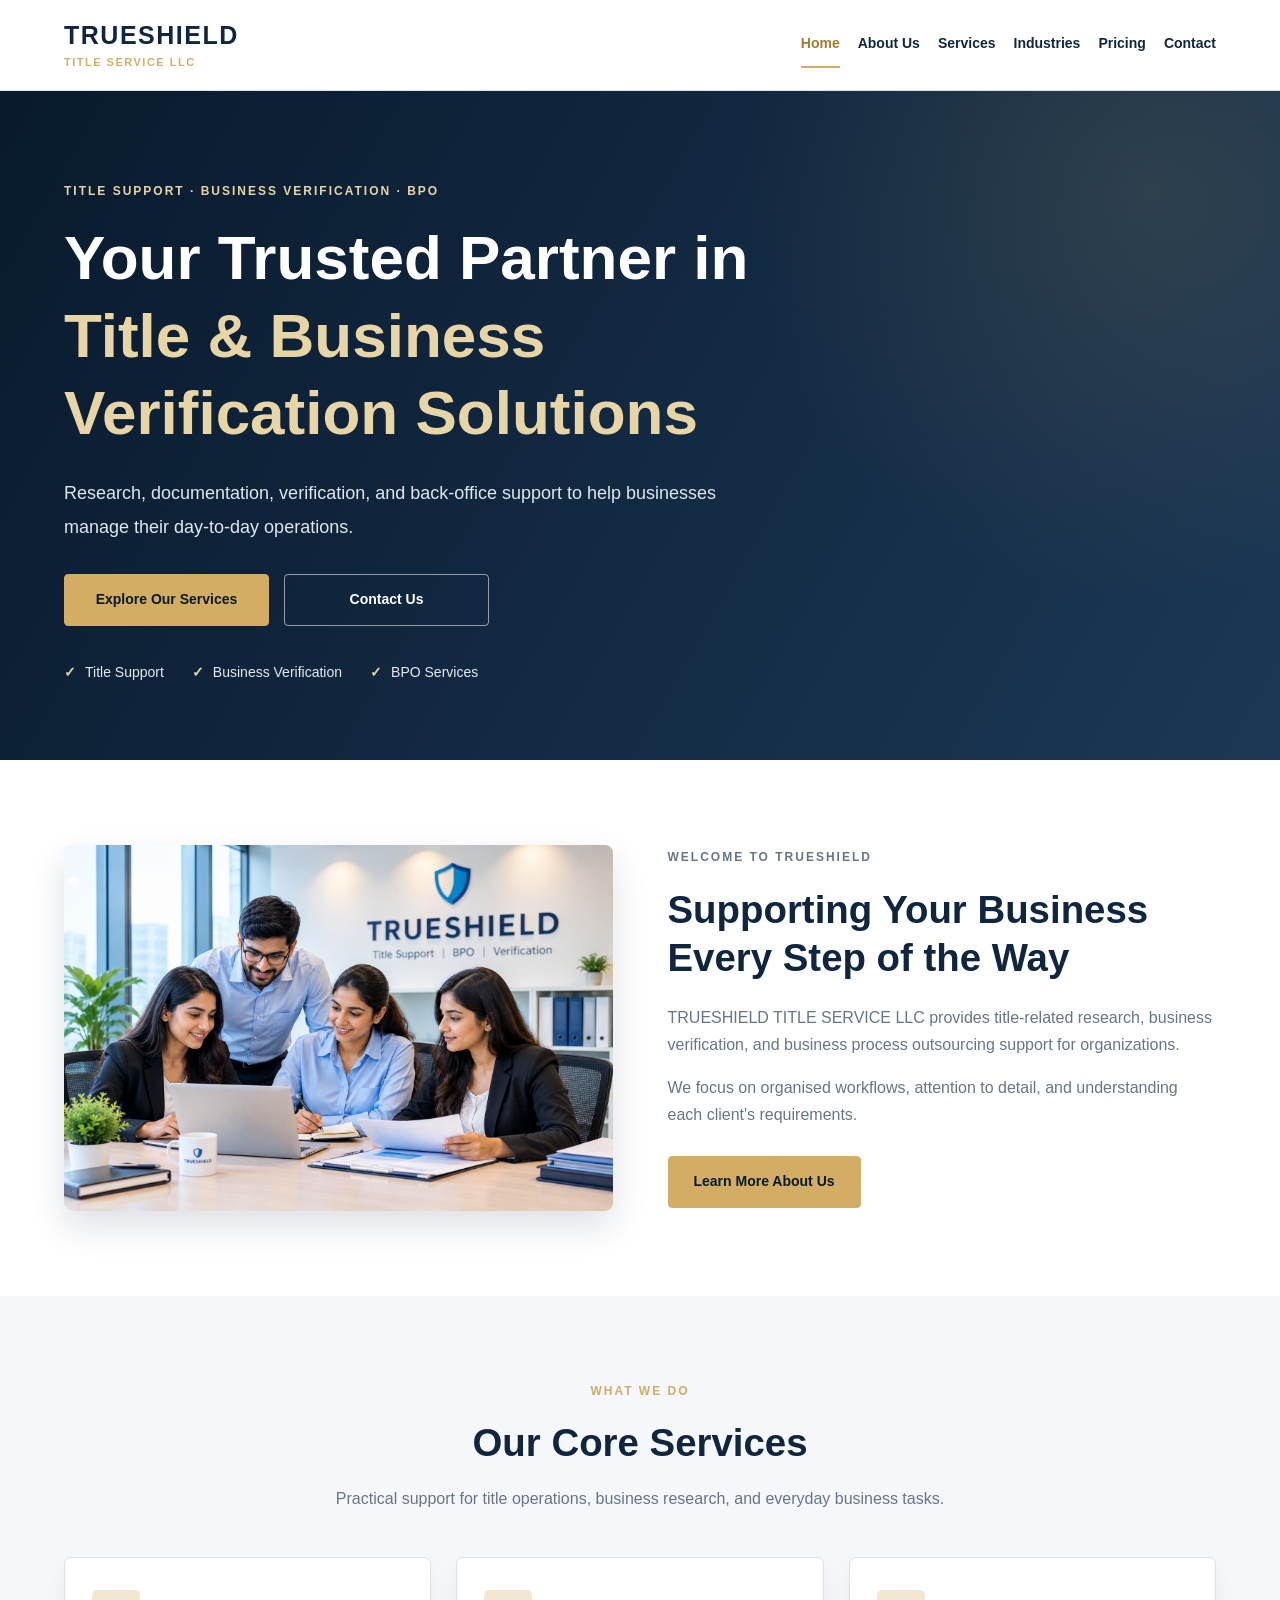
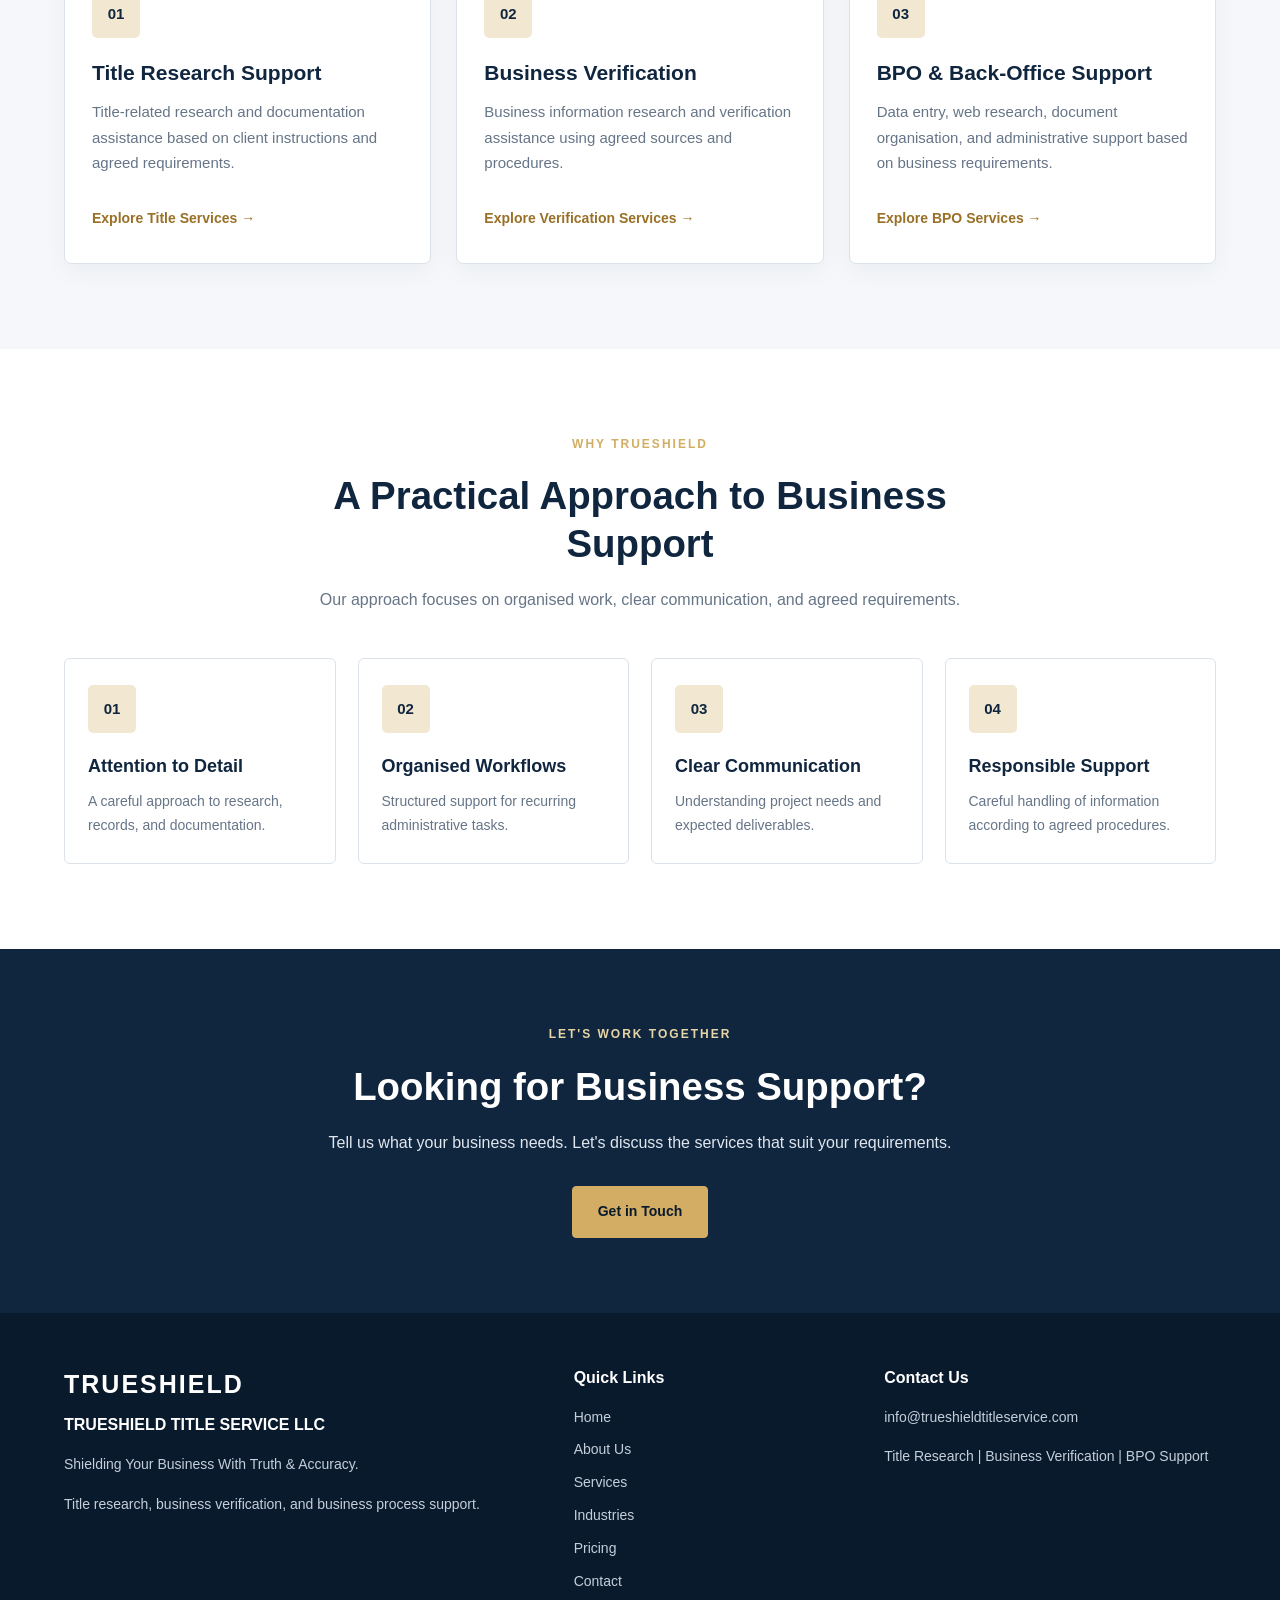
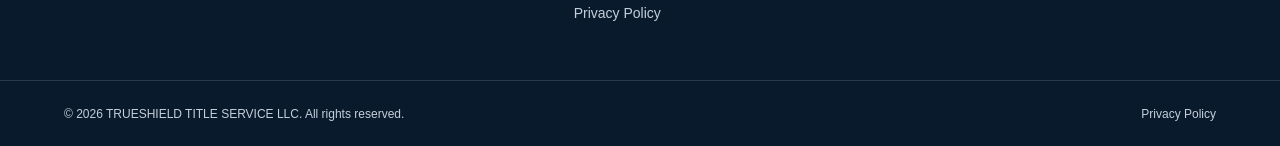
<file: index.html>
<!DOCTYPE html>
<html lang="en">
<head>
    <meta charset="UTF-8">
    <meta name="viewport" content="width=device-width, initial-scale=1.0">

    <title>TRUESHIELD TITLE SERVICE LLC | Title &amp; Business Support</title>

    <meta name="description" content="Trueshield Title Service LLC provides title research support, business verification assistance, and business process outsourcing services.">

    <link rel="stylesheet" href="style.css">
</head>
<body>

    <!-- HEADER -->
    <header class="site-header">
        <div class="container header-container">

            <a href="index.html" class="logo">
                TRUESHIELD
                <span>TITLE SERVICE LLC</span>
            </a>

            <button class="menu-toggle"
                    type="button"
                    aria-expanded="false"
                    aria-label="Toggle navigation">
                Menu
            </button>

            <nav class="main-nav" aria-label="Main navigation">
                <a href="index.html" class="active">Home</a>
                <a href="about.html">About Us</a>
                <a href="services.html">Services</a>
                <a href="industries.html">Industries</a>
                <a href="pricing.html">Pricing</a>
                <a href="contact.html">Contact</a>
            </nav>

        </div>
    </header>

    <main>

        <!-- HERO SECTION -->
        <section class="hero">
            <div class="container hero-content">

                <p class="eyebrow">
                    TITLE SUPPORT · BUSINESS VERIFICATION · BPO
                </p>

                <h1>
                    Your Trusted Partner in
                    <span>Title &amp; Business Verification Solutions</span>
                </h1>

                <p class="hero-description">
                    Research, documentation, verification, and
                    back-office support to help businesses manage
                    their day-to-day operations.
                </p>

                <div class="hero-buttons">
                    <a href="services.html" class="btn btn-primary">
                        Explore Our Services
                    </a>

                    <a href="contact.html" class="btn btn-outline">
                        Contact Us
                    </a>
                </div>

                <ul class="trust-list">
                    <li>Title Support</li>
                    <li>Business Verification</li>
                    <li>BPO Services</li>
                </ul>

            </div>
        </section>

        <!-- ABOUT SECTION -->
        <section class="section">
            <div class="container two-column">

                <div class="section-image">
                    <img
                        src="images/office.png"
                        alt="Professional office workspace"
                        loading="lazy">
                </div>

                <div class="section-content">
                    <p class="eyebrow">WELCOME TO TRUESHIELD</p>

                    <h2>
                        Supporting Your Business Every Step of the Way
                    </h2>

                    <p>
                        TRUESHIELD TITLE SERVICE LLC provides
                        title-related research, business verification,
                        and business process outsourcing support
                        for organizations.
                    </p>

                    <p>
                        We focus on organised workflows, attention
                        to detail, and understanding each client's
                        requirements.
                    </p>

                    <a href="about.html" class="btn btn-primary">
                        Learn More About Us
                    </a>
                </div>

            </div>
        </section>

        <!-- SERVICES SECTION -->
        <section class="section section-light">
            <div class="container">

                <div class="section-heading">
                    <p class="eyebrow">WHAT WE DO</p>
                    <h2>Our Core Services</h2>

                    <p>
                        Practical support for title operations,
                        business research, and everyday business tasks.
                    </p>
                </div>

                <div class="card-grid">

                    <article class="service-card">
                        <div class="card-icon">01</div>

                        <h3>Title Research Support</h3>

                        <p>
                            Title-related research and documentation
                            assistance based on client instructions
                            and agreed requirements.
                        </p>

                        <a href="title-services.html">
                            Explore Title Services →
                        </a>
                    </article>

                    <article class="service-card">
                        <div class="card-icon">02</div>

                        <h3>Business Verification</h3>

                        <p>
                            Business information research and
                            verification assistance using agreed
                            sources and procedures.
                        </p>

                        <a href="business-verification.html">
                            Explore Verification Services →
                        </a>
                    </article>

                    <article class="service-card">
                        <div class="card-icon">03</div>

                        <h3>BPO &amp; Back-Office Support</h3>

                        <p>
                            Data entry, web research, document
                            organisation, and administrative support
                            based on business requirements.
                        </p>

                        <a href="bpo-services.html">
                            Explore BPO Services →
                        </a>
                    </article>

                </div>
            </div>
        </section>

        <!-- WHY CHOOSE US -->
        <section class="section">
            <div class="container">

                <div class="section-heading">
                    <p class="eyebrow">WHY TRUESHIELD</p>

                    <h2>A Practical Approach to Business Support</h2>

                    <p>
                        Our approach focuses on organised work,
                        clear communication, and agreed requirements.
                    </p>
                </div>

                <div class="feature-grid">

                    <article class="feature-item">
                        <div class="card-icon">01</div>
                        <h3>Attention to Detail</h3>
                        <p>
                            A careful approach to research,
                            records, and documentation.
                        </p>
                    </article>

                    <article class="feature-item">
                        <div class="card-icon">02</div>
                        <h3>Organised Workflows</h3>
                        <p>
                            Structured support for recurring
                            administrative tasks.
                        </p>
                    </article>

                    <article class="feature-item">
                        <div class="card-icon">03</div>
                        <h3>Clear Communication</h3>
                        <p>
                            Understanding project needs
                            and expected deliverables.
                        </p>
                    </article>

                    <article class="feature-item">
                        <div class="card-icon">04</div>
                        <h3>Responsible Support</h3>
                        <p>
                            Careful handling of information
                            according to agreed procedures.
                        </p>
                    </article>

                </div>
            </div>
        </section>

        <!-- CONTACT SECTION -->
        <section class="cta-section">
            <div class="container cta-content">

                <p class="eyebrow">LET'S WORK TOGETHER</p>

                <h2>Looking for Business Support?</h2>

                <p>
                    Tell us what your business needs.
                    Let's discuss the services that suit your requirements.
                </p>

                <a href="contact.html" class="btn btn-primary">
                    Get in Touch
                </a>

            </div>
        </section>

    </main>

    <!-- FOOTER -->
    <footer class="site-footer">
        <div class="container footer-grid">

            <div class="footer-about">
                <a href="index.html" class="footer-logo">
                    TRUESHIELD
                </a>

                <h3>TRUESHIELD TITLE SERVICE LLC</h3>

                <p>
                    Shielding Your Business With Truth &amp; Accuracy.
                </p>

                <p>
                    Title research, business verification,
                    and business process support.
                </p>
            </div>

            <div class="footer-links">
                <h3>Quick Links</h3>

                <a href="index.html">Home</a>
                <a href="about.html">About Us</a>
                <a href="services.html">Services</a>
                <a href="industries.html">Industries</a>
                <a href="pricing.html">Pricing</a>
                <a href="contact.html">Contact</a>
                <a href="privacy.html">Privacy Policy</a>
            </div>

            <div class="footer-contact">
                <h3>Contact Us</h3>

                <p>
                    <a href="mailto:info@trueshieldtitleservice.com">
                        info@trueshieldtitleservice.com
                    </a>
                </p>

                <p>
                    Title Research | Business Verification | BPO Support
                </p>
            </div>

        </div>

        <div class="footer-bottom">
            <div class="container footer-bottom-content">
                <p>
                    &copy; 2026 TRUESHIELD TITLE SERVICE LLC.
                    All rights reserved.
                </p>

                <a href="privacy.html">Privacy Policy</a>
            </div>
        </div>
    </footer>

    <script src="script.js"></script>

</body>
</html>
</file>
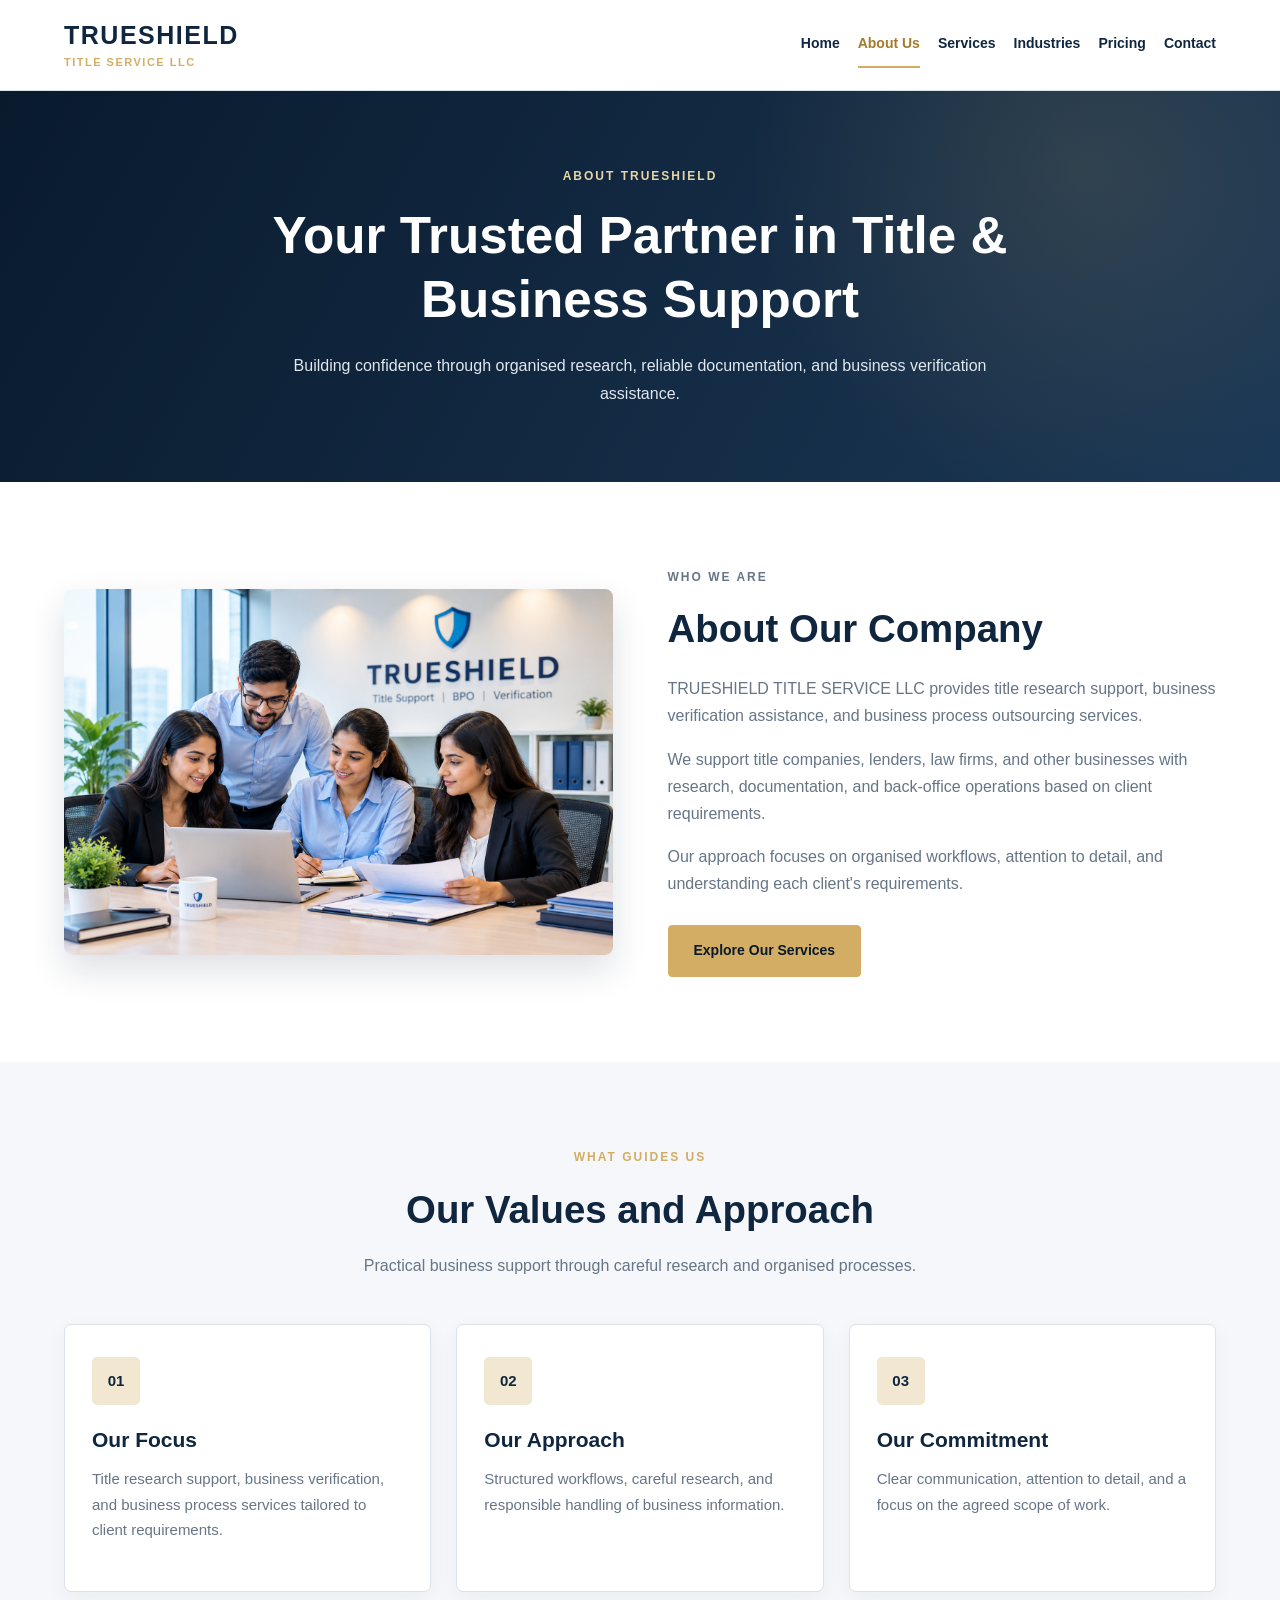
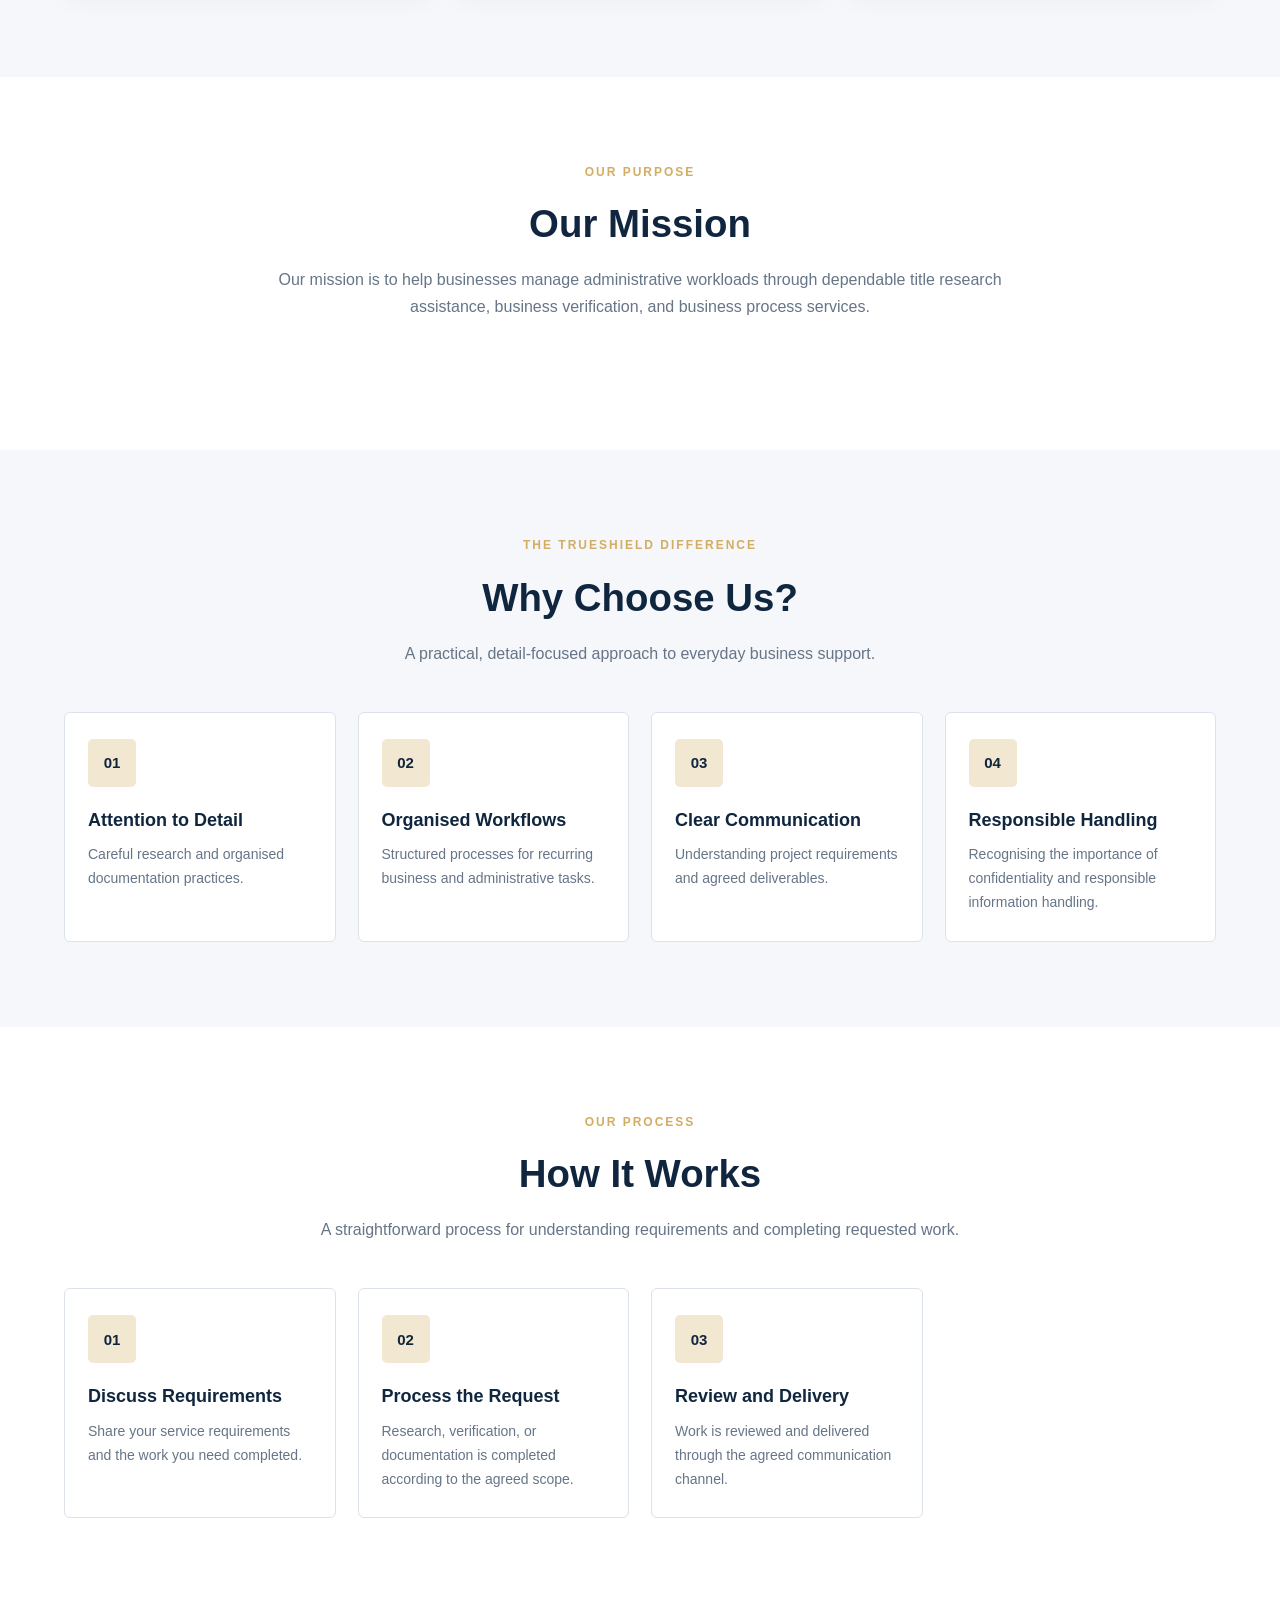
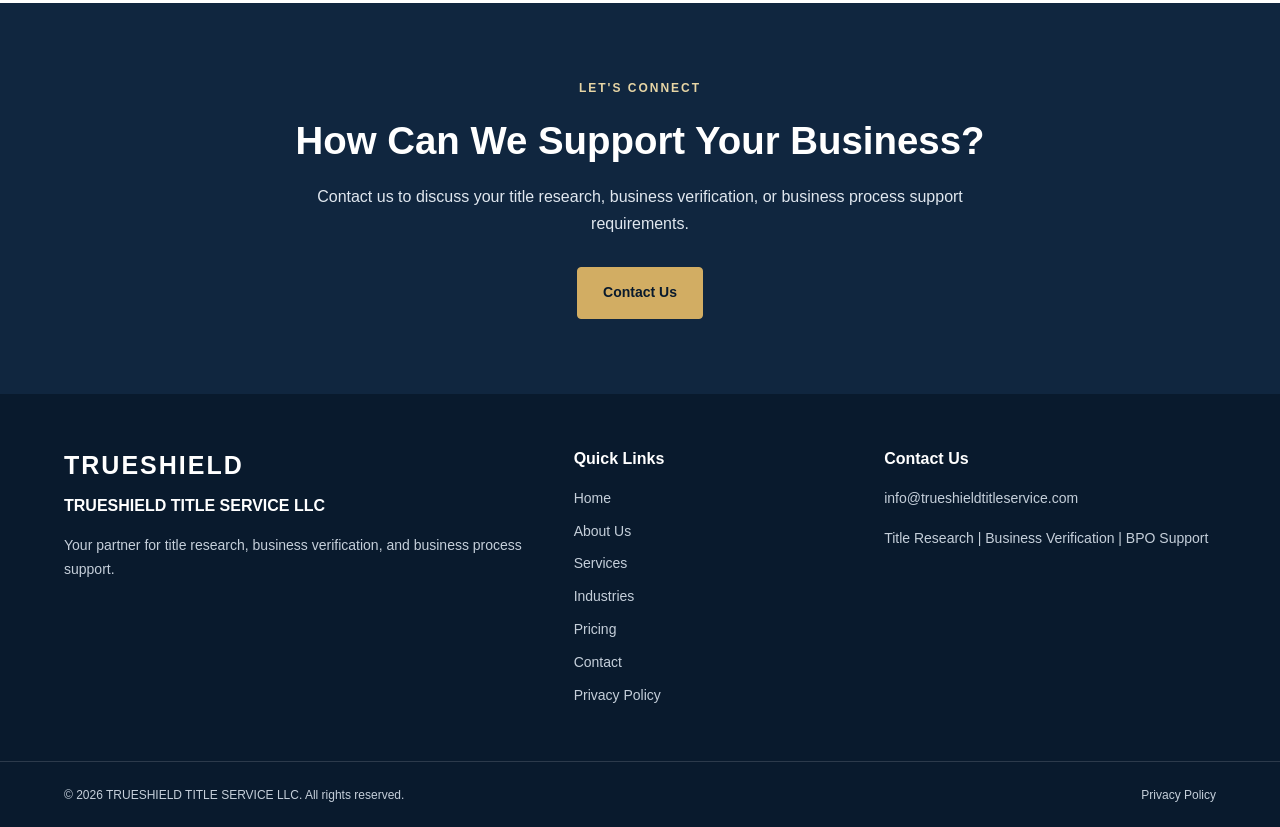
<file: about.html>
<!DOCTYPE html>
<html lang="en">
<head>
    <meta charset="UTF-8">
    <meta name="viewport" content="width=device-width, initial-scale=1.0">

    <title>About Us | TRUESHIELD TITLE SERVICE LLC</title>
    <meta name="description" content="Learn about Trueshield Title Service LLC and our title research, business verification, and BPO support services.">

    <link rel="stylesheet" href="style.css">
</head>
<body>

<header class="site-header">
    <div class="container header-container">
        <a href="index.html" class="logo">
            TRUESHIELD
            <span>TITLE SERVICE LLC</span>
        </a>

        <button class="menu-toggle" type="button"
                aria-expanded="false" aria-label="Toggle navigation">
            Menu
        </button>

        <nav class="main-nav" aria-label="Main navigation">
            <a href="index.html">Home</a>
            <a href="about.html" class="active">About Us</a>
            <a href="services.html">Services</a>
            <a href="industries.html">Industries</a>
            <a href="pricing.html">Pricing</a>
            <a href="contact.html">Contact</a>
        </nav>
    </div>
</header>

<main>

    <section class="page-hero">
        <div class="container">
            <p class="eyebrow">ABOUT TRUESHIELD</p>
            <h1>Your Trusted Partner in Title &amp; Business Support</h1>
            <p>
                Building confidence through organised research,
                reliable documentation, and business verification assistance.
            </p>
        </div>
    </section>

    <section class="section">
        <div class="container two-column">

            <div class="section-image">
                <img src="images/office.png"
                     alt="Professional office workspace">
            </div>

            <div class="section-content">
                <p class="eyebrow">WHO WE ARE</p>
                <h2>About Our Company</h2>

                <p>
                    TRUESHIELD TITLE SERVICE LLC provides title research
                    support, business verification assistance, and
                    business process outsourcing services.
                </p>

                <p>
                    We support title companies, lenders, law firms,
                    and other businesses with research, documentation,
                    and back-office operations based on client requirements.
                </p>

                <p>
                    Our approach focuses on organised workflows,
                    attention to detail, and understanding each
                    client's requirements.
                </p>

                <a href="services.html" class="btn btn-primary">
                    Explore Our Services
                </a>
            </div>

        </div>
    </section>

    <section class="section section-light">
        <div class="container">

            <div class="section-heading">
                <p class="eyebrow">WHAT GUIDES US</p>
                <h2>Our Values and Approach</h2>
                <p>
                    Practical business support through careful research
                    and organised processes.
                </p>
            </div>

            <div class="card-grid">

                <article class="service-card">
                    <div class="card-icon">01</div>
                    <h3>Our Focus</h3>
                    <p>
                        Title research support, business verification,
                        and business process services tailored to
                        client requirements.
                    </p>
                </article>

                <article class="service-card">
                    <div class="card-icon">02</div>
                    <h3>Our Approach</h3>
                    <p>
                        Structured workflows, careful research,
                        and responsible handling of business information.
                    </p>
                </article>

                <article class="service-card">
                    <div class="card-icon">03</div>
                    <h3>Our Commitment</h3>
                    <p>
                        Clear communication, attention to detail,
                        and a focus on the agreed scope of work.
                    </p>
                </article>

            </div>
        </div>
    </section>

    <section class="section">
        <div class="container section-heading">
            <p class="eyebrow">OUR PURPOSE</p>
            <h2>Our Mission</h2>
            <p>
                Our mission is to help businesses manage administrative
                workloads through dependable title research assistance,
                business verification, and business process services.
            </p>
        </div>
    </section>

    <section class="section section-light">
        <div class="container">

            <div class="section-heading">
                <p class="eyebrow">THE TRUESHIELD DIFFERENCE</p>
                <h2>Why Choose Us?</h2>
                <p>
                    A practical, detail-focused approach to everyday
                    business support.
                </p>
            </div>

            <div class="feature-grid">

                <article class="feature-item">
                    <div class="card-icon">01</div>
                    <h3>Attention to Detail</h3>
                    <p>
                        Careful research and organised
                        documentation practices.
                    </p>
                </article>

                <article class="feature-item">
                    <div class="card-icon">02</div>
                    <h3>Organised Workflows</h3>
                    <p>
                        Structured processes for recurring
                        business and administrative tasks.
                    </p>
                </article>

                <article class="feature-item">
                    <div class="card-icon">03</div>
                    <h3>Clear Communication</h3>
                    <p>
                        Understanding project requirements
                        and agreed deliverables.
                    </p>
                </article>

                <article class="feature-item">
                    <div class="card-icon">04</div>
                    <h3>Responsible Handling</h3>
                    <p>
                        Recognising the importance of confidentiality
                        and responsible information handling.
                    </p>
                </article>

            </div>
        </div>
    </section>

    <section class="section">
        <div class="container">

            <div class="section-heading">
                <p class="eyebrow">OUR PROCESS</p>
                <h2>How It Works</h2>
                <p>
                    A straightforward process for understanding
                    requirements and completing requested work.
                </p>
            </div>

            <div class="feature-grid">

                <article class="feature-item">
                    <div class="card-icon">01</div>
                    <h3>Discuss Requirements</h3>
                    <p>
                        Share your service requirements and
                        the work you need completed.
                    </p>
                </article>

                <article class="feature-item">
                    <div class="card-icon">02</div>
                    <h3>Process the Request</h3>
                    <p>
                        Research, verification, or documentation
                        is completed according to the agreed scope.
                    </p>
                </article>

                <article class="feature-item">
                    <div class="card-icon">03</div>
                    <h3>Review and Delivery</h3>
                    <p>
                        Work is reviewed and delivered through
                        the agreed communication channel.
                    </p>
                </article>

            </div>
        </div>
    </section>

    <section class="cta-section">
        <div class="container cta-content">
            <p class="eyebrow">LET'S CONNECT</p>
            <h2>How Can We Support Your Business?</h2>
            <p>
                Contact us to discuss your title research,
                business verification, or business process
                support requirements.
            </p>
            <a class="btn btn-primary" href="contact.html">
                Contact Us
            </a>
        </div>
    </section>

</main>

<footer class="site-footer">
    <div class="container footer-grid">

        <div class="footer-about">
            <a href="index.html" class="footer-logo">TRUESHIELD</a>
            <h3>TRUESHIELD TITLE SERVICE LLC</h3>
            <p>
                Your partner for title research, business verification,
                and business process support.
            </p>
        </div>

        <div class="footer-links">
            <h3>Quick Links</h3>
            <a href="index.html">Home</a>
            <a href="about.html">About Us</a>
            <a href="services.html">Services</a>
            <a href="industries.html">Industries</a>
            <a href="pricing.html">Pricing</a>
            <a href="contact.html">Contact</a>
            <a href="privacy.html">Privacy Policy</a>
        </div>

        <div class="footer-contact">
            <h3>Contact Us</h3>
            <p>
                <a href="mailto:info@trueshieldtitleservice.com">
                    info@trueshieldtitleservice.com
                </a>
            </p>
            <p>
                Title Research | Business Verification | BPO Support
            </p>
        </div>

    </div>

    <div class="footer-bottom">
        <div class="container footer-bottom-content">
            <p>
                &copy; 2026 TRUESHIELD TITLE SERVICE LLC.
                All rights reserved.
            </p>
            <a href="privacy.html">Privacy Policy</a>
        </div>
    </div>
</footer>

<script src="script.js"></script>

</body>
</html>
</file>
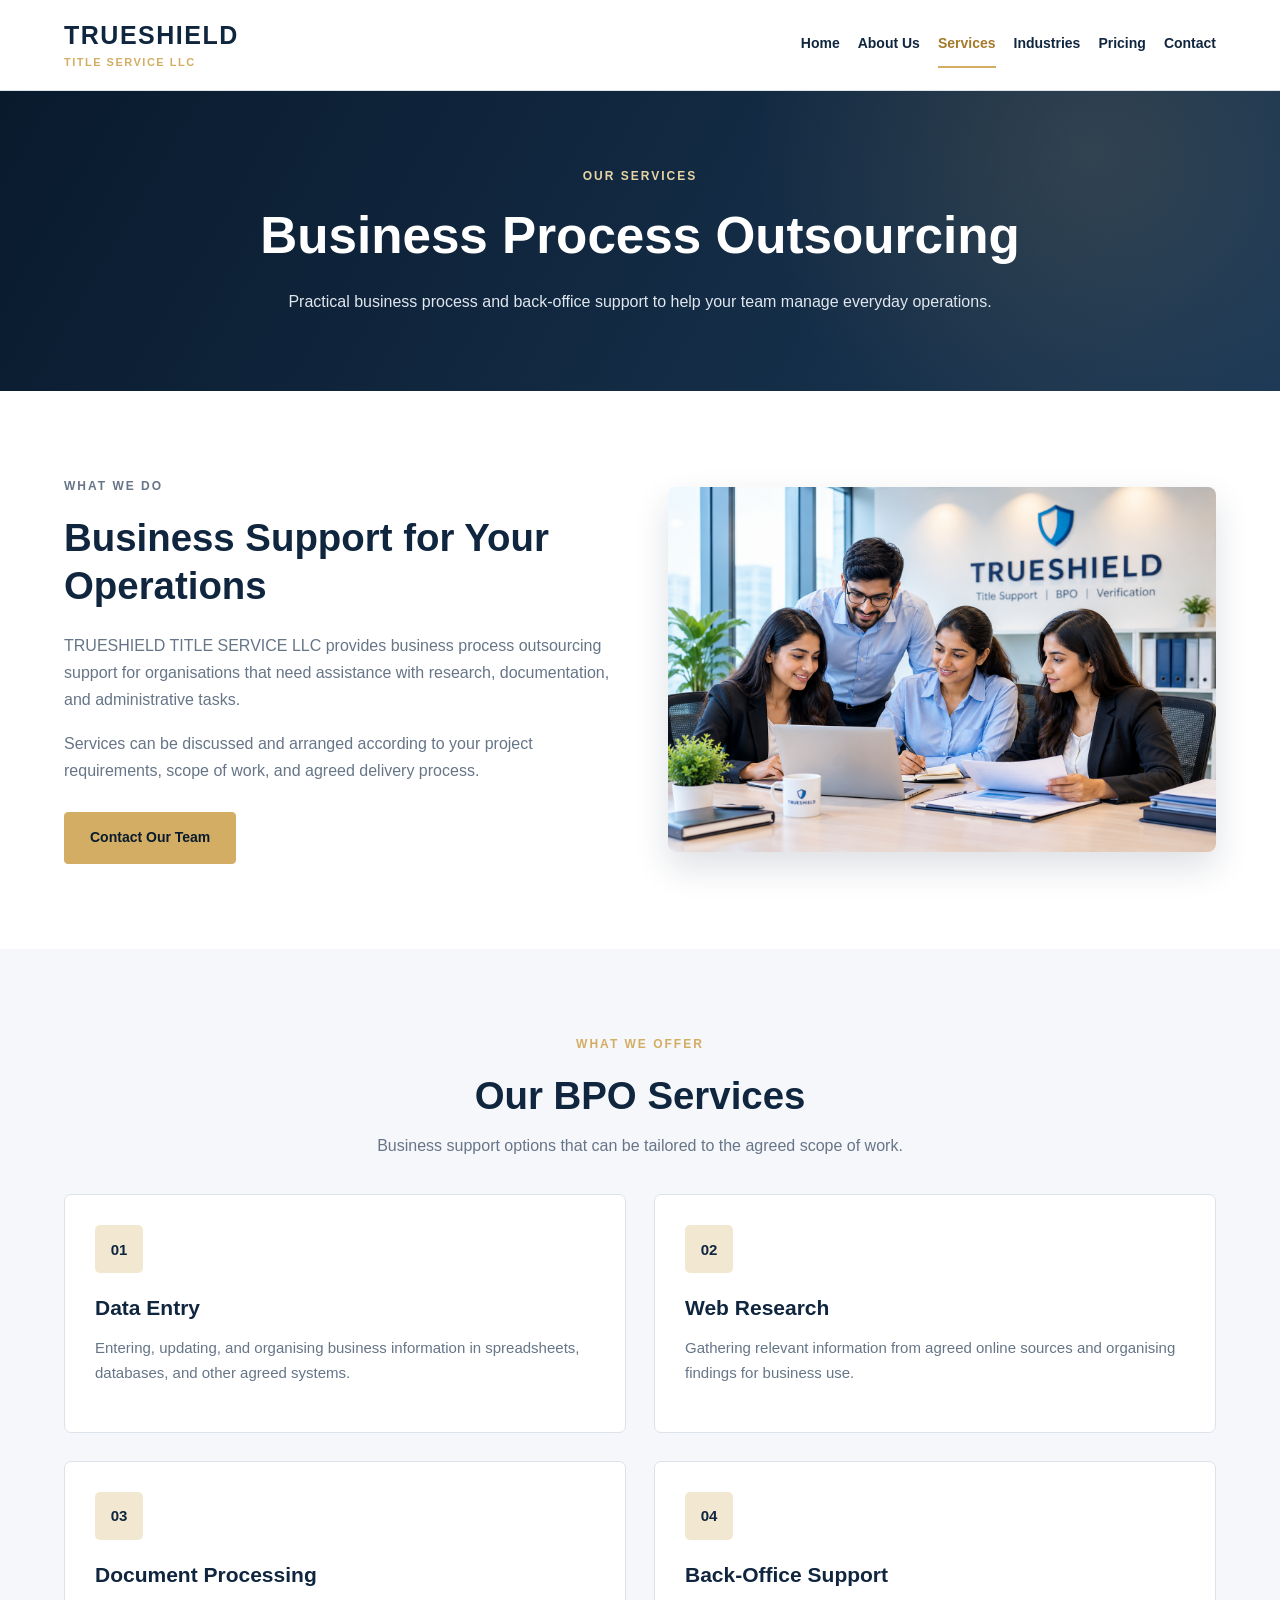
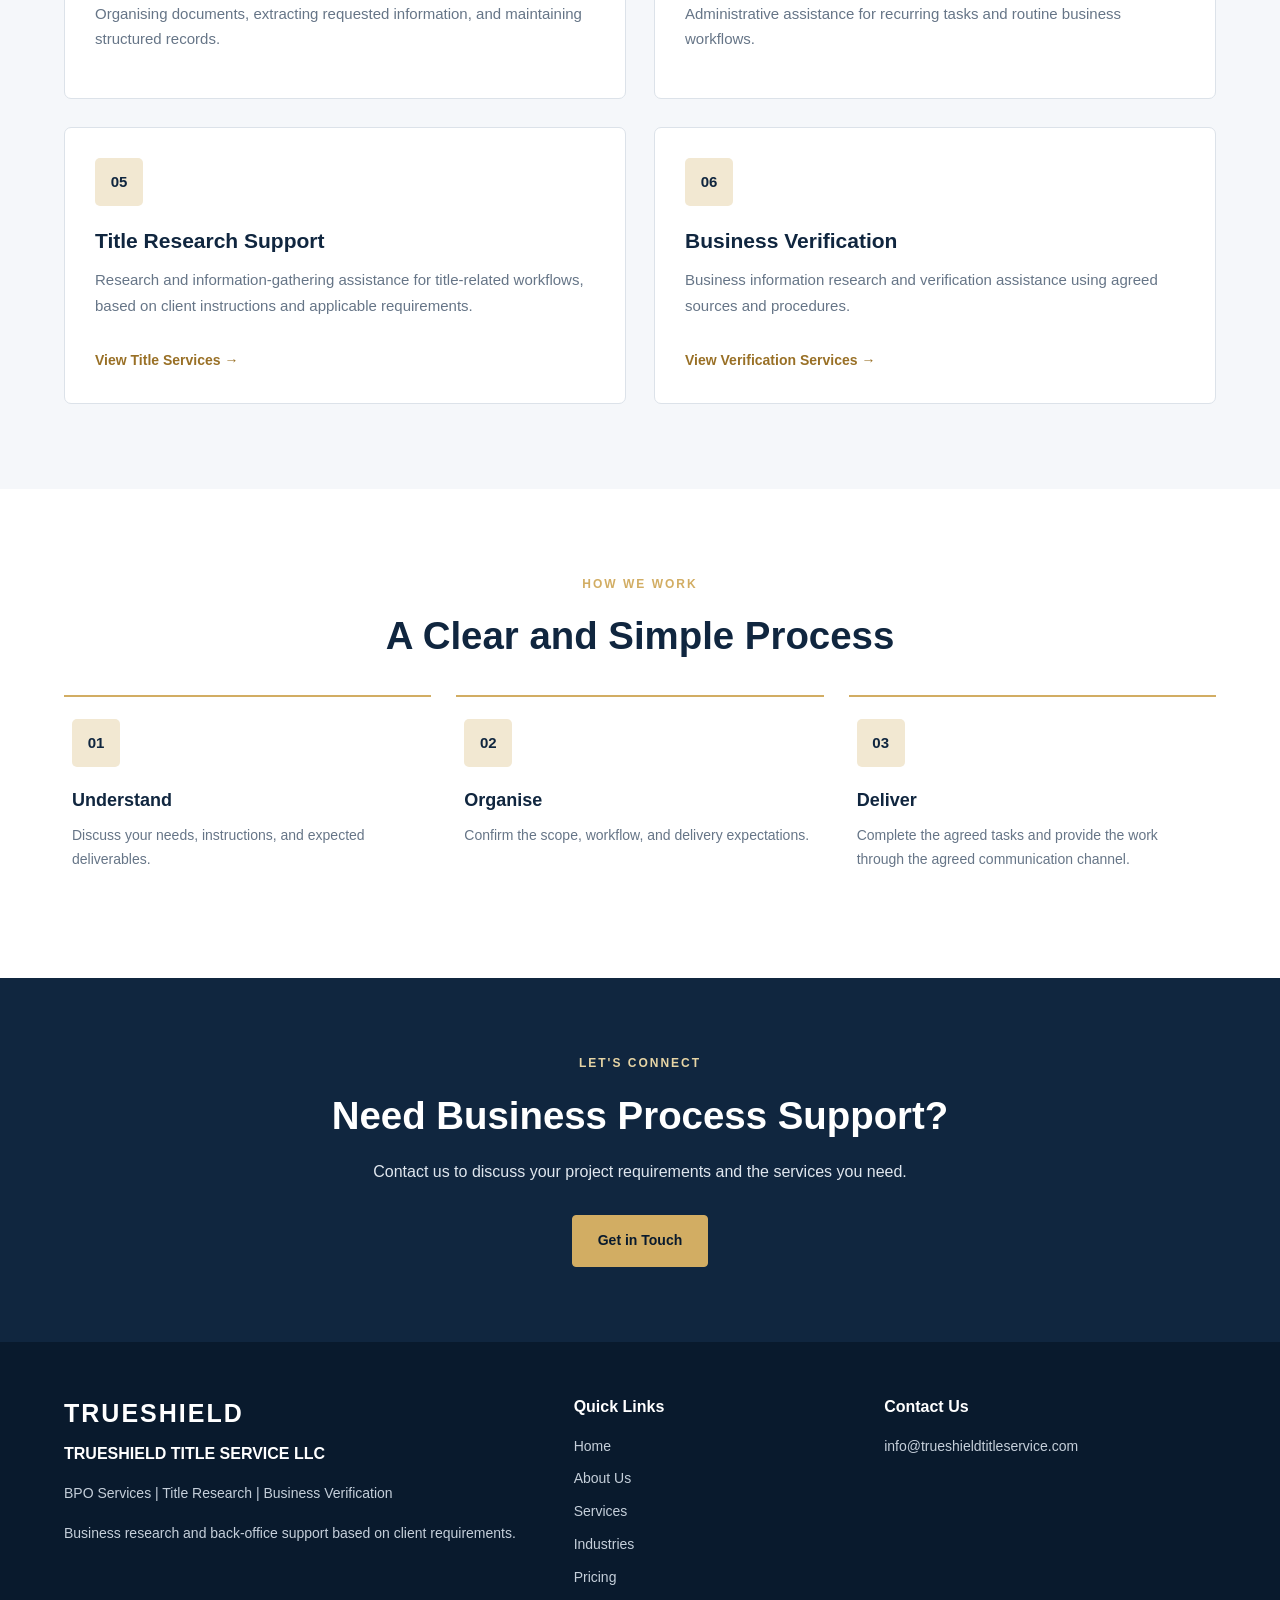
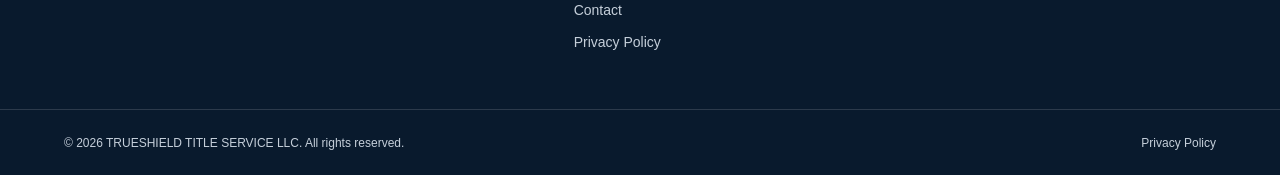
<file: bpo-services.html>
<!DOCTYPE html>
<html lang="en">
<head>
    <meta charset="UTF-8">
    <meta name="viewport" content="width=device-width, initial-scale=1.0">

    <title>BPO Services | TRUESHIELD TITLE SERVICE LLC</title>
    <meta name="description" content="Explore business process outsourcing, title research support, business verification, data entry, and back-office services from Trueshield Title Service LLC.">

    <link rel="stylesheet" href="style.css">
</head>

<body class="bpo-services">

<header class="site-header">
    <div class="container header-container">

        <a href="index.html" class="logo">
            TRUESHIELD
            <span>TITLE SERVICE LLC</span>
        </a>

        <button class="menu-toggle"
                type="button"
                aria-expanded="false"
                aria-label="Toggle navigation">
            Menu
        </button>

        <nav class="main-nav" aria-label="Main navigation">
            <a href="index.html">Home</a>
            <a href="about.html">About Us</a>
            <a href="services.html" class="active">Services</a>
            <a href="industries.html">Industries</a>
            <a href="pricing.html">Pricing</a>
            <a href="contact.html">Contact</a>
        </nav>

    </div>
</header>

<main>

    <!-- PAGE BANNER -->
    <section class="page-hero">
        <div class="container">
            <p class="eyebrow">OUR SERVICES</p>
            <h1>Business Process Outsourcing</h1>
            <p>
                Practical business process and back-office support
                to help your team manage everyday operations.
            </p>
        </div>
    </section>

    <!-- INTRODUCTION -->
    <section class="section">
        <div class="container two-column">

            <div class="section-content">
                <p class="eyebrow">WHAT WE DO</p>
                <h2>Business Support for Your Operations</h2>

                <p>
                    TRUESHIELD TITLE SERVICE LLC provides business
                    process outsourcing support for organisations
                    that need assistance with research, documentation,
                    and administrative tasks.
                </p>

                <p>
                    Services can be discussed and arranged according
                    to your project requirements, scope of work,
                    and agreed delivery process.
                </p>

                <a href="contact.html" class="btn btn-primary">
                    Contact Our Team
                </a>
            </div>

            <div class="section-image">
                <img src="images/office.png"
                     alt="Professional office workspace"
                     loading="lazy">
            </div>

        </div>
    </section>

    <!-- BPO SERVICES -->
    <section class="section section-light">
        <div class="container">

            <div class="section-heading">
                <p class="eyebrow">WHAT WE OFFER</p>
                <h2>Our BPO Services</h2>
                <p>
                    Business support options that can be tailored
                    to the agreed scope of work.
                </p>
            </div>

            <div class="card-grid">

                <article class="service-card">
                    <div class="card-icon">01</div>
                    <h3>Data Entry</h3>
                    <p>
                        Entering, updating, and organising business
                        information in spreadsheets, databases,
                        and other agreed systems.
                    </p>
                </article>

                <article class="service-card">
                    <div class="card-icon">02</div>
                    <h3>Web Research</h3>
                    <p>
                        Gathering relevant information from
                        agreed online sources and organising
                        findings for business use.
                    </p>
                </article>

                <article class="service-card">
                    <div class="card-icon">03</div>
                    <h3>Document Processing</h3>
                    <p>
                        Organising documents, extracting requested
                        information, and maintaining structured records.
                    </p>
                </article>

                <article class="service-card">
                    <div class="card-icon">04</div>
                    <h3>Back-Office Support</h3>
                    <p>
                        Administrative assistance for recurring
                        tasks and routine business workflows.
                    </p>
                </article>

                <article class="service-card">
                    <div class="card-icon">05</div>
                    <h3>Title Research Support</h3>
                    <p>
                        Research and information-gathering assistance
                        for title-related workflows, based on client
                        instructions and applicable requirements.
                    </p>
                    <a href="title-services.html">
                        View Title Services →
                    </a>
                </article>

                <article class="service-card">
                    <div class="card-icon">06</div>
                    <h3>Business Verification</h3>
                    <p>
                        Business information research and
                        verification assistance using agreed
                        sources and procedures.
                    </p>
                    <a href="business-verification.html">
                        View Verification Services →
                    </a>
                </article>

            </div>
        </div>
    </section>

    <!-- OUR WORK PROCESS -->
    <section class="section">
        <div class="container">

            <div class="section-heading">
                <p class="eyebrow">HOW WE WORK</p>
                <h2>A Clear and Simple Process</h2>
            </div>

            <div class="feature-grid">

                <article class="feature-item">
                    <div class="card-icon">01</div>
                    <h3>Understand</h3>
                    <p>
                        Discuss your needs, instructions,
                        and expected deliverables.
                    </p>
                </article>

                <article class="feature-item">
                    <div class="card-icon">02</div>
                    <h3>Organise</h3>
                    <p>
                        Confirm the scope, workflow,
                        and delivery expectations.
                    </p>
                </article>

                <article class="feature-item">
                    <div class="card-icon">03</div>
                    <h3>Deliver</h3>
                    <p>
                        Complete the agreed tasks and
                        provide the work through the
                        agreed communication channel.
                    </p>
                </article>

            </div>
        </div>
    </section>

    <!-- CONTACT CTA -->
    <section class="cta-section">
        <div class="container cta-content">
            <p class="eyebrow">LET'S CONNECT</p>
            <h2>Need Business Process Support?</h2>
            <p>
                Contact us to discuss your project requirements
                and the services you need.
            </p>
            <a href="contact.html" class="btn btn-primary">
                Get in Touch
            </a>
        </div>
    </section>

</main>

<!-- FOOTER -->
<footer class="site-footer">
    <div class="container footer-grid">

        <div class="footer-about">
            <a href="index.html" class="footer-logo">TRUESHIELD</a>
            <h3>TRUESHIELD TITLE SERVICE LLC</h3>
            <p>
                BPO Services | Title Research | Business Verification
            </p>
            <p>
                Business research and back-office support
                based on client requirements.
            </p>
        </div>

        <div class="footer-links">
            <h3>Quick Links</h3>
            <a href="index.html">Home</a>
            <a href="about.html">About Us</a>
            <a href="services.html">Services</a>
            <a href="industries.html">Industries</a>
            <a href="pricing.html">Pricing</a>
            <a href="contact.html">Contact</a>
            <a href="privacy.html">Privacy Policy</a>
        </div>

        <div class="footer-contact">
            <h3>Contact Us</h3>
            <p>
                <a href="mailto:info@trueshieldtitleservice.com">
                    info@trueshieldtitleservice.com
                </a>
            </p>
        </div>

    </div>

    <div class="footer-bottom">
        <div class="container footer-bottom-content">
            <p>
                &copy; <span id="current-year">2026</span>
                TRUESHIELD TITLE SERVICE LLC. All rights reserved.
            </p>
            <a href="privacy.html">Privacy Policy</a>
        </div>
    </div>
</footer>

<script src="script.js"></script>
<script>
    const yearElement = document.getElementById("current-year");
    if (yearElement) {
        yearElement.textContent = new Date().getFullYear();
    }
</script>

</body>
</html>
</file>
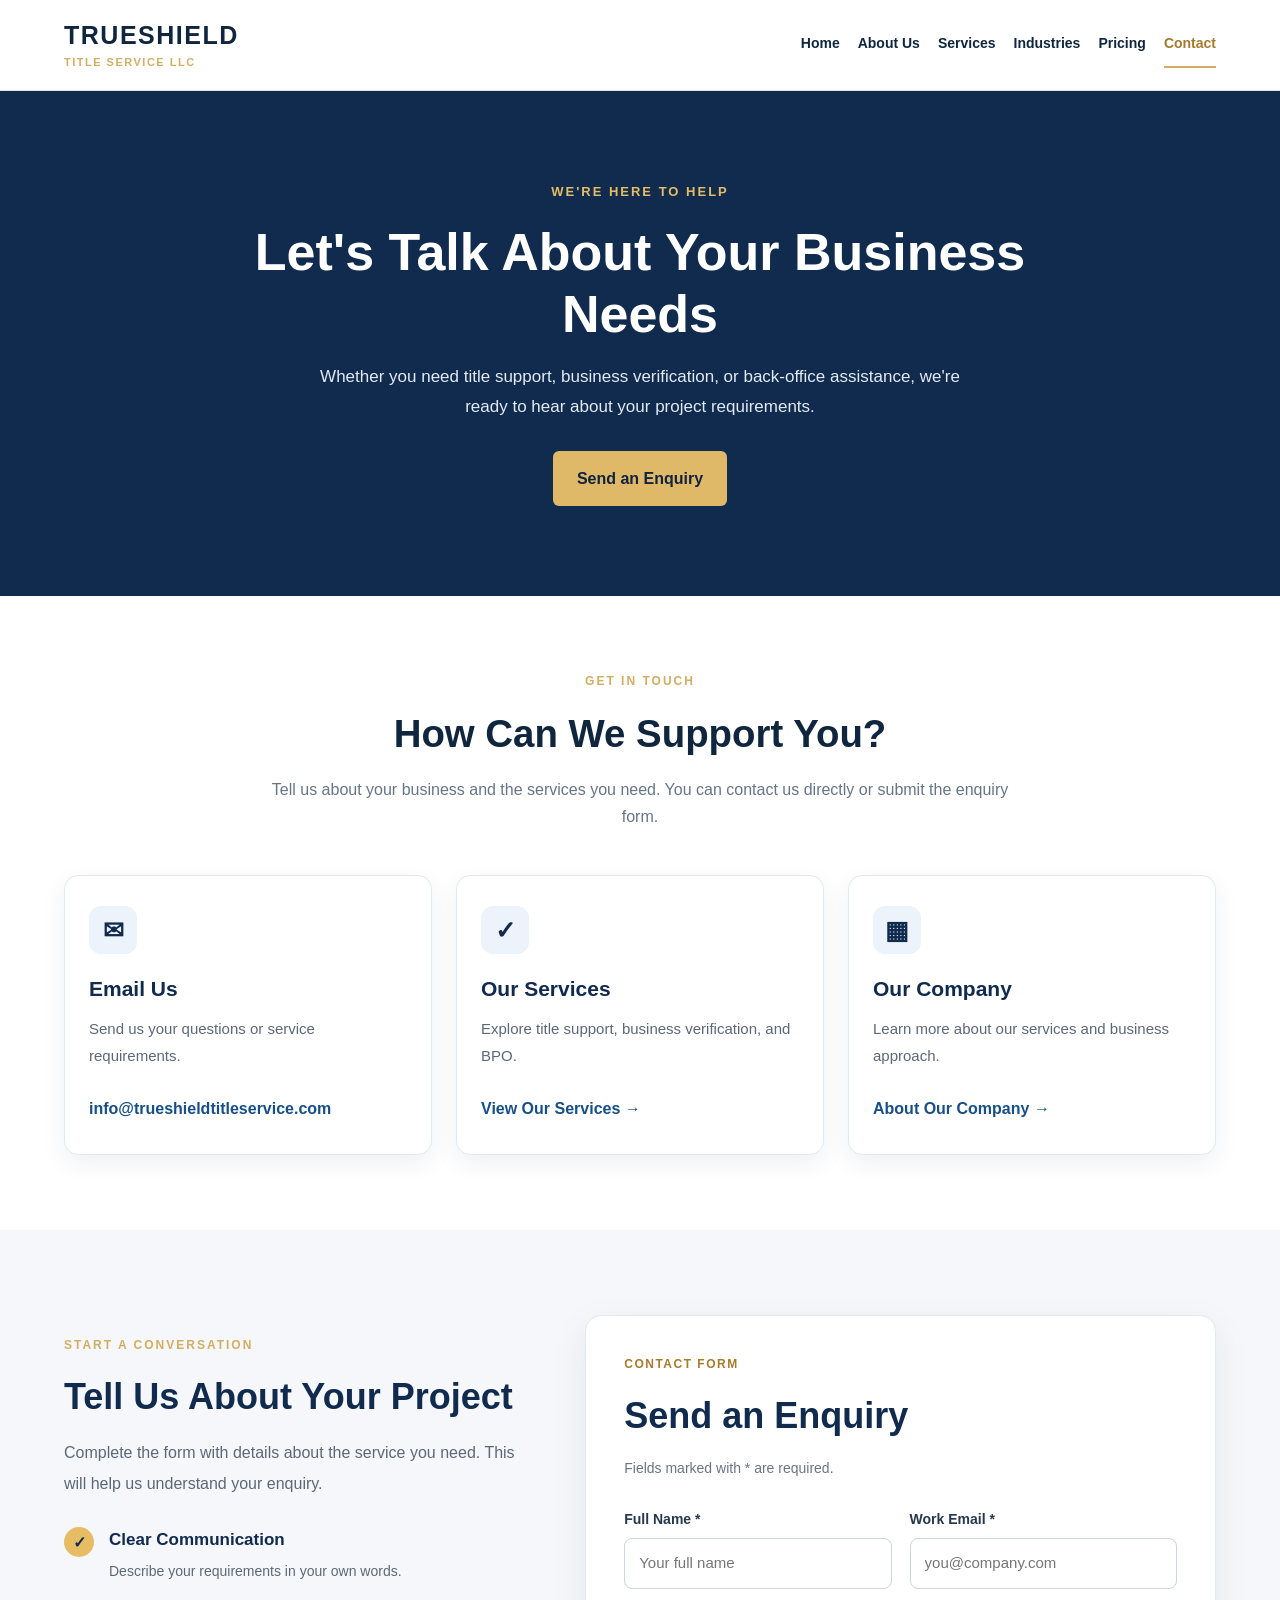
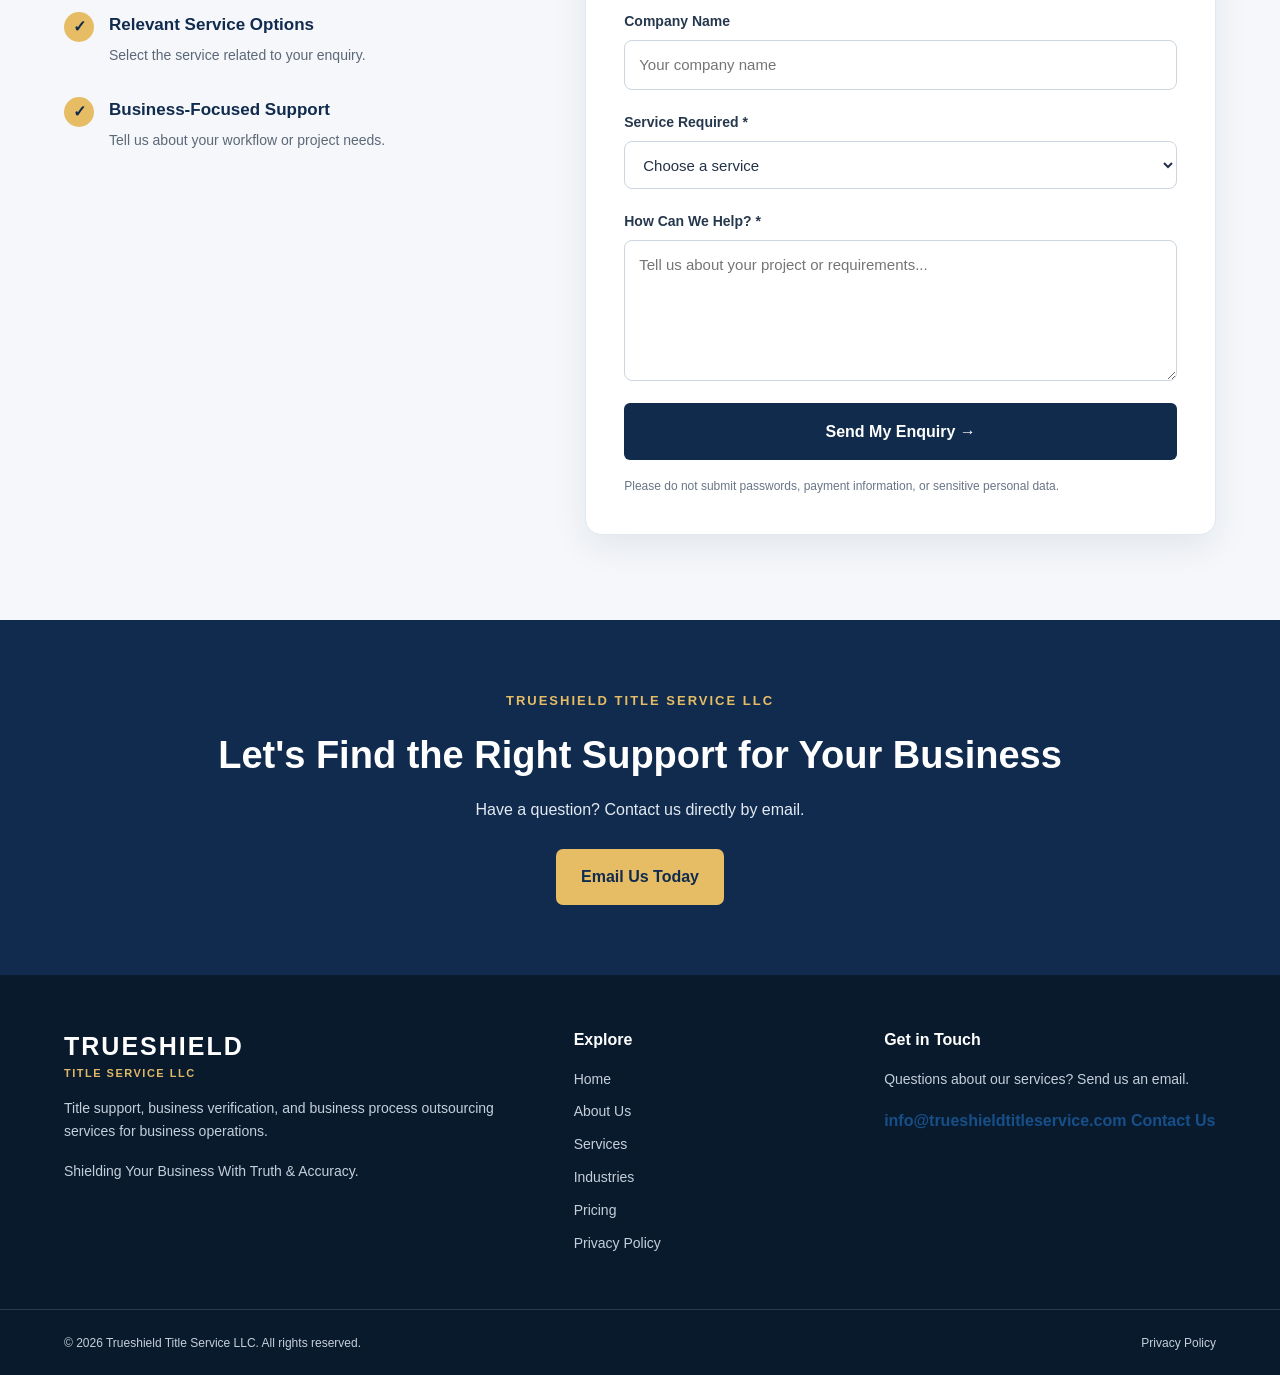
<file: contact.html>
<!DOCTYPE html>
<html lang="en">
<head>
    <meta charset="UTF-8">
    <meta name="viewport" content="width=device-width, initial-scale=1.0">

    <title>Contact Us | Trueshield Title Service LLC</title>
    <meta name="description" content="Contact Trueshield Title Service LLC for title support, business verification, and BPO services.">

    <link rel="stylesheet" href="style.css">
</head>

<body>

<header class="site-header">
    <div class="container header-container">
        <a href="index.html" class="logo">
            TRUESHIELD
            <span>TITLE SERVICE LLC</span>
        </a>

        <button class="menu-toggle" type="button"
                aria-expanded="false" aria-label="Toggle navigation">
            Menu
        </button>

        <nav class="main-nav" aria-label="Main navigation">
            <a href="index.html">Home</a>
            <a href="about.html">About Us</a>
            <a href="services.html">Services</a>
            <a href="industries.html">Industries</a>
            <a href="pricing.html">Pricing</a>
            <a href="contact.html" class="active">Contact</a>
        </nav>
    </div>
</header>

<main>

    <!-- HERO -->
    <section class="contact-hero">
        <div class="container contact-hero-content">
            <p class="eyebrow">WE'RE HERE TO HELP</p>
            <h1>Let's Talk About Your Business Needs</h1>
            <p>
                Whether you need title support, business verification,
                or back-office assistance, we're ready to hear about
                your project requirements.
            </p>
            <a href="#contact-form" class="button">Send an Enquiry</a>
        </div>
    </section>

    <!-- CONTACT DETAILS -->
    <section class="section contact-intro">
        <div class="container">

            <div class="section-heading">
                <p class="eyebrow">GET IN TOUCH</p>
                <h2>How Can We Support You?</h2>
                <p>
                    Tell us about your business and the services you need.
                    You can contact us directly or submit the enquiry form.
                </p>
            </div>

            <div class="contact-info-grid">

                <article class="contact-info-card">
                    <div class="contact-icon" aria-hidden="true">✉</div>
                    <h3>Email Us</h3>
                    <p>Send us your questions or service requirements.</p>
                    <a href="mailto:info@trueshieldtitleservice.com">
                        info@trueshieldtitleservice.com
                    </a>
                </article>

                <article class="contact-info-card">
                    <div class="contact-icon" aria-hidden="true">✓</div>
                    <h3>Our Services</h3>
                    <p>Explore title support, business verification, and BPO.</p>
                    <a href="services.html">View Our Services →</a>
                </article>

                <article class="contact-info-card">
                    <div class="contact-icon" aria-hidden="true">▦</div>
                    <h3>Our Company</h3>
                    <p>Learn more about our services and business approach.</p>
                    <a href="about.html">About Our Company →</a>
                </article>

            </div>
        </div>
    </section>

    <!-- ENQUIRY FORM -->
    <section class="section section-light" id="contact-form">
        <div class="container contact-form-layout">

            <div class="contact-form-info">
                <p class="eyebrow">START A CONVERSATION</p>
                <h2>Tell Us About Your Project</h2>
                <p>
                    Complete the form with details about the service
                    you need. This will help us understand your enquiry.
                </p>

                <div class="contact-promise">
                    <span class="promise-check">✓</span>
                    <div>
                        <h3>Clear Communication</h3>
                        <p>Describe your requirements in your own words.</p>
                    </div>
                </div>

                <div class="contact-promise">
                    <span class="promise-check">✓</span>
                    <div>
                        <h3>Relevant Service Options</h3>
                        <p>Select the service related to your enquiry.</p>
                    </div>
                </div>

                <div class="contact-promise">
                    <span class="promise-check">✓</span>
                    <div>
                        <h3>Business-Focused Support</h3>
                        <p>Tell us about your workflow or project needs.</p>
                    </div>
                </div>
            </div>

            <div class="contact-form-card">
                <div class="form-heading">
                    <p class="eyebrow">CONTACT FORM</p>
                    <h2>Send an Enquiry</h2>
                    <p>Fields marked with * are required.</p>
                </div>

                <form class="contact-form"
                      action="https://formsubmit.co/info@trueshieldtitleservice.com"
                      method="POST">

                    <input type="hidden" name="_subject"
                           value="New Website Enquiry - Trueshield Title Service LLC">
                    <input type="hidden" name="_template" value="table">
                    <input type="hidden" name="_captcha" value="true">

                    <!-- Remove this redirect if you have not created thank-you.html -->
                    <!-- Update the URL if your GitHub Pages address is different -->
                    <input type="hidden" name="_next"
                           value="https://sinchanapy.github.io/trueshield-website/thank-you.html">

                    <div class="form-row">
                        <div class="form-group">
                            <label for="name">Full Name *</label>
                            <input type="text" id="name" name="name"
                                   placeholder="Your full name"
                                   autocomplete="name" required>
                        </div>

                        <div class="form-group">
                            <label for="email">Work Email *</label>
                            <input type="email" id="email" name="email"
                                   placeholder="you@company.com"
                                   autocomplete="email" required>
                        </div>
                    </div>

                    <div class="form-group">
                        <label for="company">Company Name</label>
                        <input type="text" id="company" name="company"
                               placeholder="Your company name"
                               autocomplete="organization">
                    </div>

                    <div class="form-group">
                        <label for="service">Service Required *</label>
                        <select id="service" name="service" required>
                            <option value="">Choose a service</option>
                            <option>Title Support Services</option>
                            <option>Title Search Support</option>
                            <option>Business Verification</option>
                            <option>BPO Services</option>
                            <option>Data Entry and Web Research</option>
                            <option>Document Processing</option>
                            <option>Other</option>
                        </select>
                    </div>

                    <div class="form-group">
                        <label for="message">How Can We Help? *</label>
                        <textarea id="message" name="message" rows="5"
                                  placeholder="Tell us about your project or requirements..."
                                  required></textarea>
                    </div>

                    <button type="submit" class="button form-submit">
                        Send My Enquiry →
                    </button>

                    <p class="form-note">
                        Please do not submit passwords, payment information,
                        or sensitive personal data.
                    </p>
                </form>
            </div>

        </div>
    </section>

    <!-- FINAL CTA -->
    <section class="contact-bottom-cta">
        <div class="container">
            <p class="eyebrow">TRUESHIELD TITLE SERVICE LLC</p>
            <h2>Let's Find the Right Support for Your Business</h2>
            <p>Have a question? Contact us directly by email.</p>
            <a href="mailto:info@trueshieldtitleservice.com"
               class="button button-light">Email Us Today</a>
        </div>
    </section>

</main>

<!-- FOOTER -->
<footer class="site-footer">
    <div class="container footer-grid">

        <div class="footer-about">
            <a href="index.html" class="footer-logo">
                TRUESHIELD
                <span>TITLE SERVICE LLC</span>
            </a>
            <p>
                Title support, business verification, and business
                process outsourcing services for business operations.
            </p>
            <p class="footer-tagline">
                Shielding Your Business With Truth &amp; Accuracy.
            </p>
        </div>

        <div class="footer-links">
            <h3>Explore</h3>
            <a href="index.html">Home</a>
            <a href="about.html">About Us</a>
            <a href="services.html">Services</a>
            <a href="industries.html">Industries</a>
            <a href="pricing.html">Pricing</a>
            <a href="privacy.html">Privacy Policy</a>
        </div>

        <div class="footer-contact">
            <h3>Get in Touch</h3>
            <p>Questions about our services? Send us an email.</p>
            <a href="mailto:info@trueshieldtitleservice.com">
                info@trueshieldtitleservice.com
            </a>
            <a href="contact.html">Contact Us</a>
        </div>

    </div>

    <div class="footer-bottom">
        <div class="container footer-bottom-content">
            <p>
                &copy; <span id="current-year">2026</span>
                Trueshield Title Service LLC. All rights reserved.
            </p>
            <a href="privacy.html">Privacy Policy</a>
        </div>
    </div>
</footer>

<script src="script.js"></script>
<script>
    const yearElement = document.getElementById("current-year");
    if (yearElement) {
        yearElement.textContent = new Date().getFullYear();
    }
</script>

</body>
</html>
</file>
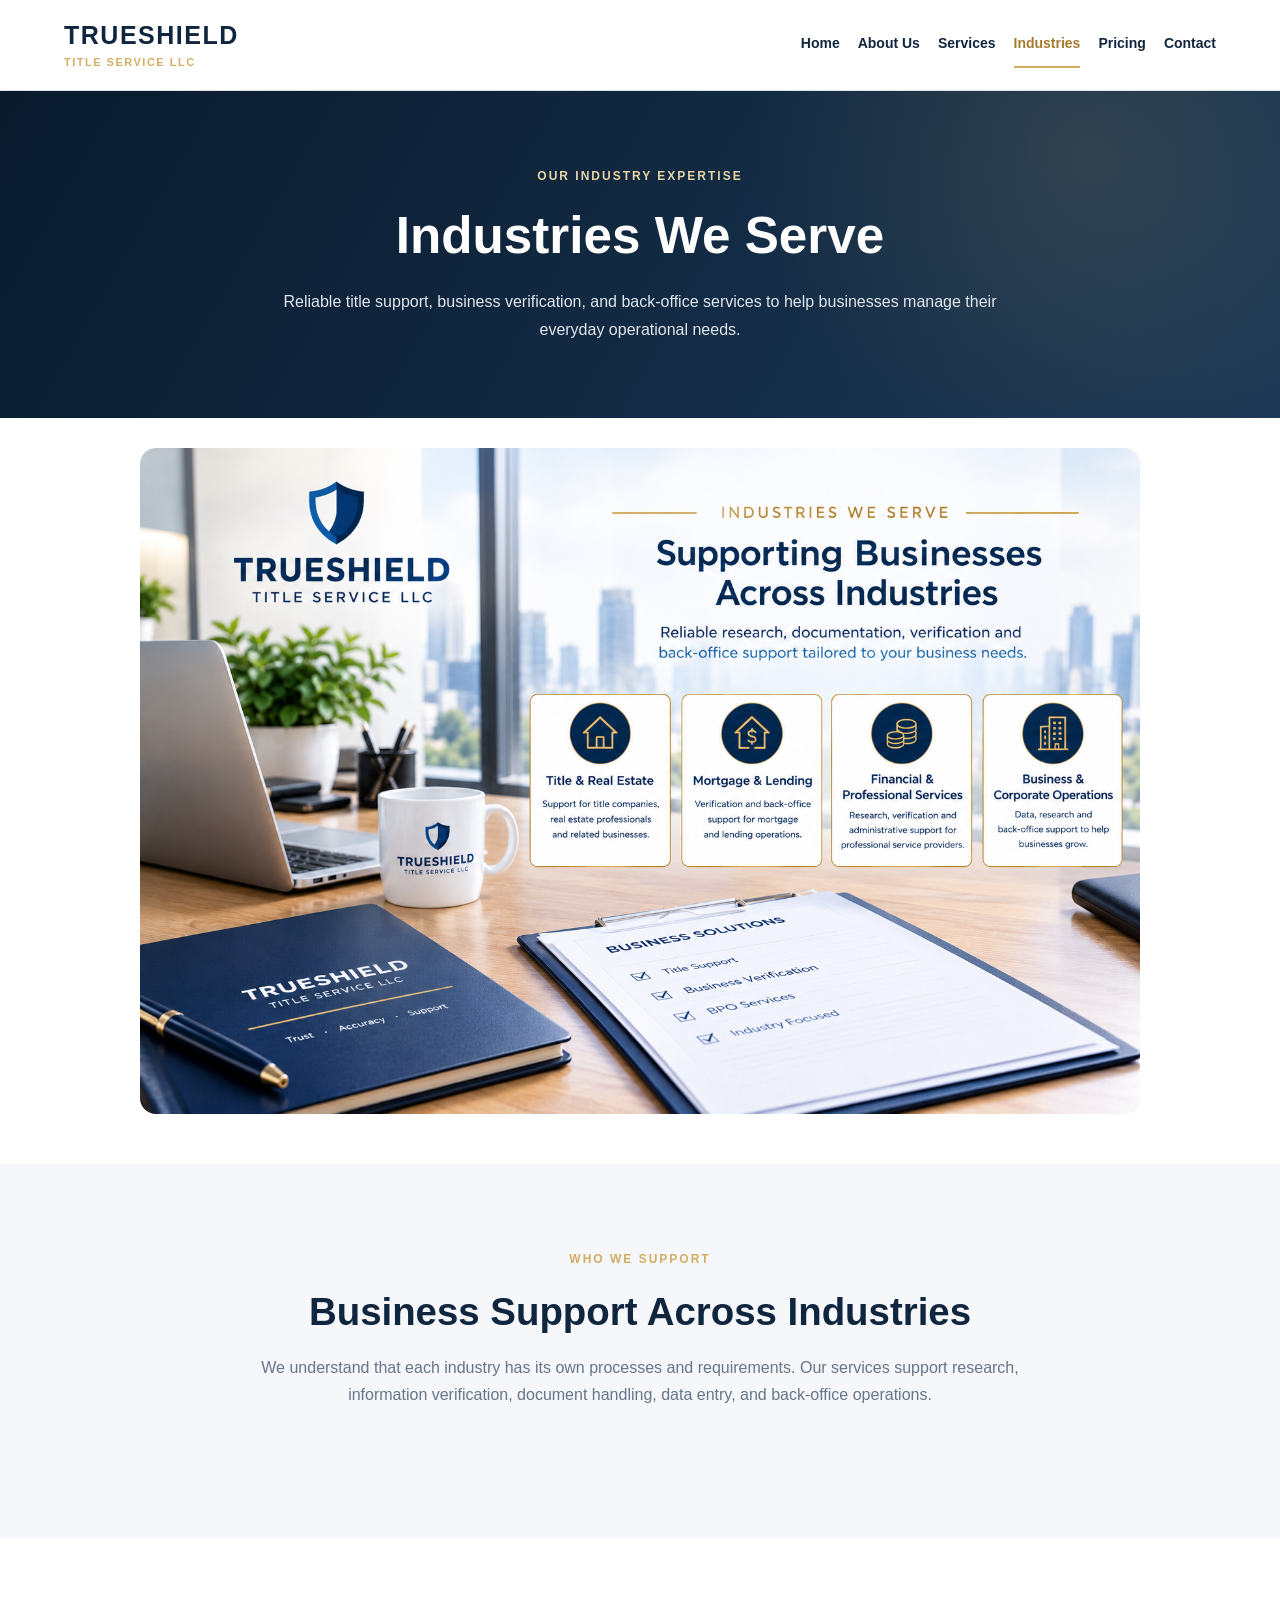
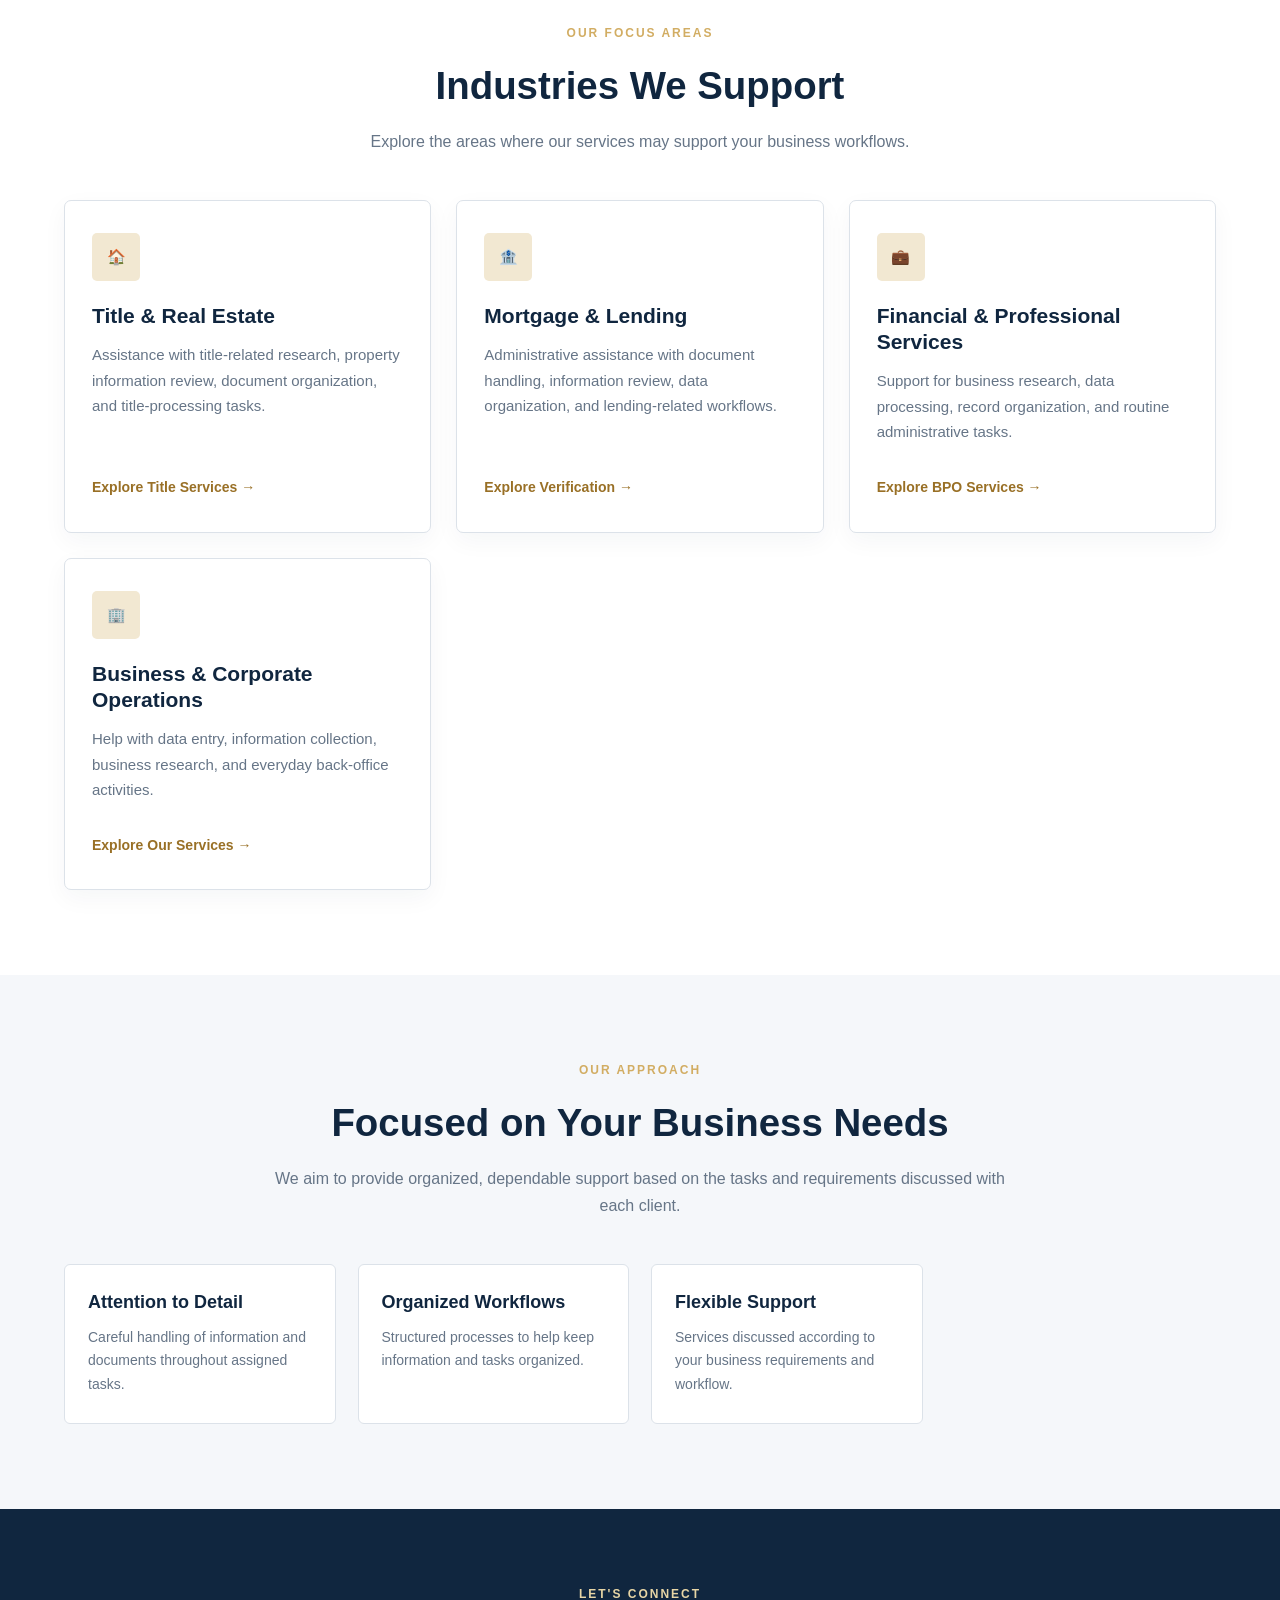
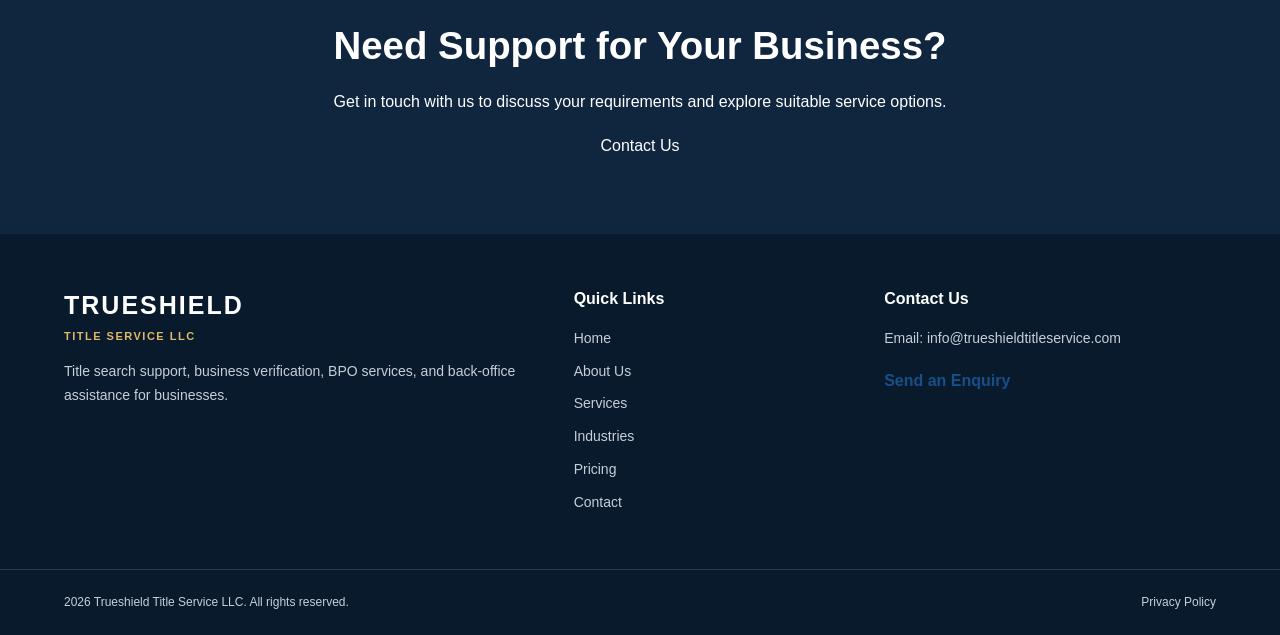
<file: industries.html>
<!DOCTYPE html>
<html lang="en">
<head>
    <meta charset="UTF-8">
    <meta name="viewport" content="width=device-width, initial-scale=1.0">

    <title>Industries We Serve | Trueshield Title Service LLC</title>

    <meta name="description" content="Discover the industries supported by Trueshield Title Service LLC through title search, business verification, and BPO services.">

    <link rel="stylesheet" href="style.css">
</head>

<body>

    <!-- HEADER -->
    <header class="site-header">
        <div class="container header-container">

            <a href="index.html" class="logo">
                TRUESHIELD
                <span>TITLE SERVICE LLC</span>
            </a>

            <button
                class="menu-toggle"
                type="button"
                aria-expanded="false"
                aria-label="Toggle navigation">
                Menu
            </button>

            <nav class="main-nav" aria-label="Main navigation">
                <a href="index.html">Home</a>
                <a href="about.html">About Us</a>
                <a href="services.html">Services</a>
                <a href="industries.html" class="active">Industries</a>
                <a href="pricing.html">Pricing</a>
                <a href="contact.html">Contact</a>
            </nav>

        </div>
    </header>


    <!-- PAGE BANNER -->
    <section class="page-hero">
        <div class="container">
            <p class="eyebrow">OUR INDUSTRY EXPERTISE</p>

            <h1>Industries We Serve</h1>

            <p>
                Reliable title support, business verification, and
                back-office services to help businesses manage their
                everyday operational needs.
            </p>
        </div>
    </section>


    <!-- INDUSTRIES IMAGE -->
    <section class="industries-image-section">
        <div class="container">

            <img
                src="images/Industries.png"
                alt="Industries served by Trueshield Title Service LLC"
                class="industries-page-image"
                loading="eager">

        </div>
    </section>


    <!-- INTRODUCTION -->
    <section class="section section-light">
        <div class="container">

            <div class="section-heading">
                <p class="eyebrow">WHO WE SUPPORT</p>

                <h2>Business Support Across Industries</h2>

                <p>
                    We understand that each industry has its own
                    processes and requirements. Our services support
                    research, information verification, document
                    handling, data entry, and back-office operations.
                </p>
            </div>

        </div>
    </section>


    <!-- INDUSTRY CARDS -->
    <section class="section">
        <div class="container">

            <div class="section-heading">
                <p class="eyebrow">OUR FOCUS AREAS</p>

                <h2>Industries We Support</h2>

                <p>
                    Explore the areas where our services may support
                    your business workflows.
                </p>
            </div>

            <div class="card-grid">

                <article class="service-card">
                    <div class="card-icon" aria-hidden="true">
                        &#127968;
                    </div>

                    <h3>Title &amp; Real Estate</h3>

                    <p>
                        Assistance with title-related research,
                        property information review, document
                        organization, and title-processing tasks.
                    </p>

                    <a href="title-services.html" class="text-link">
                        Explore Title Services &rarr;
                    </a>
                </article>


                <article class="service-card">
                    <div class="card-icon" aria-hidden="true">
                        &#127974;
                    </div>

                    <h3>Mortgage &amp; Lending</h3>

                    <p>
                        Administrative assistance with document
                        handling, information review, data organization,
                        and lending-related workflows.
                    </p>

                    <a href="business-verification.html" class="text-link">
                        Explore Verification &rarr;
                    </a>
                </article>


                <article class="service-card">
                    <div class="card-icon" aria-hidden="true">
                        &#128188;
                    </div>

                    <h3>Financial &amp; Professional Services</h3>

                    <p>
                        Support for business research, data processing,
                        record organization, and routine administrative
                        tasks.
                    </p>

                    <a href="bpo-services.html" class="text-link">
                        Explore BPO Services &rarr;
                    </a>
                </article>


                <article class="service-card">
                    <div class="card-icon" aria-hidden="true">
                        &#127970;
                    </div>

                    <h3>Business &amp; Corporate Operations</h3>

                    <p>
                        Help with data entry, information collection,
                        business research, and everyday back-office
                        activities.
                    </p>

                    <a href="services.html" class="text-link">
                        Explore Our Services &rarr;
                    </a>
                </article>

            </div>
        </div>
    </section>


    <!-- OUR APPROACH -->
    <section class="section section-light">
        <div class="container">

            <div class="section-heading">
                <p class="eyebrow">OUR APPROACH</p>

                <h2>Focused on Your Business Needs</h2>

                <p>
                    We aim to provide organized, dependable support
                    based on the tasks and requirements discussed
                    with each client.
                </p>
            </div>

            <div class="feature-grid">

                <div class="feature-item">
                    <h3>Attention to Detail</h3>

                    <p>
                        Careful handling of information and documents
                        throughout assigned tasks.
                    </p>
                </div>

                <div class="feature-item">
                    <h3>Organized Workflows</h3>

                    <p>
                        Structured processes to help keep information
                        and tasks organized.
                    </p>
                </div>

                <div class="feature-item">
                    <h3>Flexible Support</h3>

                    <p>
                        Services discussed according to your business
                        requirements and workflow.
                    </p>
                </div>

            </div>
        </div>
    </section>


    <!-- CONTACT SECTION -->
    <section class="cta-section">
        <div class="container cta-content">

            <div>
                <p class="eyebrow">LET'S CONNECT</p>

                <h2>Need Support for Your Business?</h2>

                <p>
                    Get in touch with us to discuss your requirements
                    and explore suitable service options.
                </p>
            </div>

            <a href="contact.html" class="button">
                Contact Us
            </a>

        </div>
    </section>


    <!-- FOOTER -->
    <footer class="site-footer">
        <div class="container footer-grid">

            <div class="footer-about">
                <a href="index.html" class="logo footer-logo">
                    TRUESHIELD
                    <span>TITLE SERVICE LLC</span>
                </a>

                <p>
                    Title search support, business verification,
                    BPO services, and back-office assistance
                    for businesses.
                </p>
            </div>


            <div class="footer-links">
                <h3>Quick Links</h3>

                <a href="index.html">Home</a>
                <a href="about.html">About Us</a>
                <a href="services.html">Services</a>
                <a href="industries.html">Industries</a>
                <a href="pricing.html">Pricing</a>
                <a href="contact.html">Contact</a>
            </div>


            <div class="footer-contact">
                <h3>Contact Us</h3>

                <p>
                    Email:
                    <a href="mailto:info@trueshieldtitleservice.com">
                        info@trueshieldtitleservice.com
                    </a>
                </p>

                <a href="contact.html">Send an Enquiry</a>
            </div>

        </div>

        <div class="footer-bottom">
            <div class="container footer-bottom-content">

                <p>
                    <span id="current-year"></span>
                    Trueshield Title Service LLC. All rights reserved.
                </p>

                <a href="privacy.html">Privacy Policy</a>

            </div>
        </div>
    </footer>


    <!-- JAVASCRIPT -->
    <script src="script.js"></script>

    <script>
        document.getElementById("current-year").textContent =
            new Date().getFullYear();
    </script>

</body>
</html>
</file>
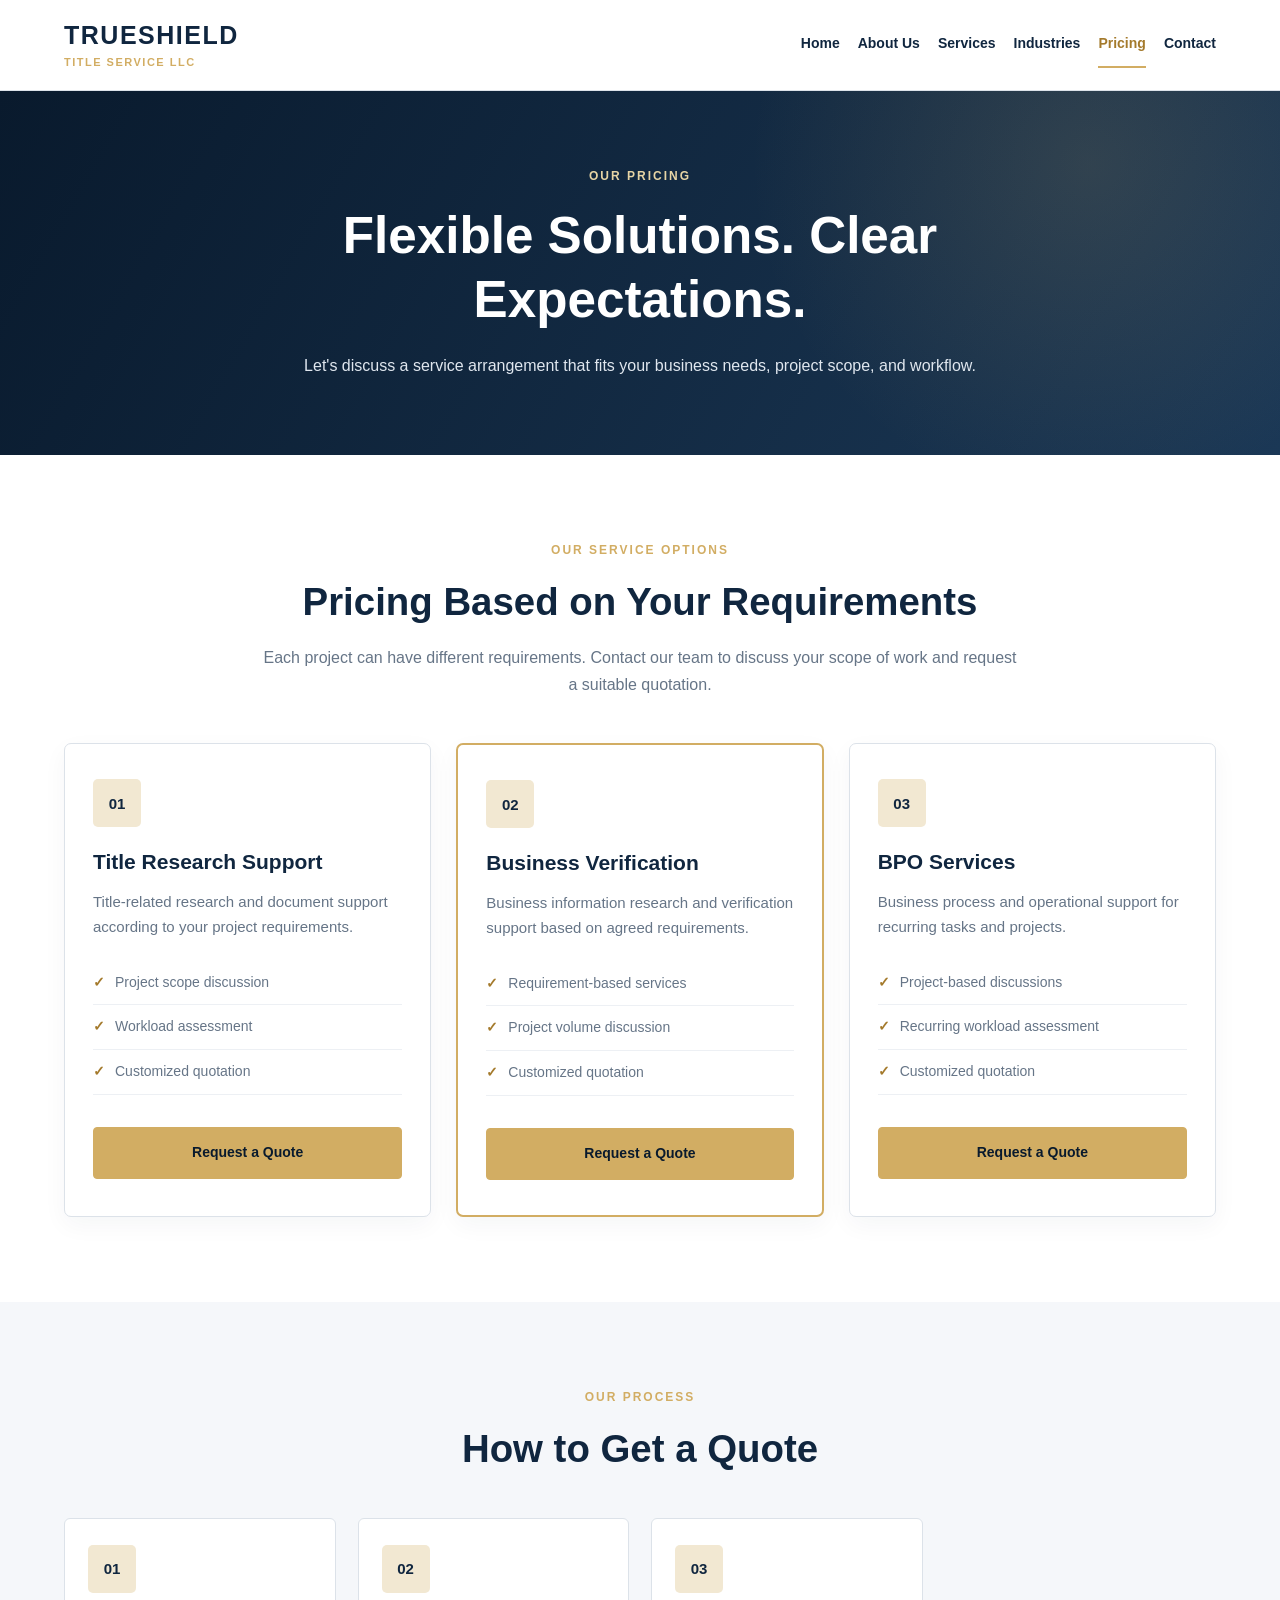
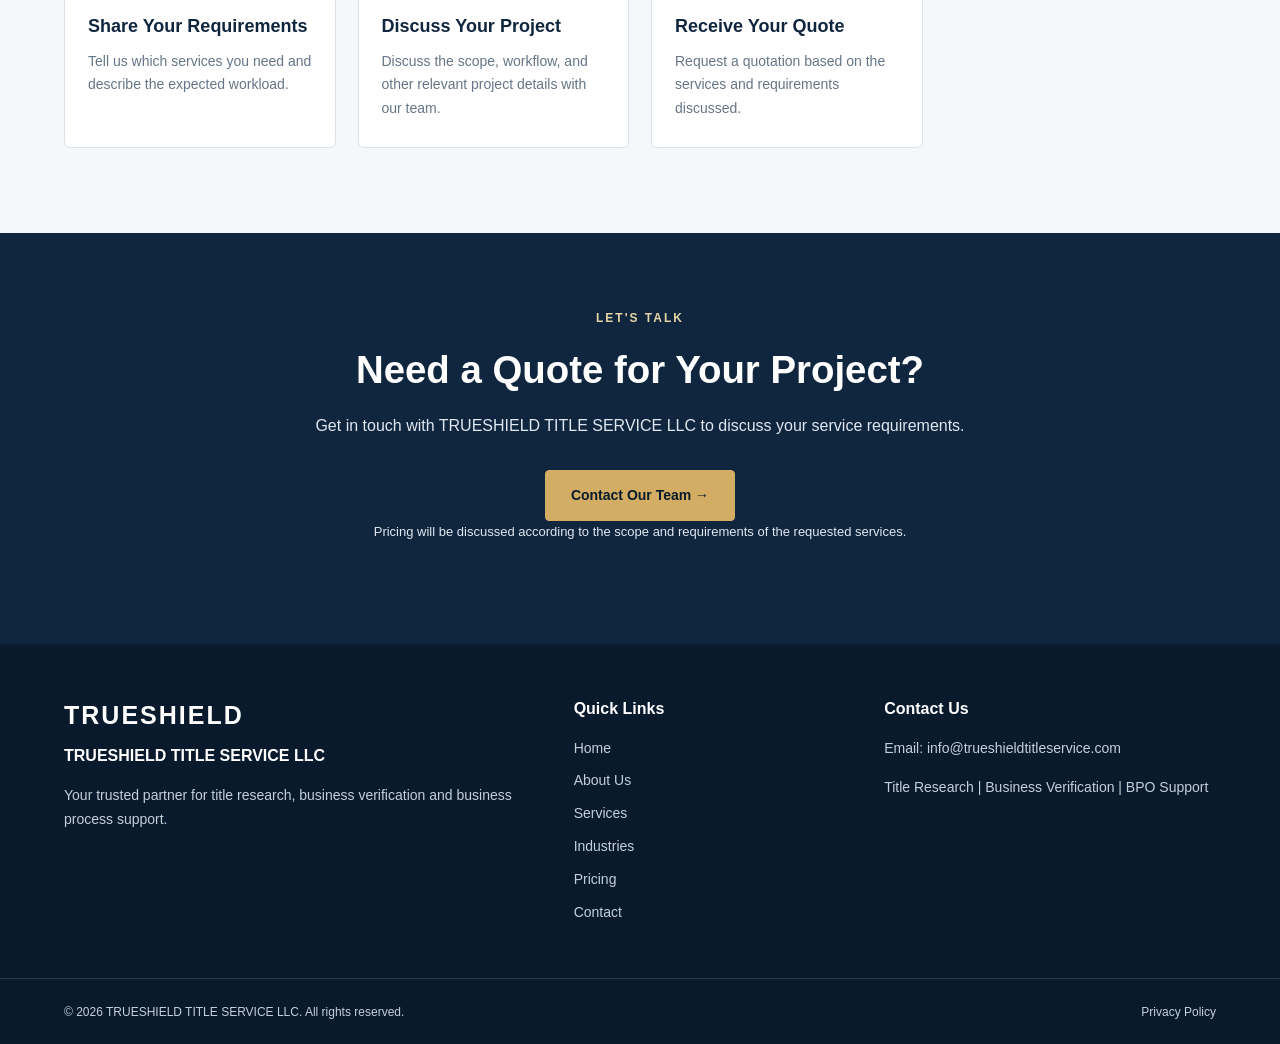
<file: pricing.html>
<!DOCTYPE html>
<html lang="en">
<head>
    <meta charset="UTF-8">
    <meta name="viewport" content="width=device-width, initial-scale=1.0">
    <meta name="description" content="Contact TRUESHIELD TITLE SERVICE LLC for pricing and quotes for title research, business verification, and BPO services.">
    <title>Pricing | TRUESHIELD TITLE SERVICE LLC</title>
    <link rel="stylesheet" href="style.css">
</head>
<body>

<header class="site-header">
    <div class="container header-container">
        <a href="index.html" class="logo">
            TRUESHIELD
            <span>TITLE SERVICE LLC</span>
        </a>

        <nav class="main-nav">
            <a href="index.html">Home</a>
            <a href="about.html">About Us</a>
            <a href="services.html">Services</a>
            <a href="industries.html">Industries</a>
            <a href="pricing.html" class="active">Pricing</a>
            <a href="contact.html">Contact</a>
        </nav>
    </div>
</header>

<main>
    <!-- Page Banner -->
    <section class="page-hero">
        <div class="container">
            <p class="eyebrow">OUR PRICING</p>
            <h1>Flexible Solutions. Clear Expectations.</h1>
            <p>
                Let's discuss a service arrangement that fits your
                business needs, project scope, and workflow.
            </p>
        </div>
    </section>

    <!-- Pricing Introduction -->
    <section class="section">
        <div class="container">
            <div class="section-heading">
                <p class="eyebrow">OUR SERVICE OPTIONS</p>
                <h2>Pricing Based on Your Requirements</h2>
                <p>
                    Each project can have different requirements. Contact
                    our team to discuss your scope of work and request
                    a suitable quotation.
                </p>
            </div>

            <div class="card-grid">
                <article class="service-card pricing-card">
                    <div class="card-icon">01</div>
                    <h3>Title Research Support</h3>
                    <p>
                        Title-related research and document support
                        according to your project requirements.
                    </p>

                    <ul class="pricing-features">
                        <li>Project scope discussion</li>
                        <li>Workload assessment</li>
                        <li>Customized quotation</li>
                    </ul>

                    <a href="contact.html" class="btn btn-primary">
                        Request a Quote
                    </a>
                </article>

                <article class="service-card pricing-card featured-card">
                    <div class="card-icon">02</div>
                    <h3>Business Verification</h3>
                    <p>
                        Business information research and verification
                        support based on agreed requirements.
                    </p>

                    <ul class="pricing-features">
                        <li>Requirement-based services</li>
                        <li>Project volume discussion</li>
                        <li>Customized quotation</li>
                    </ul>

                    <a href="contact.html" class="btn btn-primary">
                        Request a Quote
                    </a>
                </article>

                <article class="service-card pricing-card">
                    <div class="card-icon">03</div>
                    <h3>BPO Services</h3>
                    <p>
                        Business process and operational support for
                        recurring tasks and projects.
                    </p>

                    <ul class="pricing-features">
                        <li>Project-based discussions</li>
                        <li>Recurring workload assessment</li>
                        <li>Customized quotation</li>
                    </ul>

                    <a href="contact.html" class="btn btn-primary">
                        Request a Quote
                    </a>
                </article>
            </div>
        </div>
    </section>

    <!-- How Pricing Works -->
    <section class="section section-light">
        <div class="container">
            <div class="section-heading">
                <p class="eyebrow">OUR PROCESS</p>
                <h2>How to Get a Quote</h2>
            </div>

            <div class="feature-grid">
                <article class="feature-item">
                    <div class="card-icon">01</div>
                    <h3>Share Your Requirements</h3>
                    <p>
                        Tell us which services you need and describe
                        the expected workload.
                    </p>
                </article>

                <article class="feature-item">
                    <div class="card-icon">02</div>
                    <h3>Discuss Your Project</h3>
                    <p>
                        Discuss the scope, workflow, and other
                        relevant project details with our team.
                    </p>
                </article>

                <article class="feature-item">
                    <div class="card-icon">03</div>
                    <h3>Receive Your Quote</h3>
                    <p>
                        Request a quotation based on the services
                        and requirements discussed.
                    </p>
                </article>
            </div>
        </div>
    </section>

    <!-- Contact CTA -->
    <section class="cta-section">
        <div class="container cta-content">
            <p class="eyebrow">LET'S TALK</p>
            <h2>Need a Quote for Your Project?</h2>
            <p>
                Get in touch with TRUESHIELD TITLE SERVICE LLC to
                discuss your service requirements.
            </p>

            <a href="contact.html" class="btn btn-primary">
                Contact Our Team &rarr;
            </a>

            <p class="pricing-note">
                Pricing will be discussed according to the scope
                and requirements of the requested services.
            </p>
        </div>
    </section>
</main>

<!-- Footer -->
<footer class="site-footer">
    <div class="container footer-grid">
        <div class="footer-about">
            <a href="index.html" class="footer-logo">TRUESHIELD</a>
            <h3>TRUESHIELD TITLE SERVICE LLC</h3>
            <p>
                Your trusted partner for title research, business
                verification and business process support.
            </p>
        </div>

        <div class="footer-links">
            <h3>Quick Links</h3>
            <a href="index.html">Home</a>
            <a href="about.html">About Us</a>
            <a href="services.html">Services</a>
            <a href="industries.html">Industries</a>
            <a href="pricing.html">Pricing</a>
            <a href="contact.html">Contact</a>
        </div>

        <div class="footer-contact">
            <h3>Contact Us</h3>
            <p>
                Email:
                <a href="mailto:info@trueshieldtitleservice.com">
                    info@trueshieldtitleservice.com
                </a>
            </p>
            <p>Title Research | Business Verification | BPO Support</p>
        </div>
    </div>

    <div class="footer-bottom">
        <div class="container footer-bottom-content">
            <p>&copy; 2026 TRUESHIELD TITLE SERVICE LLC. All rights reserved.</p>
            <a href="privacy.html">Privacy Policy</a>
        </div>
    </div>
</footer>

<script src="script.js"></script>
</body>
</html>
</file>
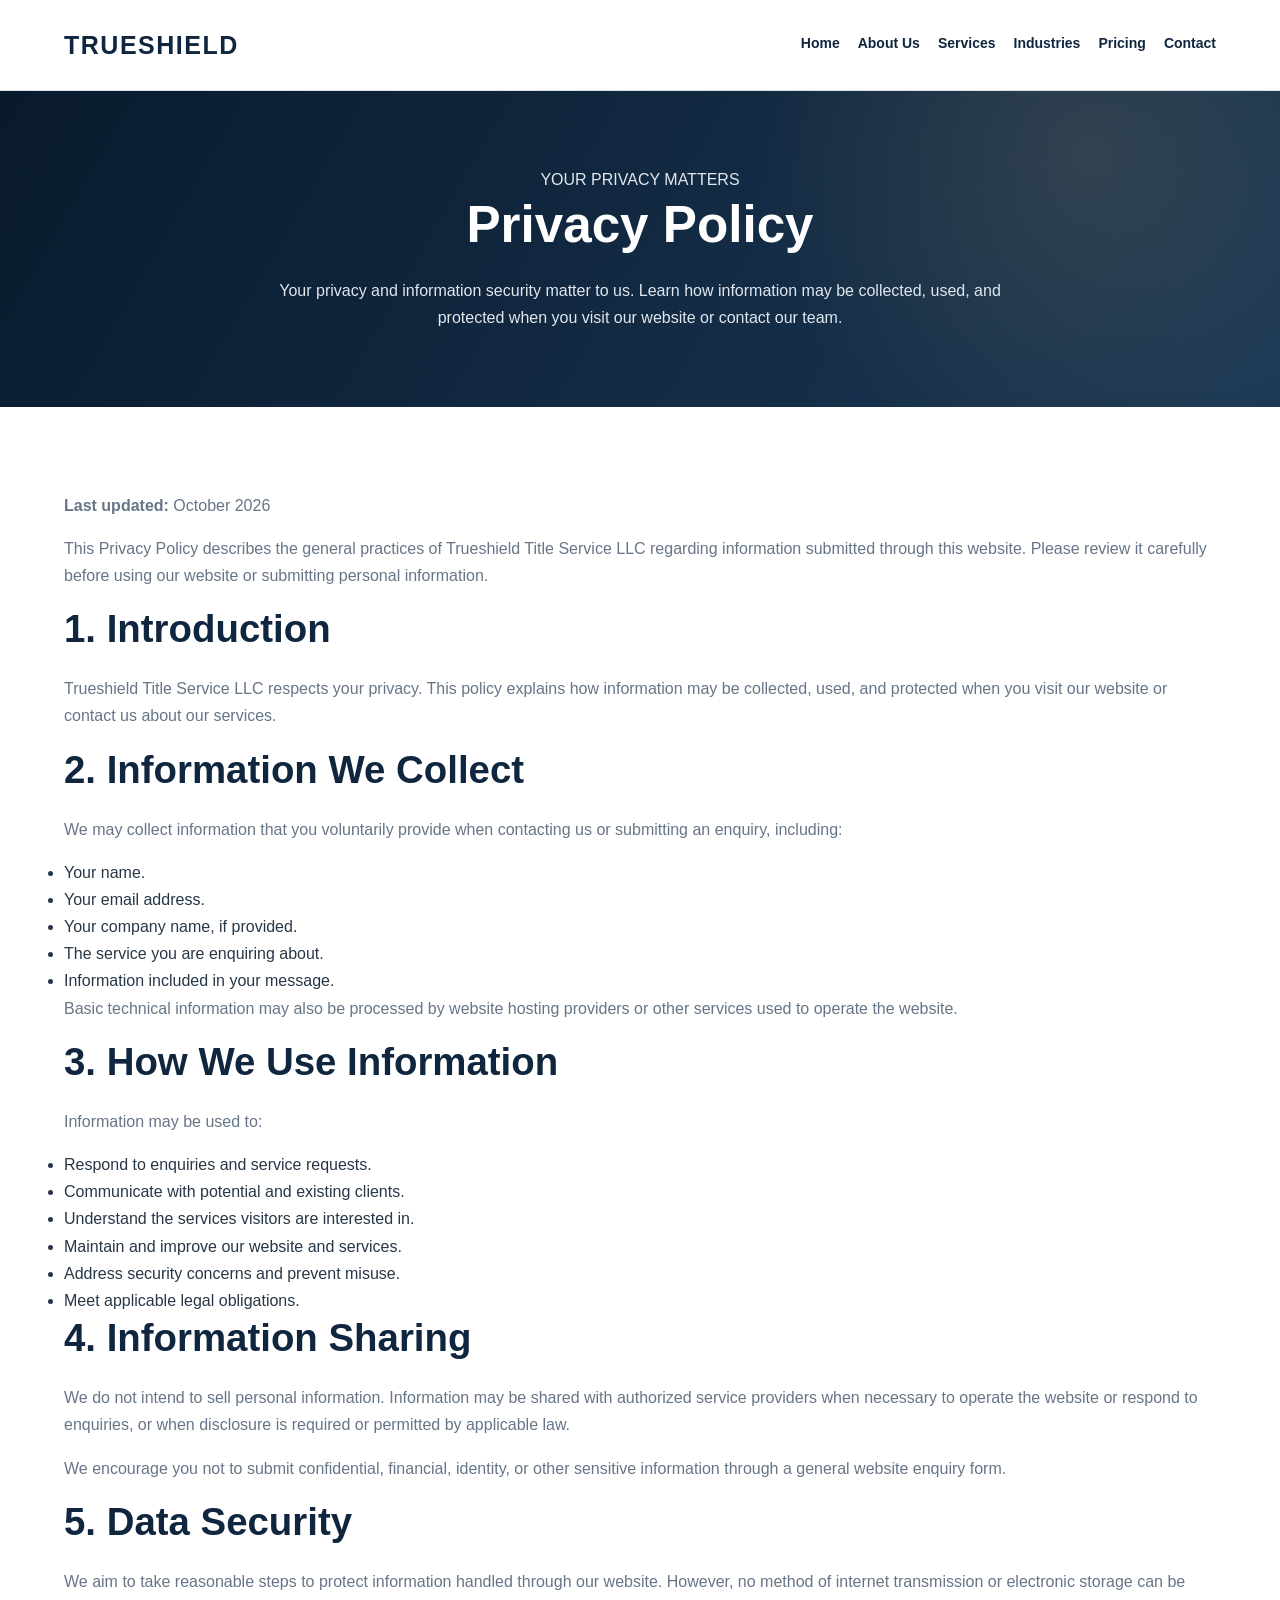
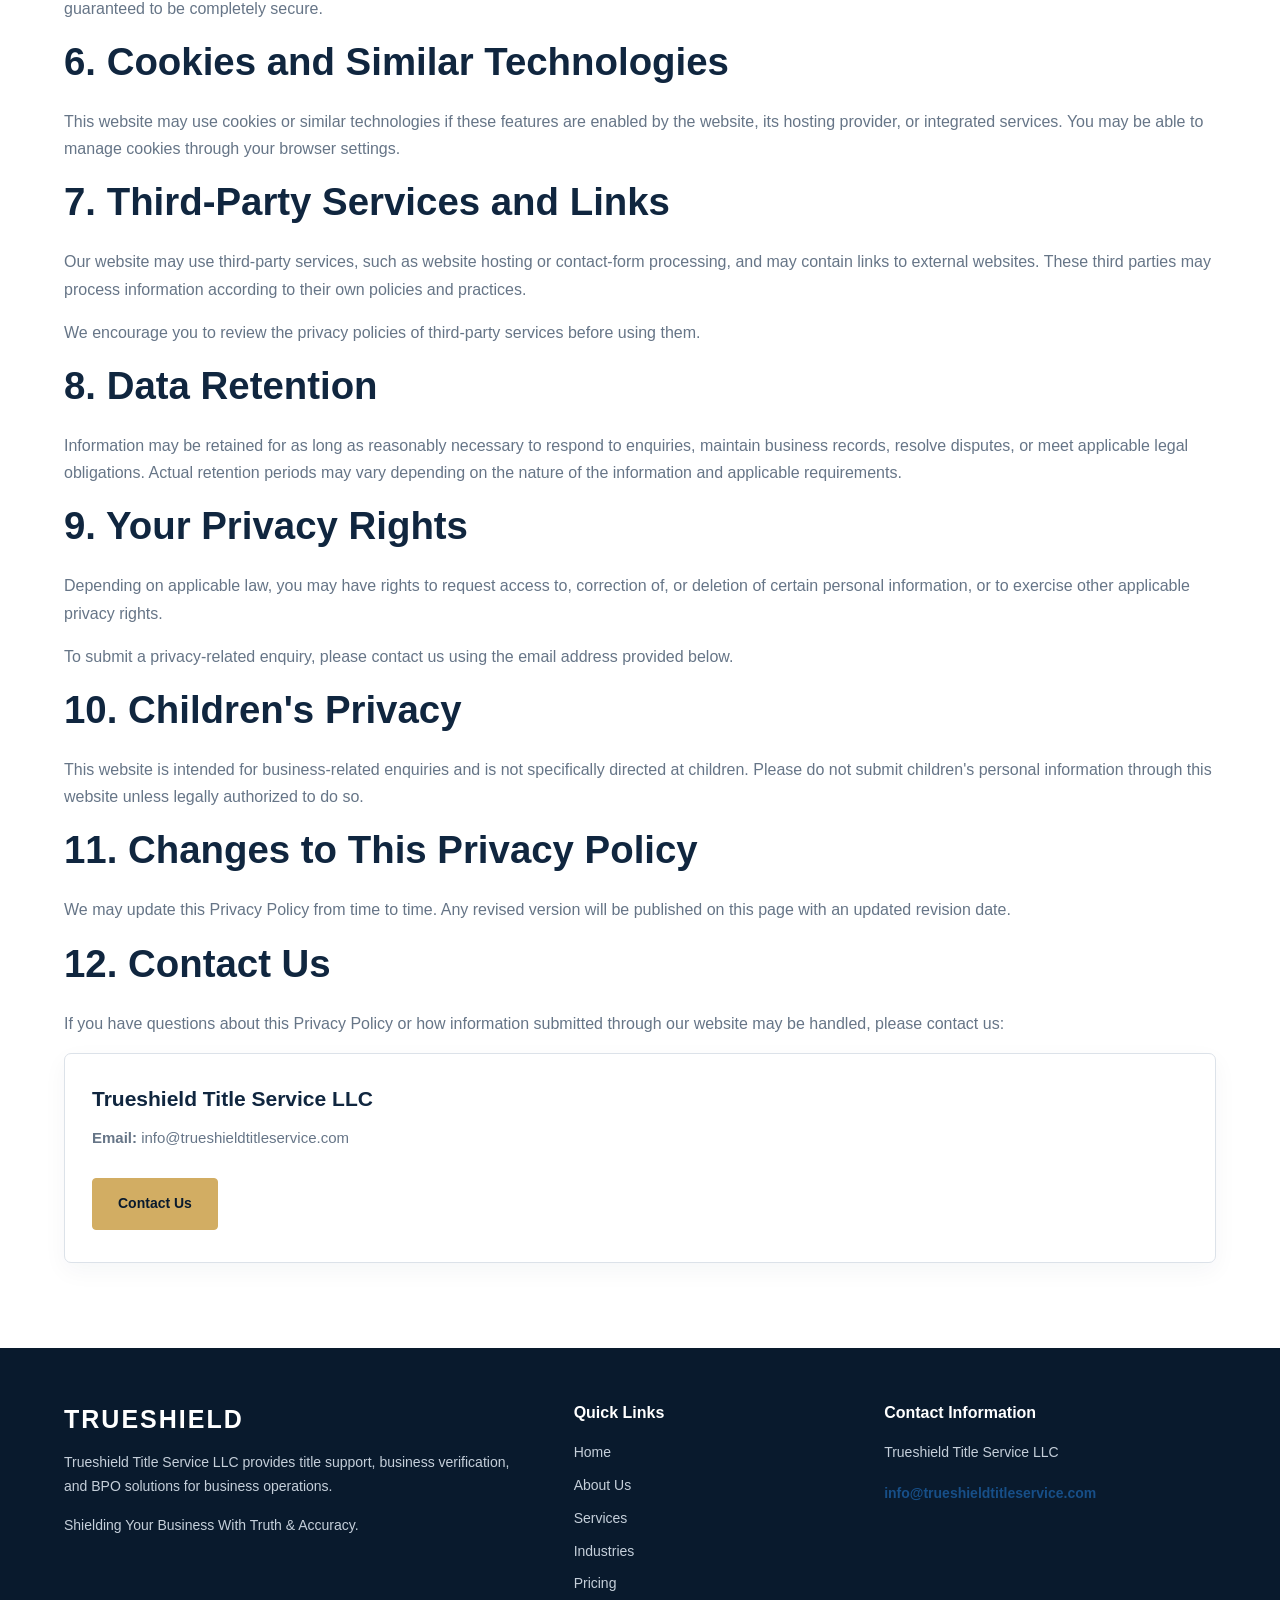
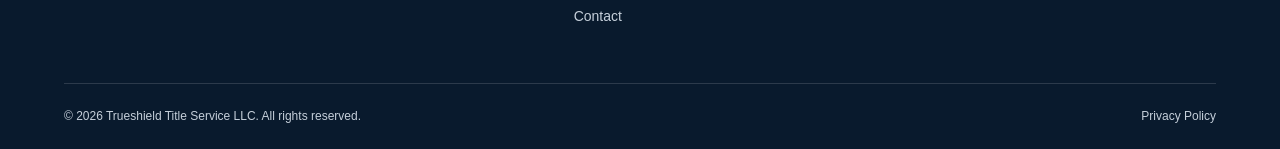
<file: privacy.html>
<!DOCTYPE html>
<html lang="en">
<head>
    <meta charset="UTF-8">
    <meta name="viewport" content="width=device-width, initial-scale=1.0">

    <title>Privacy Policy | Trueshield Title Service LLC</title>

    <meta name="description" content="Read the privacy policy of Trueshield Title Service LLC to understand how information submitted through our website may be handled.">

    <link rel="stylesheet" href="style.css">
</head>

<body>

    <!-- Header -->
    <header class="site-header">
        <div class="container header-container">

            <a href="index.html" class="logo">
                TRUESHIELD
            </a>

            <nav class="main-nav">
                <a href="index.html">Home</a>
                <a href="about.html">About Us</a>
                <a href="services.html">Services</a>
                <a href="industries.html">Industries</a>
                <a href="pricing.html">Pricing</a>
                <a href="contact.html">Contact</a>
            </nav>

        </div>
    </header>


    <!-- Page Banner -->
    <section class="page-hero">
        <div class="container">

            <p class="hero-label">YOUR PRIVACY MATTERS</p>

            <h1>Privacy Policy</h1>

            <p>
                Your privacy and information security matter to us.
                Learn how information may be collected, used, and protected
                when you visit our website or contact our team.
            </p>

        </div>
    </section>


    <!-- Privacy Policy Content -->
    <section class="section">
        <div class="container">

            <div class="section-content">

                <p>
                    <strong>Last updated:</strong> October 2026
                </p>

                <p>
                    This Privacy Policy describes the general practices
                    of Trueshield Title Service LLC regarding information
                    submitted through this website. Please review it
                    carefully before using our website or submitting
                    personal information.
                </p>


                <h2>1. Introduction</h2>

                <p>
                    Trueshield Title Service LLC respects your privacy.
                    This policy explains how information may be collected,
                    used, and protected when you visit our website or
                    contact us about our services.
                </p>


                <h2>2. Information We Collect</h2>

                <p>
                    We may collect information that you voluntarily
                    provide when contacting us or submitting an enquiry,
                    including:
                </p>

                <ul>
                    <li>Your name.</li>
                    <li>Your email address.</li>
                    <li>Your company name, if provided.</li>
                    <li>The service you are enquiring about.</li>
                    <li>Information included in your message.</li>
                </ul>

                <p>
                    Basic technical information may also be processed
                    by website hosting providers or other services
                    used to operate the website.
                </p>


                <h2>3. How We Use Information</h2>

                <p>Information may be used to:</p>

                <ul>
                    <li>Respond to enquiries and service requests.</li>
                    <li>Communicate with potential and existing clients.</li>
                    <li>Understand the services visitors are interested in.</li>
                    <li>Maintain and improve our website and services.</li>
                    <li>Address security concerns and prevent misuse.</li>
                    <li>Meet applicable legal obligations.</li>
                </ul>


                <h2>4. Information Sharing</h2>

                <p>
                    We do not intend to sell personal information.
                    Information may be shared with authorized service
                    providers when necessary to operate the website
                    or respond to enquiries, or when disclosure is
                    required or permitted by applicable law.
                </p>

                <p>
                    We encourage you not to submit confidential,
                    financial, identity, or other sensitive information
                    through a general website enquiry form.
                </p>


                <h2>5. Data Security</h2>

                <p>
                    We aim to take reasonable steps to protect information
                    handled through our website. However, no method of
                    internet transmission or electronic storage can be
                    guaranteed to be completely secure.
                </p>


                <h2>6. Cookies and Similar Technologies</h2>

                <p>
                    This website may use cookies or similar technologies
                    if these features are enabled by the website,
                    its hosting provider, or integrated services.
                    You may be able to manage cookies through your
                    browser settings.
                </p>


                <h2>7. Third-Party Services and Links</h2>

                <p>
                    Our website may use third-party services, such as
                    website hosting or contact-form processing, and may
                    contain links to external websites. These third
                    parties may process information according to their
                    own policies and practices.
                </p>

                <p>
                    We encourage you to review the privacy policies
                    of third-party services before using them.
                </p>


                <h2>8. Data Retention</h2>

                <p>
                    Information may be retained for as long as reasonably
                    necessary to respond to enquiries, maintain business
                    records, resolve disputes, or meet applicable legal
                    obligations. Actual retention periods may vary
                    depending on the nature of the information and
                    applicable requirements.
                </p>


                <h2>9. Your Privacy Rights</h2>

                <p>
                    Depending on applicable law, you may have rights
                    to request access to, correction of, or deletion
                    of certain personal information, or to exercise
                    other applicable privacy rights.
                </p>

                <p>
                    To submit a privacy-related enquiry, please contact
                    us using the email address provided below.
                </p>


                <h2>10. Children's Privacy</h2>

                <p>
                    This website is intended for business-related
                    enquiries and is not specifically directed at
                    children. Please do not submit children's personal
                    information through this website unless legally
                    authorized to do so.
                </p>


                <h2>11. Changes to This Privacy Policy</h2>

                <p>
                    We may update this Privacy Policy from time to time.
                    Any revised version will be published on this page
                    with an updated revision date.
                </p>


                <h2>12. Contact Us</h2>

                <p>
                    If you have questions about this Privacy Policy
                    or how information submitted through our website
                    may be handled, please contact us:
                </p>

                <div class="service-card">

                    <h3>Trueshield Title Service LLC</h3>

                    <p>
                        <strong>Email:</strong>
                        <a href="mailto:info@trueshieldtitleservice.com">
                            info@trueshieldtitleservice.com
                        </a>
                    </p>

                    <a href="contact.html" class="btn btn-primary">
                        Contact Us
                    </a>

                </div>

            </div>

        </div>
    </section>


    <!-- Footer -->
    <footer class="site-footer">
        <div class="container">

            <div class="footer-grid">

                <div class="footer-about">

                    <a href="index.html" class="footer-logo">
                        TRUESHIELD
                    </a>

                    <p>
                        Trueshield Title Service LLC provides title
                        support, business verification, and BPO
                        solutions for business operations.
                    </p>

                    <p>
                        Shielding Your Business With Truth &amp; Accuracy.
                    </p>

                </div>


                <div class="footer-links">

                    <h3>Quick Links</h3>

                    <a href="index.html">Home</a>
                    <a href="about.html">About Us</a>
                    <a href="services.html">Services</a>
                    <a href="industries.html">Industries</a>
                    <a href="pricing.html">Pricing</a>
                    <a href="contact.html">Contact</a>

                </div>


                <div class="footer-contact">

                    <h3>Contact Information</h3>

                    <p>Trueshield Title Service LLC</p>

                    <p>
                        <a href="mailto:info@trueshieldtitleservice.com">
                            info@trueshieldtitleservice.com
                        </a>
                    </p>

                </div>

            </div>


            <div class="footer-bottom">

                <div class="footer-bottom-content">

                    <p>
                        &copy; 2026 Trueshield Title Service LLC.
                        All rights reserved.
                    </p>

                    <a href="privacy.html" class="active">
                        Privacy Policy
                    </a>

                </div>

            </div>

        </div>
    </footer>

</body>
</html>
</file>
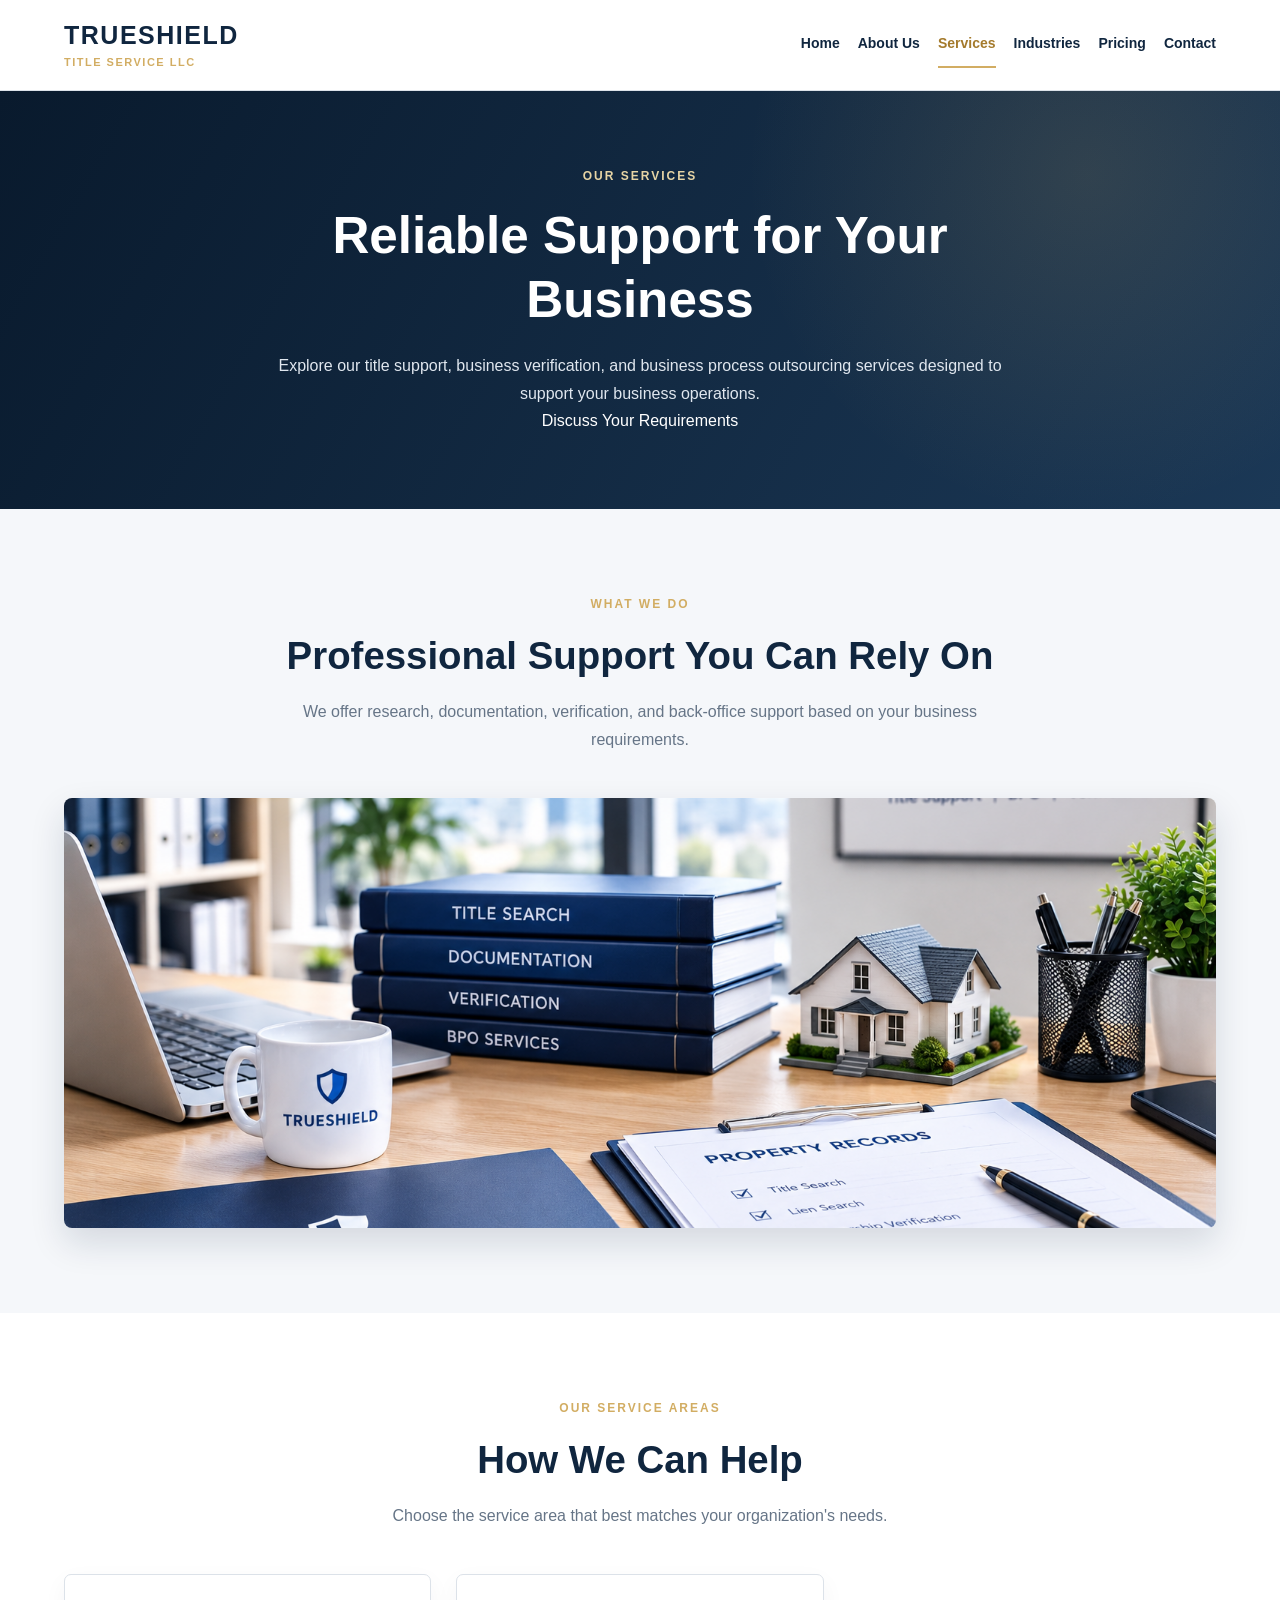
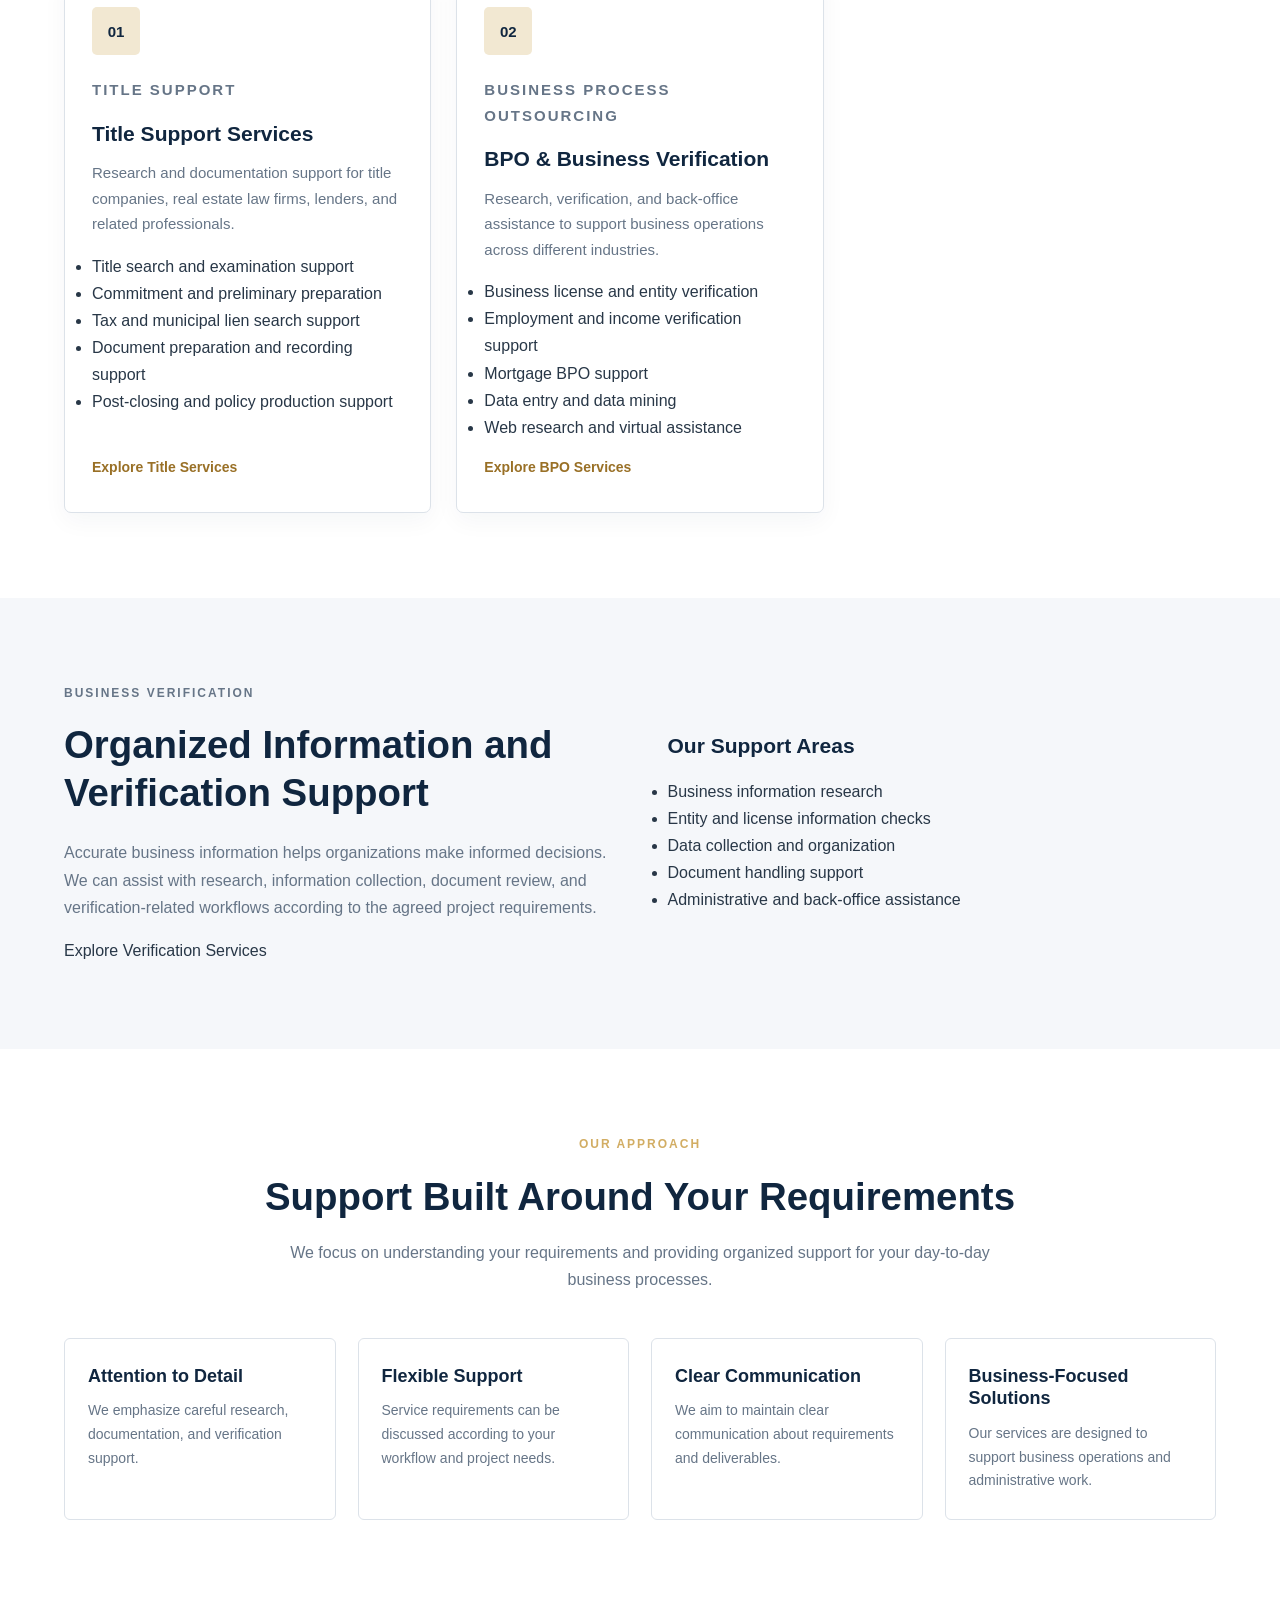
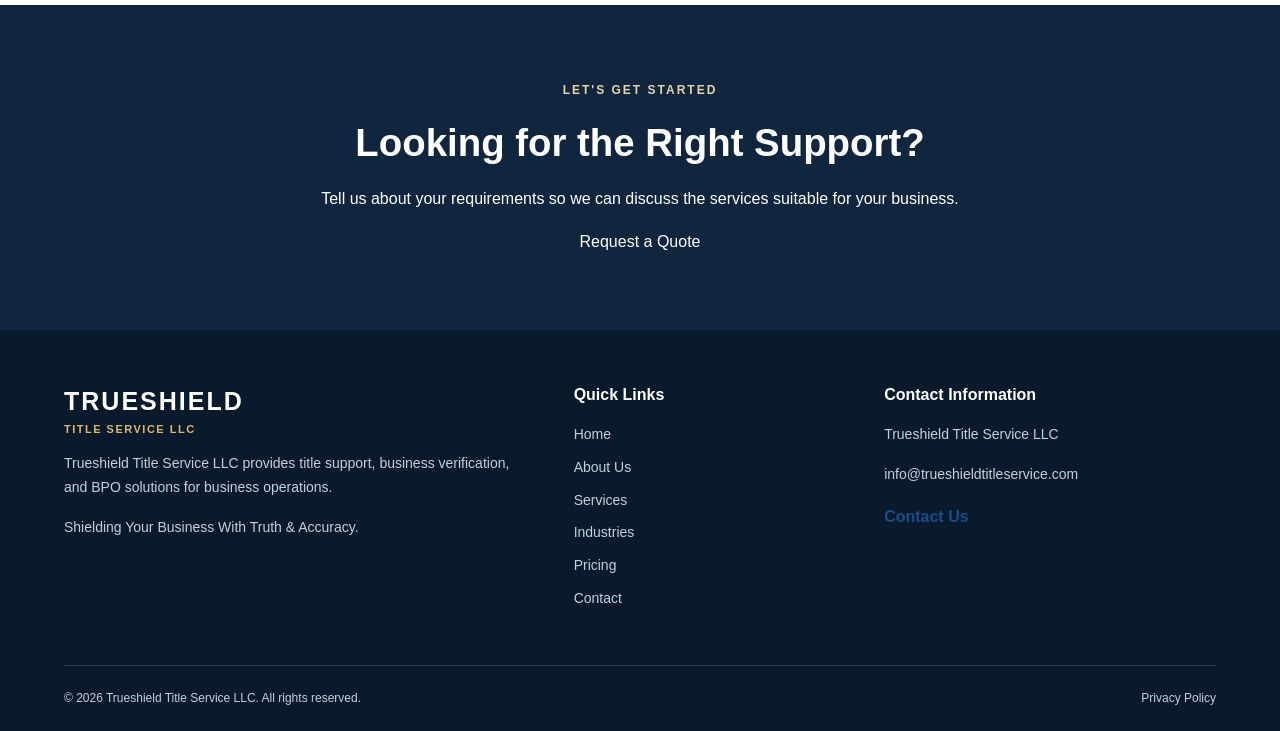
<file: services.html>
<!DOCTYPE html>
<html lang="en">
<head>
    <meta charset="UTF-8">
    <meta name="viewport" content="width=device-width, initial-scale=1.0">

    <title>Our Services | Trueshield Title Service LLC</title>

    <meta name="description"
          content="Explore Trueshield Title Service LLC's title support, business verification, and business process outsourcing services.">

    <link rel="stylesheet" href="style.css">
</head>

<body>

    <!-- HEADER -->
    <header class="site-header">
        <div class="container header-container">

            <a class="logo" href="index.html">
                TRUESHIELD
                <span>TITLE SERVICE LLC</span>
            </a>

            <button
                class="menu-toggle"
                type="button"
                aria-expanded="false"
                aria-label="Toggle navigation">
                Menu
            </button>

            <nav class="main-nav" aria-label="Main navigation">
                <a href="index.html">Home</a>
                <a href="about.html">About Us</a>
                <a href="services.html" class="active">Services</a>
                <a href="industries.html">Industries</a>
                <a href="pricing.html">Pricing</a>
                <a href="contact.html">Contact</a>
            </nav>

        </div>
    </header>


    <main>

        <!-- PAGE HERO -->
        <section class="page-hero">
            <div class="container">

                <p class="eyebrow">OUR SERVICES</p>

                <h1>Reliable Support for Your Business</h1>

                <p>
                    Explore our title support, business verification,
                    and business process outsourcing services designed
                    to support your business operations.
                </p>

                <a href="contact.html" class="button">
                    Discuss Your Requirements
                </a>

            </div>
        </section>


        <!-- SERVICES INTRODUCTION AND IMAGE -->
        <section class="section section-light">
            <div class="container">

                <div class="section-heading">
                    <p class="eyebrow">WHAT WE DO</p>

                    <h2>Professional Support You Can Rely On</h2>

                    <p>
                        We offer research, documentation, verification,
                        and back-office support based on your business
                        requirements.
                    </p>
                </div>

                <div class="section-image">
                    <img
                        src="images/services.png"
                        alt="Professional workspace for title support, document research, and business verification"
                        loading="lazy">
                </div>

            </div>
        </section>


        <!-- MAIN SERVICES -->
        <section class="section">
            <div class="container">

                <div class="section-heading">
                    <p class="eyebrow">OUR SERVICE AREAS</p>

                    <h2>How We Can Help</h2>

                    <p>
                        Choose the service area that best matches
                        your organization's needs.
                    </p>
                </div>


                <div class="card-grid">

                    <!-- TITLE SUPPORT -->
                    <article class="service-card">

                        <div class="card-icon">01</div>

                        <p class="eyebrow">TITLE SUPPORT</p>

                        <h3>Title Support Services</h3>

                        <p>
                            Research and documentation support for title
                            companies, real estate law firms, lenders,
                            and related professionals.
                        </p>

                        <ul class="feature-list">
                            <li>Title search and examination support</li>
                            <li>Commitment and preliminary preparation</li>
                            <li>Tax and municipal lien search support</li>
                            <li>Document preparation and recording support</li>
                            <li>Post-closing and policy production support</li>
                        </ul>

                        <a class="button" href="title-services.html">
                            Explore Title Services
                        </a>

                    </article>


                    <!-- BPO AND BUSINESS VERIFICATION -->
                    <article class="service-card">

                        <div class="card-icon">02</div>

                        <p class="eyebrow">BUSINESS PROCESS OUTSOURCING</p>

                        <h3>BPO &amp; Business Verification</h3>

                        <p>
                            Research, verification, and back-office
                            assistance to support business operations
                            across different industries.
                        </p>

                        <ul class="feature-list">
                            <li>Business license and entity verification</li>
                            <li>Employment and income verification support</li>
                            <li>Mortgage BPO support</li>
                            <li>Data entry and data mining</li>
                            <li>Web research and virtual assistance</li>
                        </ul>

                        <a class="button" href="bpo-services.html">
                            Explore BPO Services
                        </a>

                    </article>

                </div>

            </div>
        </section>


        <!-- BUSINESS VERIFICATION -->
        <section class="section section-light">
            <div class="container two-column">

                <div class="section-content">
                    <p class="eyebrow">BUSINESS VERIFICATION</p>

                    <h2>Organized Information and Verification Support</h2>

                    <p>
                        Accurate business information helps organizations
                        make informed decisions. We can assist with
                        research, information collection, document
                        review, and verification-related workflows
                        according to the agreed project requirements.
                    </p>

                    <a class="button" href="business-verification.html">
                        Explore Verification Services
                    </a>
                </div>

                <div class="section-content">
                    <h3>Our Support Areas</h3>

                    <ul class="feature-list">
                        <li>Business information research</li>
                        <li>Entity and license information checks</li>
                        <li>Data collection and organization</li>
                        <li>Document handling support</li>
                        <li>Administrative and back-office assistance</li>
                    </ul>
                </div>

            </div>
        </section>


        <!-- OUR APPROACH -->
        <section class="section">
            <div class="container">

                <div class="section-heading">
                    <p class="eyebrow">OUR APPROACH</p>

                    <h2>Support Built Around Your Requirements</h2>

                    <p>
                        We focus on understanding your requirements
                        and providing organized support for your
                        day-to-day business processes.
                    </p>
                </div>

                <div class="feature-grid">

                    <div class="feature-item">
                        <h3>Attention to Detail</h3>

                        <p>
                            We emphasize careful research, documentation,
                            and verification support.
                        </p>
                    </div>

                    <div class="feature-item">
                        <h3>Flexible Support</h3>

                        <p>
                            Service requirements can be discussed
                            according to your workflow and project needs.
                        </p>
                    </div>

                    <div class="feature-item">
                        <h3>Clear Communication</h3>

                        <p>
                            We aim to maintain clear communication
                            about requirements and deliverables.
                        </p>
                    </div>

                    <div class="feature-item">
                        <h3>Business-Focused Solutions</h3>

                        <p>
                            Our services are designed to support
                            business operations and administrative work.
                        </p>
                    </div>

                </div>

            </div>
        </section>


        <!-- CONTACT CALL TO ACTION -->
        <section class="cta-section">
            <div class="container cta-content">

                <div>
                    <p class="eyebrow">LET'S GET STARTED</p>

                    <h2>Looking for the Right Support?</h2>

                    <p>
                        Tell us about your requirements so we can discuss
                        the services suitable for your business.
                    </p>
                </div>

                <a class="button" href="contact.html">
                    Request a Quote
                </a>

            </div>
        </section>

    </main>


    <!-- FOOTER -->
    <footer class="site-footer">
        <div class="container">

            <div class="footer-grid">

                <div class="footer-about">

                    <a href="index.html" class="footer-logo">
                        TRUESHIELD
                        <span>TITLE SERVICE LLC</span>
                    </a>

                    <p>
                        Trueshield Title Service LLC provides title
                        support, business verification, and BPO
                        solutions for business operations.
                    </p>

                    <p>
                        Shielding Your Business With Truth &amp; Accuracy.
                    </p>

                </div>


                <div class="footer-links">

                    <h3>Quick Links</h3>

                    <a href="index.html">Home</a>
                    <a href="about.html">About Us</a>
                    <a href="services.html">Services</a>
                    <a href="industries.html">Industries</a>
                    <a href="pricing.html">Pricing</a>
                    <a href="contact.html">Contact</a>

                </div>


                <div class="footer-contact">

                    <h3>Contact Information</h3>

                    <p>Trueshield Title Service LLC</p>

                    <p>
                        <a href="mailto:info@trueshieldtitleservice.com">
                            info@trueshieldtitleservice.com
                        </a>
                    </p>

                    <a href="contact.html">Contact Us</a>

                </div>

            </div>


            <div class="footer-bottom">
                <div class="footer-bottom-content">

                    <p>
                        &copy; <span id="current-year"></span>
                        Trueshield Title Service LLC.
                        All rights reserved.
                    </p>

                    <a href="privacy.html">Privacy Policy</a>

                </div>
            </div>

        </div>
    </footer>


    <!-- JAVASCRIPT -->
    <script src="script.js"></script>

    <script>
        document.getElementById("current-year").textContent =
            new Date().getFullYear();
    </script>

</body>
</html>
</file>
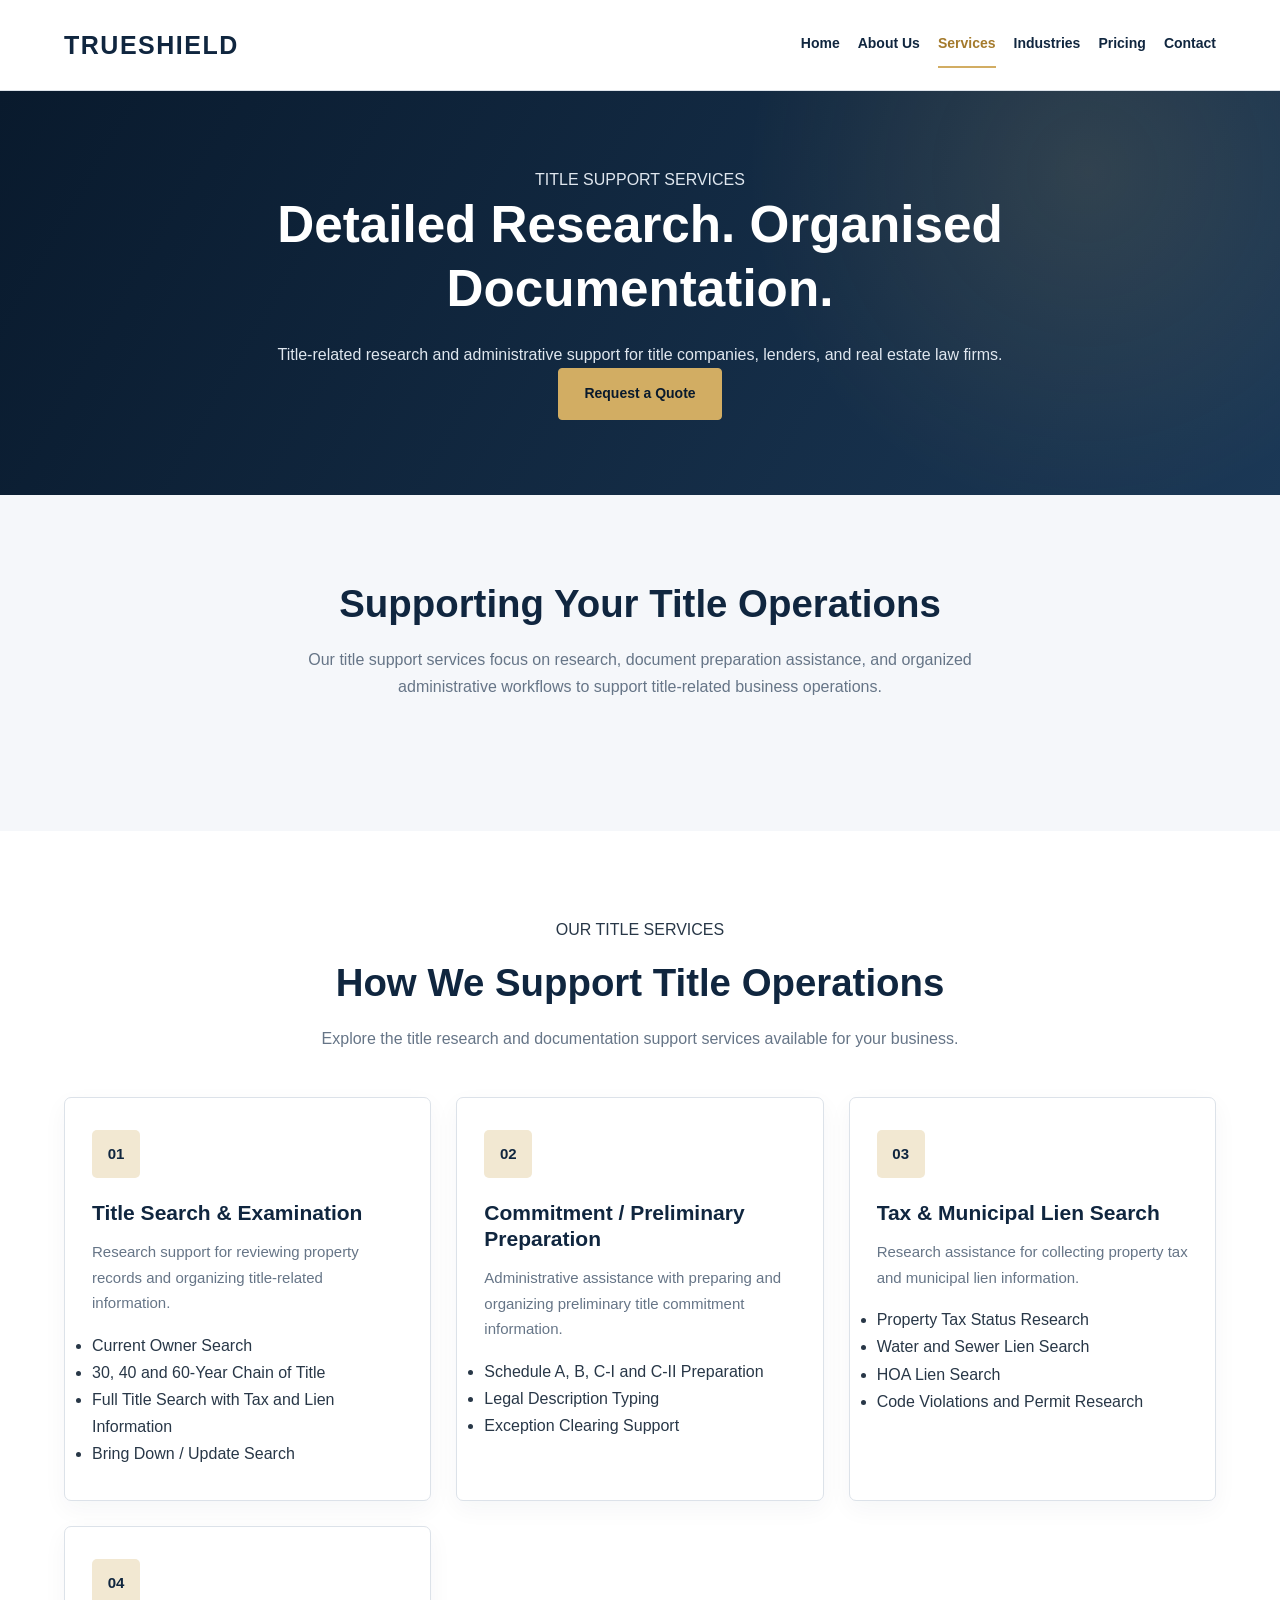
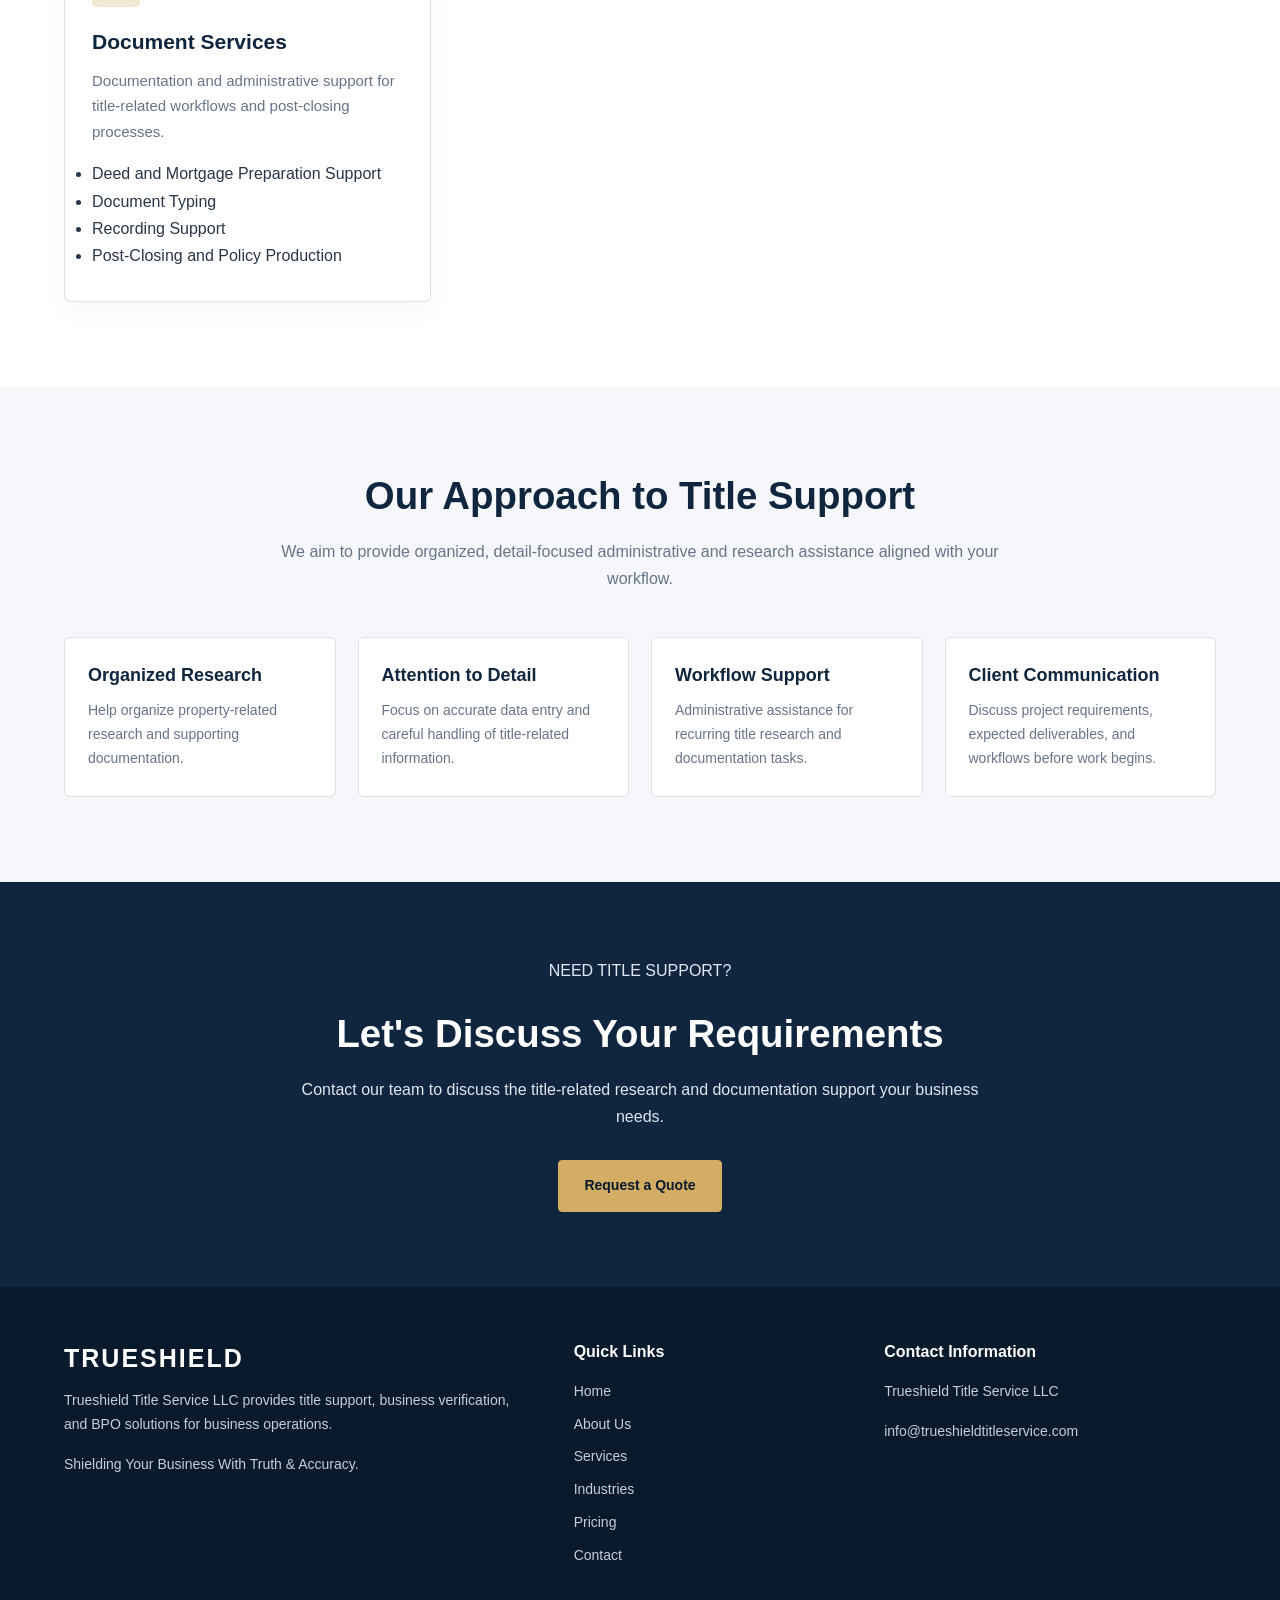
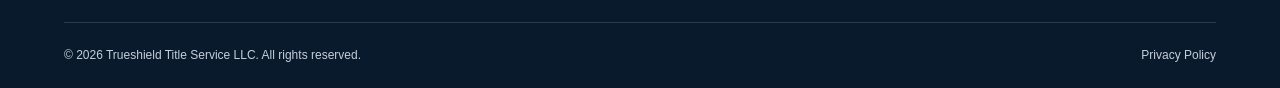
<file: title-services.html>
<!DOCTYPE html>
<html lang="en">
<head>
    <meta charset="UTF-8">
    <meta name="viewport" content="width=device-width, initial-scale=1.0">

    <meta name="description" content="Explore title search, title examination, tax and municipal lien search, commitment preparation, and document support services from Trueshield Title Service LLC.">

    <title>Title Support Services | Trueshield Title Service LLC</title>

    <link rel="stylesheet" href="style.css">
</head>

<body>

    <!-- Header -->
    <header class="site-header">
        <div class="container header-container">

            <a class="logo" href="index.html">
                TRUESHIELD
            </a>

            <nav class="main-nav">
                <a href="index.html">Home</a>
                <a href="about.html">About Us</a>
                <a href="services.html" class="active">Services</a>
                <a href="industries.html">Industries</a>
                <a href="pricing.html">Pricing</a>
                <a href="contact.html">Contact</a>
            </nav>

        </div>
    </header>


    <main>

        <!-- Page Banner -->
        <section class="page-hero">
            <div class="container">

                <p class="hero-label">TITLE SUPPORT SERVICES</p>

                <h1>Detailed Research. Organised Documentation.</h1>

                <p>
                    Title-related research and administrative support
                    for title companies, lenders, and real estate
                    law firms.
                </p>

                <a class="btn btn-primary" href="contact.html">
                    Request a Quote
                </a>

            </div>
        </section>


        <!-- Introduction -->
        <section class="section section-light">
            <div class="container">

                <div class="section-heading">

                    <h2>Supporting Your Title Operations</h2>

                    <p>
                        Our title support services focus on research,
                        document preparation assistance, and organized
                        administrative workflows to support title-related
                        business operations.
                    </p>

                </div>

            </div>
        </section>


        <!-- Title Services -->
        <section class="section">
            <div class="container">

                <div class="section-heading">

                    <p class="hero-label">OUR TITLE SERVICES</p>

                    <h2>How We Support Title Operations</h2>

                    <p>
                        Explore the title research and documentation
                        support services available for your business.
                    </p>

                </div>


                <div class="card-grid">

                    <!-- Service 1 -->
                    <article class="service-card">

                        <div class="card-icon">01</div>

                        <h3>Title Search &amp; Examination</h3>

                        <p>
                            Research support for reviewing property
                            records and organizing title-related
                            information.
                        </p>

                        <ul class="feature-list">
                            <li>Current Owner Search</li>
                            <li>30, 40 and 60-Year Chain of Title</li>
                            <li>Full Title Search with Tax and Lien Information</li>
                            <li>Bring Down / Update Search</li>
                        </ul>

                    </article>


                    <!-- Service 2 -->
                    <article class="service-card">

                        <div class="card-icon">02</div>

                        <h3>Commitment / Preliminary Preparation</h3>

                        <p>
                            Administrative assistance with preparing
                            and organizing preliminary title
                            commitment information.
                        </p>

                        <ul class="feature-list">
                            <li>Schedule A, B, C-I and C-II Preparation</li>
                            <li>Legal Description Typing</li>
                            <li>Exception Clearing Support</li>
                        </ul>

                    </article>


                    <!-- Service 3 -->
                    <article class="service-card">

                        <div class="card-icon">03</div>

                        <h3>Tax &amp; Municipal Lien Search</h3>

                        <p>
                            Research assistance for collecting
                            property tax and municipal lien
                            information.
                        </p>

                        <ul class="feature-list">
                            <li>Property Tax Status Research</li>
                            <li>Water and Sewer Lien Search</li>
                            <li>HOA Lien Search</li>
                            <li>Code Violations and Permit Research</li>
                        </ul>

                    </article>


                    <!-- Service 4 -->
                    <article class="service-card">

                        <div class="card-icon">04</div>

                        <h3>Document Services</h3>

                        <p>
                            Documentation and administrative support
                            for title-related workflows and
                            post-closing processes.
                        </p>

                        <ul class="feature-list">
                            <li>Deed and Mortgage Preparation Support</li>
                            <li>Document Typing</li>
                            <li>Recording Support</li>
                            <li>Post-Closing and Policy Production</li>
                        </ul>

                    </article>

                </div>

            </div>
        </section>


        <!-- Our Approach -->
        <section class="section section-light">
            <div class="container">

                <div class="section-heading">

                    <h2>Our Approach to Title Support</h2>

                    <p>
                        We aim to provide organized, detail-focused
                        administrative and research assistance
                        aligned with your workflow.
                    </p>

                </div>

                <div class="feature-grid">

                    <div class="feature-item">
                        <h3>Organized Research</h3>

                        <p>
                            Help organize property-related research
                            and supporting documentation.
                        </p>
                    </div>

                    <div class="feature-item">
                        <h3>Attention to Detail</h3>

                        <p>
                            Focus on accurate data entry and careful
                            handling of title-related information.
                        </p>
                    </div>

                    <div class="feature-item">
                        <h3>Workflow Support</h3>

                        <p>
                            Administrative assistance for recurring
                            title research and documentation tasks.
                        </p>
                    </div>

                    <div class="feature-item">
                        <h3>Client Communication</h3>

                        <p>
                            Discuss project requirements, expected
                            deliverables, and workflows before work begins.
                        </p>
                    </div>

                </div>

            </div>
        </section>


        <!-- Contact CTA -->
        <section class="cta-section">
            <div class="container cta-content">

                <p class="hero-label">NEED TITLE SUPPORT?</p>

                <h2>Let's Discuss Your Requirements</h2>

                <p>
                    Contact our team to discuss the title-related
                    research and documentation support your business needs.
                </p>

                <a class="btn btn-primary" href="contact.html">
                    Request a Quote
                </a>

            </div>
        </section>

    </main>


    <!-- Footer -->
    <footer class="site-footer">
        <div class="container">

            <div class="footer-grid">

                <div class="footer-about">

                    <a href="index.html" class="footer-logo">
                        TRUESHIELD
                    </a>

                    <p>
                        Trueshield Title Service LLC provides title
                        support, business verification, and BPO
                        solutions for business operations.
                    </p>

                    <p>
                        Shielding Your Business With Truth &amp; Accuracy.
                    </p>

                </div>


                <div class="footer-links">

                    <h3>Quick Links</h3>

                    <a href="index.html">Home</a>
                    <a href="about.html">About Us</a>
                    <a href="services.html">Services</a>
                    <a href="industries.html">Industries</a>
                    <a href="pricing.html">Pricing</a>
                    <a href="contact.html">Contact</a>

                </div>


                <div class="footer-contact">

                    <h3>Contact Information</h3>

                    <p>Trueshield Title Service LLC</p>

                    <p>
                        <a href="mailto:info@trueshieldtitleservice.com">
                            info@trueshieldtitleservice.com
                        </a>
                    </p>

                </div>

            </div>


            <div class="footer-bottom">
                <div class="footer-bottom-content">

                    <p>
                        &copy; 2026 Trueshield Title Service LLC.
                        All rights reserved.
                    </p>

                    <a href="privacy.html">Privacy Policy</a>

                </div>
            </div>

        </div>
    </footer>


    <!-- JavaScript -->
    <script src="script.js"></script>

</body>
</html>
</file>
<file: style.css>
/* ========================================
   TRUESHIELD TITLE SERVICE LLC
   Main Website Styles
   ======================================== */

/* 1. Global Styles */

:root {
    --navy: #10263f;
    --navy-dark: #091a2d;
    --navy-light: #1b3856;
    --gold: #d2ad63;
    --gold-light: #e7d5a5;
    --white: #ffffff;
    --light-bg: #f5f7fa;
    --text: #283747;
    --muted: #667587;
    --border: #dce2e9;
}

* {
    margin: 0;
    padding: 0;
    box-sizing: border-box;
}

html {
    scroll-behavior: smooth;
    scroll-padding-top: 100px;
}

body {
    font-family: Arial, Helvetica, sans-serif;
    color: var(--text);
    background: var(--white);
    line-height: 1.7;
    font-size: 16px;
}

img {
    max-width: 100%;
    display: block;
}

a {
    color: inherit;
    text-decoration: none;
    transition: color 0.25s ease, background 0.25s ease;
}

p {
    margin-bottom: 16px;
}

h1,
h2,
h3,
h4 {
    line-height: 1.25;
    color: var(--navy);
    margin-bottom: 18px;
}

h1 {
    font-size: clamp(36px, 5vw, 62px);
}

h2 {
    font-size: clamp(28px, 3vw, 40px);
}

h3 {
    font-size: 21px;
}

.container {
    width: min(1160px, 90%);
    margin: 0 auto;
}

.section {
    padding: 85px 0;
}

.section-light {
    background: var(--light-bg);
}

.eyebrow {
    color: var(--gold);
    font-size: 12px;
    font-weight: 700;
    letter-spacing: 2px;
    text-transform: uppercase;
    margin-bottom: 18px;
}

.section-heading {
    max-width: 760px;
    margin: 0 auto 45px;
    text-align: center;
}

.section-heading > p:last-child {
    color: var(--muted);
}


/* 2. Header and Navigation */

.site-header {
    width: 100%;
    background: var(--white);
    border-bottom: 1px solid var(--border);
    position: relative;
    z-index: 10;
}

.header-container {
    min-height: 90px;
    display: flex;
    align-items: center;
    justify-content: space-between;
    gap: 28px;
}

.logo {
    display: inline-flex;
    flex-direction: column;
    color: var(--navy);
    font-size: 25px;
    font-weight: 800;
    line-height: 1.1;
    letter-spacing: 1.5px;
    flex-shrink: 0;
}

.logo span {
    margin-top: 6px;
    font-size: 10px;
    letter-spacing: 2.1px;
    color: var(--gold);
}

.main-nav {
    display: flex;
    flex-wrap: wrap;
    align-items: center;
    justify-content: flex-end;
    gap: 24px;
}

.main-nav a {
    font-size: 13px;
    font-weight: 700;
    color: var(--navy);
    padding: 10px 0;
    border-bottom: 2px solid transparent;
}

.main-nav a:hover,
.main-nav a.active {
    color: #a47a2c;
    border-bottom-color: var(--gold);
}


/* 3. Home Hero */

.hero {
    background:
        radial-gradient(
            circle at 90% 15%,
            rgba(210, 173, 99, 0.13),
            transparent 32%
        ),
        linear-gradient(120deg, var(--navy-dark), var(--navy-light));

    color: var(--white);
    padding: 90px 0 75px;
    overflow: hidden;
}

.hero-content {
    max-width: 1160px;
}

.hero .eyebrow {
    color: var(--gold-light);
}

.hero h1 {
    max-width: 790px;
    color: var(--white);
    margin-bottom: 24px;
}

.hero h1 span {
    display: block;
    color: var(--gold-light);
}

.hero-description {
    max-width: 720px;
    color: #e0e7ef;
    font-size: 18px;
    line-height: 1.9;
    margin-bottom: 30px;
}

.hero-buttons {
    display: flex;
    flex-wrap: wrap;
    gap: 15px;
    margin-bottom: 35px;
}


/* 4. Buttons */

.btn {
    display: inline-flex;
    align-items: center;
    justify-content: center;
    gap: 8px;
    min-height: 48px;
    padding: 13px 25px;
    border-radius: 4px;
    font-size: 14px;
    font-weight: 700;
    text-align: center;
    border: 1px solid transparent;
    cursor: pointer;
}

.btn-primary {
    color: var(--navy-dark);
    background: var(--gold);
    border-color: var(--gold);
}

.btn-primary:hover {
    background: var(--gold-light);
    border-color: var(--gold-light);
}

.btn-outline {
    color: var(--white);
    background: transparent;
    border-color: rgba(255, 255, 255, 0.55);
}

.btn-outline:hover {
    color: var(--navy);
    background: var(--white);
}

.hero-buttons .btn {
    min-width: 205px;
}

.center-button {
    text-align: center;
    margin-top: 38px;
}


/* 5. Hero Trust List */

.trust-list {
    display: flex;
    flex-wrap: wrap;
    gap: 12px 28px;
    list-style: none;
    color: #e6eaf0;
    font-size: 14px;
}

.trust-list li::before {
    content: "✓";
    color: var(--gold-light);
    font-weight: 700;
    margin-right: 9px;
}


/* 6. Two-Column Content */

.two-column {
    display: grid;
    grid-template-columns: 1fr 1fr;
    align-items: center;
    gap: 55px;
}

.section-content h2 {
    margin-bottom: 22px;
}

.section-content p {
    color: var(--muted);
}

.section-content .btn {
    margin-top: 12px;
}

.section-image img {
    width: 100%;
    min-height: 300px;
    max-height: 430px;
    object-fit: cover;
    border-radius: 8px;
    box-shadow: 0 15px 35px rgba(16, 38, 63, 0.14);
}


/* 7. Service Cards */

.card-grid {
    display: grid;
    grid-template-columns: repeat(3, minmax(0, 1fr));
    gap: 25px;
    align-items: stretch;
}

.service-card {
    display: flex;
    flex-direction: column;
    align-items: flex-start;
    background: var(--white);
    padding: 32px 27px;
    border: 1px solid var(--border);
    border-radius: 7px;
    box-shadow: 0 8px 25px rgba(16, 38, 63, 0.045);
    transition: transform 0.25s ease, box-shadow 0.25s ease;
}

.service-card:hover {
    transform: translateY(-5px);
    box-shadow: 0 15px 35px rgba(16, 38, 63, 0.10);
}

.card-icon {
    display: flex;
    align-items: center;
    justify-content: center;
    width: 48px;
    height: 48px;
    margin-bottom: 22px;
    color: var(--navy);
    background: #f2e8d2;
    border-radius: 5px;
    font-size: 15px;
    font-weight: 800;
}

.service-card h3 {
    margin-bottom: 13px;
}

.service-card p {
    color: var(--muted);
    font-size: 15px;
}

.service-card > a:not(.btn) {
    color: #997026;
    font-weight: 700;
    font-size: 14px;
    margin-top: auto;
    padding-top: 15px;
}

.service-card > a:not(.btn):hover {
    color: var(--navy);
}


/* 8. Features */

.feature-grid {
    display: grid;
    grid-template-columns: repeat(4, minmax(0, 1fr));
    gap: 22px;
}

.feature-item {
    padding: 26px 23px;
    border: 1px solid var(--border);
    border-radius: 6px;
    background: var(--white);
}

.feature-item h3 {
    font-size: 18px;
    margin-bottom: 12px;
}

.feature-item p {
    color: var(--muted);
    font-size: 14px;
    margin-bottom: 0;
}


/* 9. Inner Page Banner */

.page-hero {
    padding: 75px 0;
    text-align: center;
    color: var(--white);
    background:
        radial-gradient(
            circle at 85% 20%,
            rgba(210, 173, 99, 0.14),
            transparent 30%
        ),
        linear-gradient(120deg, var(--navy-dark), var(--navy-light));
}

.page-hero .eyebrow {
    color: var(--gold-light);
}

.page-hero h1 {
    max-width: 850px;
    margin: 0 auto 20px;
    color: var(--white);
    font-size: clamp(34px, 4vw, 52px);
}

.page-hero p:not(.eyebrow) {
    max-width: 760px;
    margin: 0 auto;
    color: #e0e7ef;
}


/* 10. Pricing Cards */

.pricing-card {
    padding: 35px 28px;
}

.pricing-card .btn {
    width: 100%;
    margin-top: 22px;
}

.pricing-features {
    list-style: none;
    width: 100%;
    margin: 5px 0 10px;
    color: var(--muted);
    font-size: 14px;
}

.pricing-features li {
    padding: 10px 0;
    border-bottom: 1px solid #edf0f4;
}

.pricing-features li::before {
    content: "✓";
    color: #a47a2c;
    font-weight: 800;
    margin-right: 10px;
}

.featured-card {
    border: 2px solid var(--gold);
}

.pricing-note {
    margin-top: 22px;
    color: #e0e7ef;
    font-size: 13px;
}


/* 11. Call to Action */

.cta-section {
    padding: 75px 0;
    background: var(--navy);
    color: var(--white);
    text-align: center;
}

.cta-content {
    max-width: 850px;
}

.cta-content .eyebrow {
    color: var(--gold-light);
}

.cta-content h2 {
    color: var(--white);
}

.cta-content > p:not(.eyebrow) {
    color: #e0e7ef;
    max-width: 700px;
    margin: 0 auto 25px;
}

.cta-content .btn {
    margin-top: 5px;
}


/* 12. Footer */

.site-footer {
    color: #e0e7ef;
    background: var(--navy-dark);
}

.footer-grid {
    display: grid;
    grid-template-columns: 1.4fr 0.8fr 1fr;
    gap: 45px;
    padding-top: 55px;
    padding-bottom: 45px;
}

.footer-logo {
    display: inline-block;
    color: var(--gold-light);
    font-size: 26px;
    font-weight: 800;
    letter-spacing: 2px;
    margin-bottom: 15px;
}

.footer-about h3,
.footer-links h3,
.footer-contact h3 {
    color: var(--white);
    font-size: 16px;
    margin-bottom: 18px;
}

.footer-about p,
.footer-contact p {
    color: #c5cfda;
    font-size: 14px;
}

.footer-links {
    display: flex;
    flex-direction: column;
    align-items: flex-start;
}

.footer-links a {
    color: #c5cfda;
    font-size: 14px;
    margin-bottom: 9px;
}

.footer-links a:hover,
.footer-contact a:hover {
    color: var(--gold-light);
}

.footer-contact a {
    overflow-wrap: anywhere;
}

.footer-bottom {
    border-top: 1px solid rgba(255, 255, 255, 0.14);
}

.footer-bottom-content {
    min-height: 65px;
    display: flex;
    align-items: center;
    justify-content: space-between;
    gap: 15px;
}

.footer-bottom p,
.footer-bottom a {
    margin-bottom: 0;
    color: #c5cfda;
    font-size: 12px;
}


/* 13. Other Page Content Helpers */

.content-image {
    width: 100%;
    border-radius: 8px;
}

.content-list {
    padding-left: 22px;
    margin-bottom: 20px;
}

.content-list li {
    margin-bottom: 10px;
}

.contact-card {
    background: var(--white);
    border: 1px solid var(--border);
    border-radius: 7px;
    padding: 28px;
}


/* 14. Responsive Design: Tablets */

@media (max-width: 950px) {
    .header-container {
        flex-direction: column;
        justify-content: center;
        padding-top: 20px;
        padding-bottom: 18px;
        gap: 15px;
    }

    .main-nav {
        justify-content: center;
        gap: 10px 22px;
    }

    .two-column {
        gap: 30px;
    }

    .card-grid {
        grid-template-columns: repeat(2, minmax(0, 1fr));
    }

    .feature-grid {
        grid-template-columns: repeat(2, minmax(0, 1fr));
    }

    .footer-grid {
        grid-template-columns: repeat(2, minmax(0, 1fr));
    }
}


/* 15. Responsive Design: Mobile */

@media (max-width: 600px) {
    body {
        font-size: 15px;
    }

    .container {
        width: 90%;
    }

    .section {
        padding: 58px 0;
    }

    .header-container {
        min-height: auto;
        padding-top: 18px;
        padding-bottom: 15px;
    }

    .logo {
        font-size: 23px;
    }

    .main-nav {
        width: 100%;
        gap: 5px 15px;
    }

    .main-nav a {
        font-size: 12px;
        padding: 7px 0;
    }

    .hero {
        padding: 60px 0 48px;
    }

    .hero h1 {
        font-size: 38px;
    }

    .hero-description {
        font-size: 16px;
        line-height: 1.8;
    }

    .hero-buttons {
        flex-direction: column;
    }

    .hero-buttons .btn {
        width: 100%;
    }

    .trust-list {
        flex-direction: column;
        gap: 8px;
    }

    .two-column {
        grid-template-columns: 1fr;
        gap: 30px;
    }

    .section-image img {
        min-height: 220px;
    }

    .card-grid,
    .feature-grid,
    .footer-grid {
        grid-template-columns: 1fr;
    }

    .section-heading {
        margin-bottom: 30px;
    }

    .page-hero {
        padding: 55px 0;
    }

    .page-hero h1 {
        font-size: 34px;
    }

    .service-card {
        padding: 26px 22px;
    }

    .cta-section {
        padding: 55px 0;
    }

    .footer-grid {
        gap: 25px;
        padding-top: 40px;
        padding-bottom: 35px;
    }

    .footer-bottom-content {
        flex-direction: column;
        justify-content: center;
        text-align: center;
        padding-top: 18px;
        padding-bottom: 18px;
    }
}


/* 16. Small Mobile Screens */

@media (max-width: 380px) {
    .container {
        width: 92%;
    }

    .logo {
        font-size: 20px;
    }

    .logo span {
        font-size: 9px;
    }

    .main-nav {
        gap: 5px 11px;
    }

    .main-nav a {
        font-size: 11px;
    }

    .hero h1 {
        font-size: 32px;
    }

    .btn {
        padding: 12px 16px;
        font-size: 13px;
    }
}

/* BPO Services Page - Cleaner Layout */

.bpo-services .card-grid {
    grid-template-columns: repeat(2, minmax(0, 1fr));
    gap: 28px;
}

.bpo-services .service-card {
    padding: 30px;
    box-shadow: none;
}

.bpo-services .service-card:hover {
    transform: translateY(-3px);
}

.bpo-services .feature-grid {
    grid-template-columns: repeat(3, minmax(0, 1fr));
    gap: 25px;
}

.bpo-services .feature-item {
    background: transparent;
    border: none;
    border-top: 2px solid var(--gold);
    border-radius: 0;
    padding: 22px 8px;
}

.bpo-services .section-heading {
    margin-bottom: 35px;
}

.bpo-services .section-heading h2 {
    margin-bottom: 12px;
}

.bpo-services .section-heading > p:last-child {
    margin-bottom: 0;
}

@media (max-width: 650px) {
    .bpo-services .card-grid,
    .bpo-services .feature-grid {
        grid-template-columns: 1fr;
        gap: 18px;
    }

    .bpo-services .service-card {
        padding: 25px 22px;
    }
}

/* INDUSTRIES PAGE IMAGE - SHOW THE FULL IMAGE */

.industries-image-section {
    padding-top: 30px;
    padding-bottom: 50px;
}

.industries-page-image {
    display: block;
    width: 100%;
    max-width: 1000px;
    height: auto;
    max-height: none;
    object-fit: contain;
    object-position: center;
    margin: 0 auto;
    border-radius: 16px;
}

/* Mobile image sizing */
@media (max-width: 768px) {
    .industries-image-section {
        padding-top: 20px;
        padding-bottom: 30px;
    }

    .industries-page-image {
        width: 100%;
        height: auto;
        border-radius: 10px;
    }
}
css
/* FIX TRUESHIELD LOGO TEXT */

.logo {
    display: inline-flex;
    flex-direction: column;
    align-items: flex-start;
    color: #0b1f3a;
    text-decoration: none;
    font-size: 25px;
    font-weight: 800;
    line-height: 1.2;
    white-space: normal;
}

.logo span {
    display: block;
    visibility: visible;
    opacity: 1;
    font-size: 12px;
    font-weight: 600;
    letter-spacing: 2px;
    line-height: 1.5;
}

/* Footer logo */
.footer-logo {
    color: #ffffff;
}

.footer-logo span {
    color: #d4af62;
}
/* Header logo */
.site-header .logo {
    display: inline-flex;
    flex-direction: column;
    align-items: flex-start;
    text-decoration: none;
    line-height: 1.2;
}

.site-header .logo span {
    display: block;
    font-size: 12px;
    font-weight: 600;
    letter-spacing: 2px;
    line-height: 1.5;
}

/* Footer logo */
.footer-logo {
    display: inline-flex;
    flex-direction: column;
    align-items: flex-start;
    text-decoration: none;
    line-height: 1.2;
}

.footer-logo span {
    display: block;
    font-size: 12px;
    font-weight: 600;
    letter-spacing: 2px;
    line-height: 1.5;
}
css
/* ==========================================
   CONTACT PAGE DESIGN
========================================== */

.contact-hero {
    padding: 95px 0;
    color: #ffffff;
    background:
        radial-gradient(circle at 85% 20%, rgba(212, 175, 98, 0.20), transparent 32%),
        linear-gradient(125deg, #08172d, #12345a);
}

.contact-hero-content {
    max-width: 850px;
}

.contact-hero .eyebrow {
    color: #e1bd72;
    font-weight: 700;
    letter-spacing: 2px;
}

.contact-hero h1 {
    max-width: 780px;
    margin: 15px 0 20px;
    color: #ffffff;
    font-size: clamp(36px, 5vw, 58px);
    line-height: 1.12;
}

.contact-hero-content > p:not(.eyebrow) {
    max-width: 680px;
    margin-bottom: 30px;
    color: #e0e7f0;
    font-size: 17px;
    line-height: 1.8;
}

.contact-hero .button {
    display: inline-block;
    padding: 14px 25px;
    color: #10233f;
    background: #e1bd72;
    border-radius: 6px;
    font-weight: 700;
    text-decoration: none;
}

.contact-hero .button:hover {
    background: #f0d394;
}

.contact-intro {
    padding-top: 75px;
    padding-bottom: 75px;
}

.contact-info-grid {
    display: grid;
    grid-template-columns: repeat(3, minmax(0, 1fr));
    gap: 24px;
    margin-top: 40px;
}

.contact-info-card {
    padding: 30px 25px;
    background: #ffffff;
    border: 1px solid #e4e9f0;
    border-radius: 12px;
    box-shadow: 0 8px 28px rgba(11, 31, 58, 0.06);
    overflow-wrap: anywhere;
}

.contact-icon {
    display: flex;
    align-items: center;
    justify-content: center;
    width: 52px;
    height: 52px;
    margin-bottom: 20px;
    color: #b58b3c;
    background: #fbf4e6;
    border-radius: 10px;
}

.contact-icon svg {
    width: 27px;
    height: 27px;
}

.contact-info-card h3 {
    margin: 0 0 12px;
    color: #10233f;
    font-size: 20px;
}

.contact-info-card p {
    color: #5c6878;
    line-height: 1.7;
}

.contact-info-card a {
    display: inline-block;
    margin-top: 8px;
    color: #173e69;
    font-weight: 600;
    text-decoration: none;
    overflow-wrap: anywhere;
}

.contact-info-card a:hover {
    color: #a57b2e;
}

.contact-form-layout {
    display: grid;
    grid-template-columns: minmax(0, 0.85fr) minmax(0, 1.15fr);
    gap: 55px;
    align-items: start;
}

.contact-form-info {
    padding-top: 20px;
}

.contact-form-info h2,
.form-heading h2 {
    margin: 10px 0 18px;
    color: #10233f;
    font-size: clamp(28px, 3vw, 38px);
    line-height: 1.25;
}

.contact-form-info > p:not(.eyebrow) {
    color: #5c6878;
    line-height: 1.8;
}

.contact-promise {
    display: flex;
    align-items: flex-start;
    gap: 15px;
    margin-top: 30px;
}

.promise-check {
    display: flex;
    flex: 0 0 32px;
    align-items: center;
    justify-content: center;
    width: 32px;
    height: 32px;
    color: #87621f;
    background: #f7edda;
    border-radius: 50%;
    font-weight: 700;
}

.contact-promise h3 {
    margin: 0 0 6px;
    color: #10233f;
    font-size: 17px;
}

.contact-promise p {
    margin: 0;
    color: #5c6878;
    line-height: 1.7;
}

.contact-form-card {
    padding: 36px;
    background: #ffffff;
    border: 1px solid #e4e9f0;
    border-radius: 14px;
    box-shadow: 0 12px 35px rgba(11, 31, 58, 0.08);
}

.form-heading {
    margin-bottom: 25px;
}

.form-heading > p:last-child {
    color: #667386;
    font-size: 14px;
}

.contact-form .form-row {
    display: grid;
    grid-template-columns: repeat(2, minmax(0, 1fr));
    gap: 18px;
}

.contact-form .form-group {
    display: flex;
    flex-direction: column;
    gap: 8px;
    margin-bottom: 20px;
}

.contact-form label {
    color: #182c46;
    font-size: 14px;
    font-weight: 600;
}

.contact-form input,
.contact-form select,
.contact-form textarea {
    box-sizing: border-box;
    width: 100%;
    min-width: 0;
    padding: 13px 14px;
    color: #1b2b41;
    background: #ffffff;
    border: 1px solid #d5dde7;
    border-radius: 7px;
    font: inherit;
    font-size: 14px;
}

.contact-form input,
.contact-form select {
    min-height: 48px;
}

.contact-form textarea {
    min-height: 135px;
    resize: vertical;
}

.contact-form input:focus,
.contact-form select:focus,
.contact-form textarea:focus {
    outline: 2px solid rgba(181, 139, 60, 0.25);
    border-color: #b58b3c;
}

.contact-form .form-submit {
    display: flex;
    width: 100%;
    align-items: center;
    justify-content: center;
    gap: 12px;
    padding: 15px 20px;
    color: #ffffff;
    background: #102b4c;
    border: 0;
    border-radius: 7px;
    font: inherit;
    font-weight: 700;
    cursor: pointer;
}

.contact-form .form-submit:hover {
    background: #1a426e;
}

.contact-form .form-note {
    margin-top: 15px;
    color: #6b7583;
    font-size: 12px;
    line-height: 1.7;
}

.contact-bottom-cta {
    padding: 70px 20px;
    color: #ffffff;
    text-align: center;
    background: linear-gradient(120deg, #0a1c34, #173d66);
}

.contact-bottom-cta .container {
    max-width: 800px;
}

.contact-bottom-cta .eyebrow {
    color: #e1bd72;
    font-weight: 700;
    letter-spacing: 2px;
}

.contact-bottom-cta h2 {
    margin: 12px 0 16px;
    color: #ffffff;
    font-size: clamp(28px, 4vw, 40px);
    line-height: 1.25;
}

.contact-bottom-cta p:not(.eyebrow) {
    margin-bottom: 25px;
    color: #e0e7f0;
    line-height: 1.8;
}

.contact-bottom-cta .button-light {
    display: inline-block;
    padding: 14px 24px;
    color: #10233f;
    background: #e1bd72;
    border-radius: 6px;
    font-weight: 700;
    text-decoration: none;
}

.contact-bottom-cta .button-light:hover {
    background: #f0d394;
}

/* Contact page responsive layout */
@media (max-width: 900px) {
    .contact-info-grid {
        grid-template-columns: repeat(2, minmax(0, 1fr));
    }

    .contact-form-layout {
        grid-template-columns: 1fr;
        gap: 35px;
    }
}

@media (max-width: 600px) {
    .contact-hero {
        padding: 65px 0;
    }

    .contact-info-grid {
        grid-template-columns: 1fr;
    }

    .contact-form-card {
        padding: 24px 18px;
    }

    .contact-form .form-row {
        grid-template-columns: 1fr;
        gap: 0;
    }

    .contact-bottom-cta {
        padding: 55px 15px;
    }
}
css
/* =====================================
   TRUESHIELD CONTACT PAGE - CLEAN LAYOUT
===================================== */

.contact-hero,
.contact-hero * {
    box-sizing: border-box;
}

.contact-hero {
    padding: 80px 0;
    background: linear-gradient(120deg, #0b1f3a, #183c62);
    color: #ffffff;
}

.contact-hero-content {
    max-width: 850px;
    margin: 0 auto;
}

.contact-hero h1 {
    margin: 14px 0 20px;
    color: #ffffff;
    font-size: clamp(34px, 5vw, 54px);
    line-height: 1.2;
}

.contact-hero-content > p:not(.eyebrow) {
    max-width: 680px;
    margin-bottom: 28px;
    color: #e8edf5;
    font-size: 17px;
    line-height: 1.8;
}

.contact-hero .eyebrow,
.contact-bottom-cta .eyebrow {
    color: #e1bd72;
    letter-spacing: 2px;
    font-weight: 700;
}

.contact-hero .button,
.contact-bottom-cta .button-light {
    display: inline-block;
    padding: 14px 24px;
    border-radius: 6px;
    background: #dfb967;
    color: #10233f;
    font-weight: 700;
    text-decoration: none;
}

.contact-hero .button:hover,
.contact-bottom-cta .button-light:hover {
    background: #f0d394;
}

.contact-intro {
    padding-top: 65px;
    padding-bottom: 70px;
}

.contact-info-grid {
    display: grid;
    grid-template-columns: repeat(3, minmax(0, 1fr));
    gap: 24px;
    margin-top: 38px;
}

.contact-info-card {
    min-width: 0;
    padding: 28px;
    background: #ffffff;
    border: 1px solid #e3e8ef;
    border-radius: 12px;
    box-shadow: 0 6px 22px rgba(11, 31, 58, 0.06);
}

.contact-icon {
    display: flex;
    align-items: center;
    justify-content: center;
    width: 50px;
    height: 50px;
    margin-bottom: 20px;
    border-radius: 10px;
    background: #f8f0df;
    color: #a67b2d;
}

.contact-icon svg {
    width: 26px;
    height: 26px;
}

.contact-info-card h3 {
    margin: 0 0 12px;
    color: #10233f;
    font-size: 20px;
    line-height: 1.4;
}

.contact-info-card p {
    color: #5d6878;
    font-size: 15px;
    line-height: 1.8;
}

.contact-info-card a {
    color: #174775;
    font-weight: 600;
    line-height: 1.8;
    overflow-wrap: anywhere;
    text-decoration: none;
}

.contact-info-card a:hover {
    color: #a67b2d;
}

.contact-form-layout {
    display: grid;
    grid-template-columns: minmax(0, 0.9fr) minmax(0, 1.1fr);
    align-items: start;
    gap: 45px;
}

.contact-form-info {
    min-width: 0;
    padding-top: 18px;
}

.contact-form-info h2,
.form-heading h2 {
    margin: 12px 0 16px;
    color: #10233f;
    font-size: clamp(27px, 3vw, 36px);
    line-height: 1.3;
}

.contact-form-info > p:not(.eyebrow) {
    color: #5d6878;
    line-height: 1.8;
}

.contact-promise {
    display: flex;
    align-items: flex-start;
    gap: 14px;
    margin-top: 26px;
}

.promise-check {
    display: flex;
    flex: 0 0 32px;
    align-items: center;
    justify-content: center;
    width: 32px;
    height: 32px;
    border-radius: 50%;
    background: #f8f0df;
    color: #85611e;
    font-weight: 700;
}

.contact-promise h3 {
    margin: 2px 0 7px;
    color: #10233f;
    font-size: 17px;
    line-height: 1.4;
}

.contact-promise p {
    margin: 0;
    color: #5d6878;
    font-size: 15px;
    line-height: 1.7;
}

.contact-form-card {
    box-sizing: border-box;
    min-width: 0;
    padding: 32px;
    background: #ffffff;
    border: 1px solid #e1e7ef;
    border-radius: 12px;
    box-shadow: 0 8px 28px rgba(11, 31, 58, 0.07);
}

.form-heading {
    margin-bottom: 25px;
}

.form-heading .eyebrow {
    color: #a67b2d;
    font-weight: 700;
    letter-spacing: 1.5px;
}

.form-heading > p:last-child {
    color: #687486;
    font-size: 14px;
}

.contact-form .form-row {
    display: grid;
    grid-template-columns: repeat(2, minmax(0, 1fr));
    gap: 16px;
}

.contact-form .form-group {
    display: flex;
    flex-direction: column;
    gap: 8px;
    min-width: 0;
    margin-bottom: 20px;
}

.contact-form label {
    color: #172b45;
    font-size: 14px;
    font-weight: 600;
}

.contact-form input,
.contact-form select,
.contact-form textarea {
    box-sizing: border-box;
    display: block;
    width: 100%;
    max-width: 100%;
    min-width: 0;
    padding: 13px 14px;
    border: 1px solid #d5dde7;
    border-radius: 6px;
    background: #ffffff;
    color: #172b45;
    font-family: Arial, sans-serif;
    font-size: 15px;
    line-height: 1.5;
}

.contact-form input,
.contact-form select {
    min-height: 48px;
}

.contact-form textarea {
    min-height: 135px;
    resize: vertical;
}

.contact-form input:focus,
.contact-form select:focus,
.contact-form textarea:focus {
    outline: 2px solid rgba(181, 139, 60, 0.2);
    border-color: #b58b3c;
}

.contact-form .form-submit {
    display: flex;
    align-items: center;
    justify-content: center;
    gap: 12px;
    width: 100%;
    padding: 15px 20px;
    border: 0;
    border-radius: 6px;
    background: #102b4c;
    color: #ffffff;
    font-family: Arial, sans-serif;
    font-size: 15px;
    font-weight: 700;
    cursor: pointer;
}

.contact-form .form-submit:hover {
    background: #1b426c;
}

.contact-form .form-note {
    margin-top: 14px;
    color: #687486;
    font-size: 12px;
    line-height: 1.7;
}

.contact-bottom-cta {
    padding: 65px 20px;
    background: #102b4c;
    color: #ffffff;
    text-align: center;
}

.contact-bottom-cta .container {
    max-width: 780px;
}

.contact-bottom-cta h2 {
    margin: 12px 0 16px;
    color: #ffffff;
    font-size: clamp(27px, 4vw, 38px);
    line-height: 1.3;
}

.contact-bottom-cta p:not(.eyebrow) {
    margin-bottom: 25px;
    color: #e5ebf3;
    line-height: 1.8;
}

/* Keep the footer logo readable */
.site-footer .footer-logo {
    display: inline-flex;
    flex-direction: column;
    align-items: flex-start;
    gap: 3px;
    color: #ffffff;
    text-decoration: none;
    line-height: 1.3;
}

.site-footer .footer-logo span {
    display: block;
    color: #dfb967;
    font-size: 11px;
    letter-spacing: 1.5px;
}

/* Tablet */
@media (max-width: 900px) {
    .contact-info-grid {
        grid-template-columns: repeat(2, minmax(0, 1fr));
    }

    .contact-form-layout {
        grid-template-columns: 1fr;
        gap: 30px;
    }
}

/* Mobile */
@media (max-width: 600px) {
    .contact-hero {
        padding: 55px 0;
    }

    .contact-intro {
        padding-top: 45px;
        padding-bottom: 45px;
    }

    .contact-info-grid {
        grid-template-columns: 1fr;
        gap: 18px;
    }

    .contact-info-card {
        padding: 24px;
    }

    .contact-form-card {
        padding: 23px 18px;
    }

    .contact-form .form-row {
        grid-template-columns: 1fr;
        gap: 0;
    }

    .contact-bottom-cta {
        padding: 48px 18px;
    }
}

/* ===== CONTACT PAGE LAYOUT ===== */

.contact-hero {
    padding: 90px 20px;
    background: #102b4e;
    color: #ffffff;
}

.contact-hero-content {
    max-width: 850px;
    margin: 0 auto;
    text-align: center;
}

.contact-hero h1 {
    max-width: 800px;
    margin: 16px auto;
    color: #ffffff;
    font-size: clamp(34px, 5vw, 52px);
    line-height: 1.2;
}

.contact-hero-content > p:not(.eyebrow) {
    max-width: 680px;
    margin: 0 auto 28px;
    color: #e3eaf2;
    font-size: 17px;
    line-height: 1.8;
}

.contact-hero .eyebrow,
.contact-bottom-cta .eyebrow {
    color: #e6bd65;
    letter-spacing: 2px;
    font-size: 13px;
    font-weight: 700;
}

.contact-intro {
    padding-top: 75px;
    padding-bottom: 75px;
}

.contact-info-grid {
    display: grid;
    grid-template-columns: repeat(3, minmax(0, 1fr));
    gap: 24px;
    margin-top: 40px;
}

.contact-info-card {
    min-width: 0;
    padding: 30px 24px;
    background: #ffffff;
    border: 1px solid #e2e8f0;
    border-radius: 14px;
    box-shadow: 0 8px 24px rgba(16, 43, 78, 0.07);
    overflow-wrap: anywhere;
}

.contact-icon {
    display: flex;
    align-items: center;
    justify-content: center;
    width: 48px;
    height: 48px;
    margin-bottom: 20px;
    border-radius: 12px;
    background: #edf3fa;
    color: #102b4e;
    font-size: 25px;
    font-weight: 700;
}

.contact-info-card h3 {
    margin: 0 0 12px;
    color: #102b4e;
    font-size: 21px;
    line-height: 1.4;
}

.contact-info-card p {
    margin: 0 0 18px;
    color: #5c6878;
    font-size: 15px;
    line-height: 1.8;
}

.contact-info-card a,
.footer-contact a {
    color: #174f88;
    font-weight: 600;
    line-height: 1.8;
    overflow-wrap: anywhere;
}

.contact-form-layout {
    display: grid;
    grid-template-columns: minmax(0, 0.85fr) minmax(0, 1.15fr);
    align-items: start;
    gap: 55px;
}

.contact-form-info {
    padding-top: 20px;
}

.contact-form-info h2,
.form-heading h2 {
    margin: 12px 0 18px;
    color: #102b4e;
    font-size: clamp(27px, 3vw, 36px);
    line-height: 1.3;
}

.contact-form-info > p:not(.eyebrow) {
    color: #5c6878;
    line-height: 1.9;
}

.contact-promise {
    display: flex;
    align-items: flex-start;
    gap: 15px;
    margin-top: 28px;
}

.promise-check {
    display: flex;
    flex: 0 0 30px;
    align-items: center;
    justify-content: center;
    width: 30px;
    height: 30px;
    border-radius: 50%;
    background: #e6bd65;
    color: #102b4e;
    font-weight: 700;
}

.contact-promise h3 {
    margin: 0 0 6px;
    color: #102b4e;
    font-size: 17px;
    line-height: 1.5;
}

.contact-promise p {
    margin: 0;
    color: #5c6878;
    font-size: 14px;
    line-height: 1.8;
}

.contact-form-card {
    min-width: 0;
    padding: 38px;
    background: #ffffff;
    border: 1px solid #e2e8f0;
    border-radius: 16px;
    box-shadow: 0 12px 35px rgba(16, 43, 78, 0.08);
}

.form-heading {
    margin-bottom: 28px;
}

.form-heading > p:last-child {
    color: #697586;
    font-size: 14px;
    line-height: 1.7;
}

.contact-form .form-row {
    display: grid;
    grid-template-columns: repeat(2, minmax(0, 1fr));
    gap: 18px;
}

.contact-form .form-group {
    display: flex;
    flex-direction: column;
    min-width: 0;
    gap: 8px;
    margin-bottom: 22px;
}

.contact-form label {
    color: #26384d;
    font-size: 14px;
    font-weight: 700;
    line-height: 1.5;
}

.contact-form input,
.contact-form select,
.contact-form textarea {
    display: block;
    width: 100%;
    min-width: 0;
    padding: 13px 14px;
    border: 1px solid #ccd5e0;
    border-radius: 8px;
    background: #ffffff;
    color: #243247;
    font: inherit;
    font-size: 15px;
    line-height: 1.5;
    box-sizing: border-box;
}

.contact-form input,
.contact-form select {
    min-height: 48px;
}

.contact-form textarea {
    min-height: 140px;
    resize: vertical;
}

.contact-form input:focus,
.contact-form select:focus,
.contact-form textarea:focus {
    outline: 2px solid #9dbce0;
    outline-offset: 2px;
    border-color: #174f88;
}

.contact-form .form-submit {
    display: inline-flex;
    align-items: center;
    justify-content: center;
    gap: 10px;
    width: 100%;
    min-height: 52px;
    border: 0;
    cursor: pointer;
    font: inherit;
    font-weight: 700;
}

.contact-form .form-note {
    margin: 16px 0 0;
    color: #697586;
    font-size: 12px;
    line-height: 1.7;
}

.contact-bottom-cta {
    padding: 70px 20px;
    background: #102b4e;
    color: #ffffff;
    text-align: center;
}

.contact-bottom-cta .container {
    max-width: 850px;
    margin: 0 auto;
}

.contact-bottom-cta h2 {
    margin: 14px 0;
    color: #ffffff;
    font-size: clamp(27px, 4vw, 38px);
    line-height: 1.35;
}

.contact-bottom-cta p:not(.eyebrow) {
    margin: 0 auto 25px;
    color: #e3eaf2;
    line-height: 1.8;
}

.contact-bottom-cta .button-light {
    display: inline-flex;
    align-items: center;
    justify-content: center;
    padding: 14px 25px;
    border-radius: 7px;
    background: #e6bd65;
    color: #102b4e;
    font-weight: 700;
    text-decoration: none;
}

.footer-logo {
    display: inline-flex;
    flex-direction: column;
    gap: 5px;
    color: #ffffff;
    font-size: 25px;
    font-weight: 800;
    line-height: 1.2;
    text-decoration: none;
}

.footer-logo span {
    font-size: 12px;
    letter-spacing: 2px;
}

/* ===== RESPONSIVE CONTACT PAGE ===== */

@media (max-width: 900px) {
    .contact-info-grid {
        grid-template-columns: repeat(2, minmax(0, 1fr));
    }

    .contact-form-layout {
        grid-template-columns: 1fr;
        gap: 35px;
    }

    .contact-form-info {
        padding-top: 0;
    }
}

@media (max-width: 600px) {
    .contact-hero {
        padding: 65px 18px;
    }

    .contact-intro {
        padding-top: 50px;
        padding-bottom: 50px;
    }

    .contact-info-grid {
        grid-template-columns: 1fr;
        gap: 18px;
        margin-top: 28px;
    }

    .contact-info-card {
        padding: 25px 20px;
    }

    .contact-form-card {
        padding: 25px 18px;
    }

    .contact-form .form-row {
        grid-template-columns: 1fr;
        gap: 0;
    }

    .contact-bottom-cta {
        padding: 55px 18px;
    }
}

/* ===== FIX HEADER AND MENU POSITION ON ALL PAGES ===== */

.site-header {
    width: 100%;
    position: relative;
    z-index: 1000;
}

.header-container {
    display: flex;
    align-items: center;
    justify-content: space-between;
    gap: 24px;
    width: 100%;
    box-sizing: border-box;
}

.logo {
    display: flex;
    flex-direction: column;
    flex-shrink: 0;
    line-height: 1.2;
    text-decoration: none;
}

.logo span {
    display: block;
    font-size: 12px;
    letter-spacing: 1.5px;
    margin-top: 4px;
}

.main-nav {
    display: flex;
    align-items: center;
    justify-content: flex-end;
    gap: 22px;
    margin-left: auto;
}

.menu-toggle {
    display: none;
    align-items: center;
    justify-content: center;
    margin-left: auto;
    padding: 9px 12px;
    border: 1px solid #d8e0ea;
    border-radius: 6px;
    background: #ffffff;
    color: #102b4e;
    font-size: 16px;
    cursor: pointer;
}

/* Mobile and tablet menu */
@media (max-width: 768px) {
    .header-container {
        position: relative;
        flex-wrap: wrap;
        gap: 12px;
        padding-top: 14px;
        padding-bottom: 14px;
    }

    .logo {
        margin-right: auto;
    }

    .menu-toggle {
        display: inline-flex;
        flex-shrink: 0;
        margin-left: auto;
    }

    .main-nav {
        display: none;
        flex-direction: column;
        align-items: stretch;
        justify-content: flex-start;
        gap: 0;
        width: 100%;
        margin: 8px 0 0;
        padding: 8px 0;
        background: #ffffff;
        border-top: 1px solid #e2e8f0;
    }

    .main-nav a {
        display: block;
        padding: 12px 8px;
        text-align: left;
    }

    .main-nav.open {
        display: flex;
    }
}

/* ===== FIX HEADER WIDTH ON ALL PAGES ===== */

.site-header {
    width: 100%;
    box-sizing: border-box;
}

.header-container {
    width: 100%;
    max-width: 1200px;
    margin: 0 auto;
    padding: 16px 24px;
    display: flex;
    align-items: center;
    justify-content: space-between;
    gap: 24px;
    box-sizing: border-box;
}

.site-header .logo {
    display: flex;
    flex-direction: column;
    flex-shrink: 0;
    max-width: 245px;
    font-size: 25px;
    line-height: 1.2;
    white-space: nowrap;
}

.site-header .logo span {
    display: block;
    margin-top: 4px;
    font-size: 11px;
    letter-spacing: 1.5px;
}

.site-header .main-nav {
    display: flex;
    align-items: center;
    justify-content: flex-end;
    flex: 1;
    gap: 18px;
    margin-left: auto;
    min-width: 0;
}

.site-header .main-nav a {
    white-space: nowrap;
    font-size: 14px;
    text-decoration: none;
}

.site-header .menu-toggle {
    display: none;
    flex-shrink: 0;
}

/* Laptop screens and smaller desktops */
@media (min-width: 769px) and (max-width: 1100px) {
    .header-container {
        padding: 14px 16px;
        gap: 16px;
    }

    .site-header .logo {
        font-size: 21px;
    }

    .site-header .logo span {
        font-size: 9px;
        letter-spacing: 1px;
    }

    .site-header .main-nav {
        gap: 12px;
    }

    .site-header .main-nav a {
        font-size: 12px;
    }
}

/* Mobile and tablet screens */
@media (max-width: 768px) {
    .header-container {
        flex-wrap: wrap;
        gap: 12px;
        padding: 14px 18px;
    }

    .site-header .logo {
        font-size: 22px;
    }

    .site-header .logo span {
        font-size: 10px;
    }

    .site-header .menu-toggle {
        display: inline-flex;
        align-items: center;
        justify-content: center;
        margin-left: auto;
        padding: 9px 12px;
        background: #ffffff;
        color: #102b4e;
        border: 1px solid #d8e0ea;
        border-radius: 6px;
        cursor: pointer;
    }

    .site-header .main-nav {
        display: none;
        flex: 0 0 100%;
        flex-direction: column;
        align-items: stretch;
        gap: 0;
        margin: 8px 0 0;
    }

    .site-header .main-nav.nav-open {
        display: flex;
    }

    .site-header .main-nav a {
        padding: 12px 8px;
        white-space: normal;
        font-size: 15px;
    }
}
</file>
